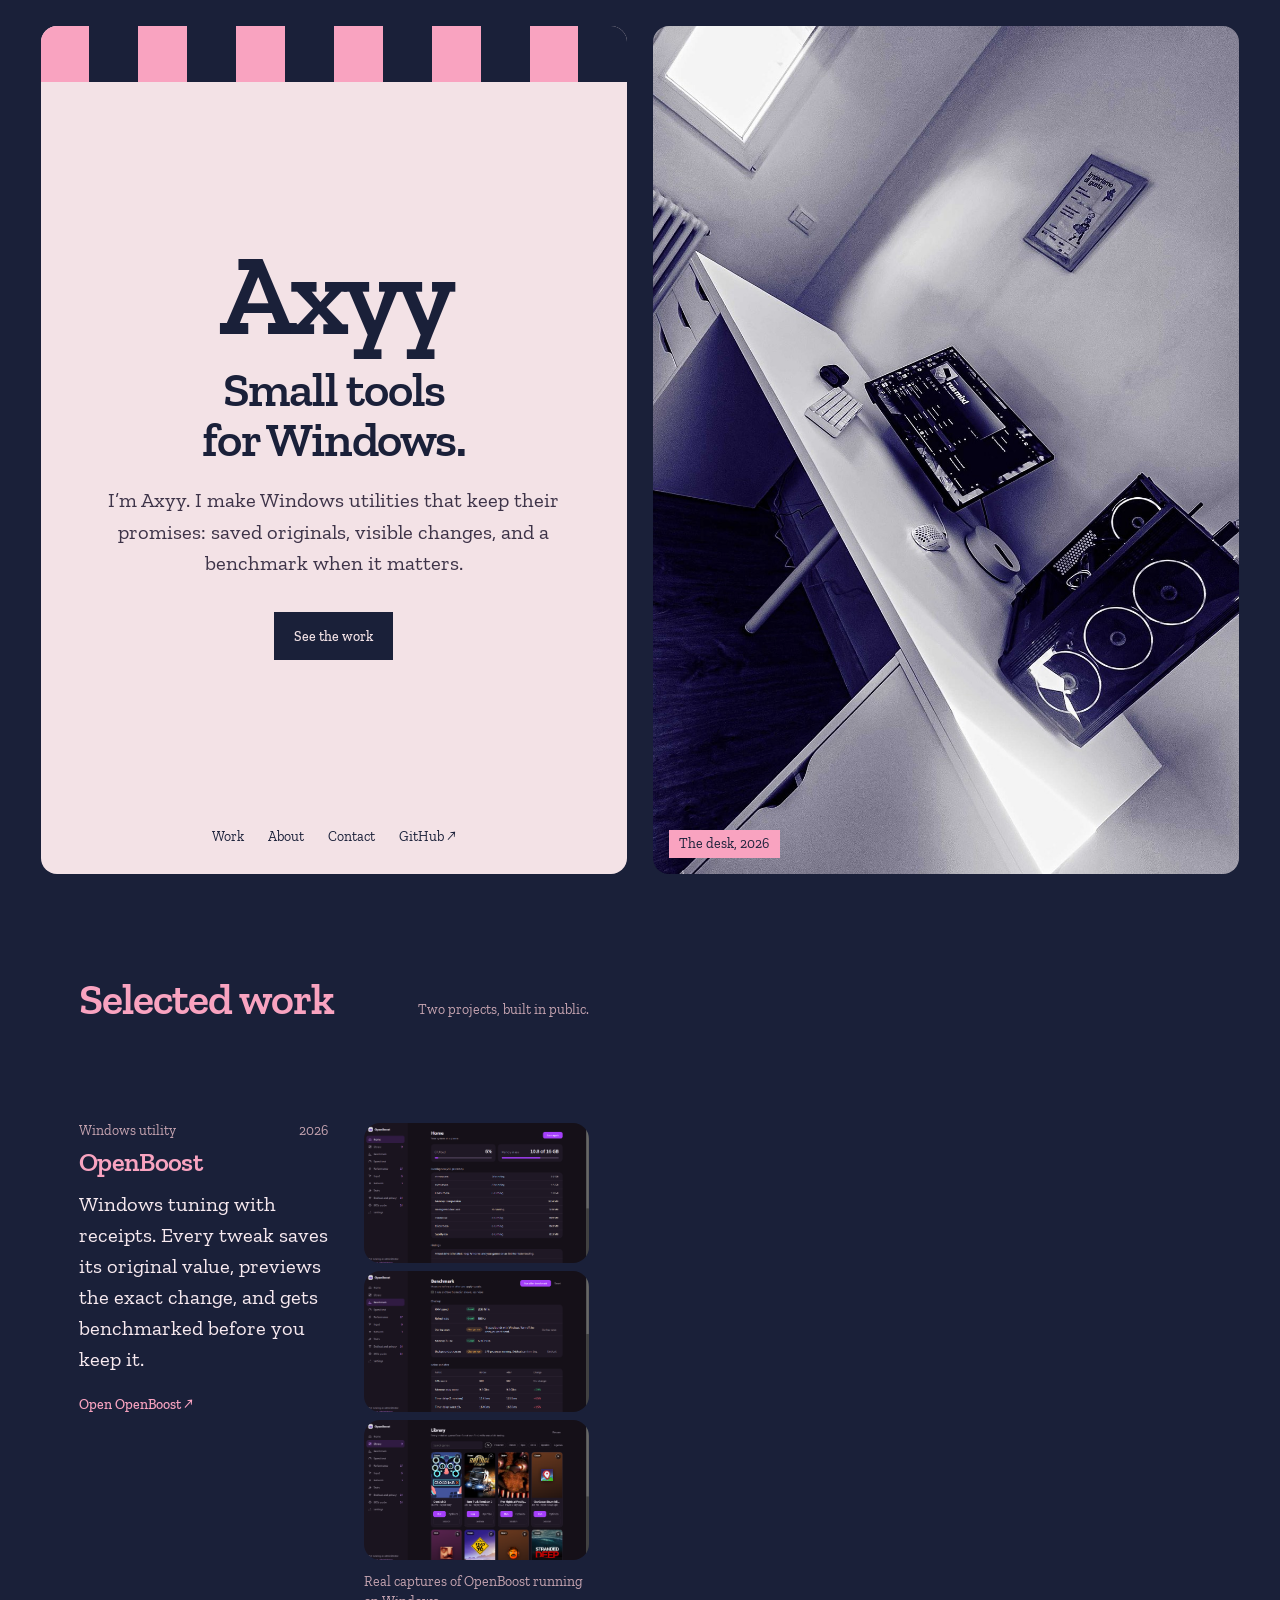
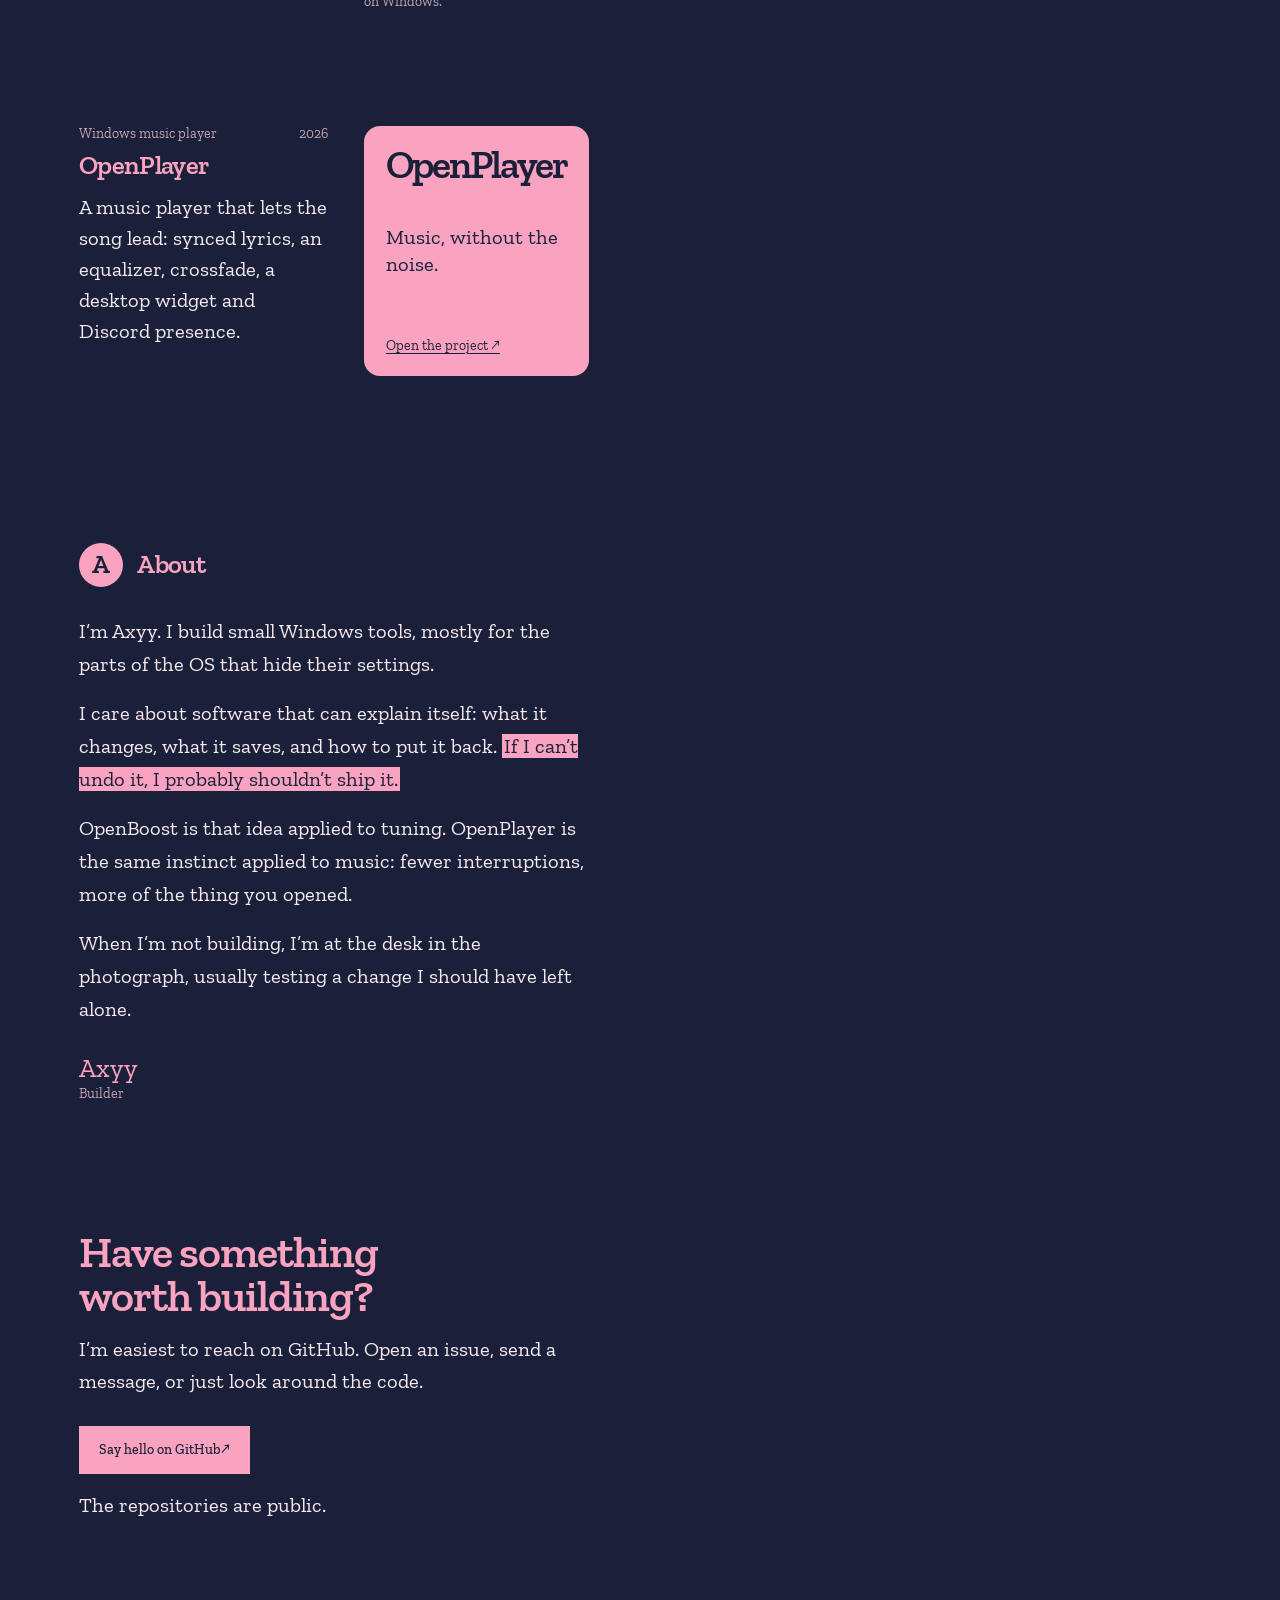
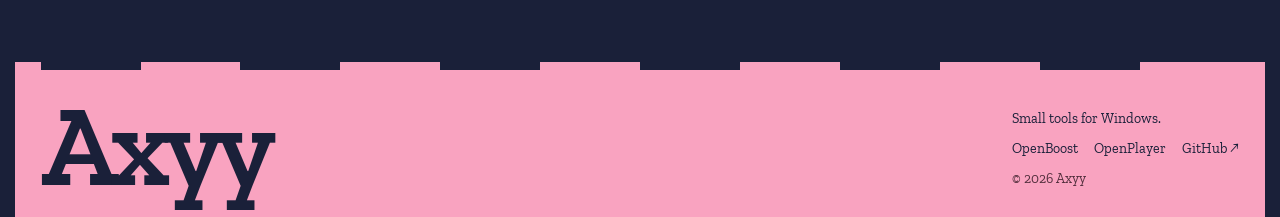
<file: index.html>
<!doctype html>
<html lang="en">
<head>
  <meta charset="utf-8">
  <meta name="viewport" content="width=device-width, initial-scale=1">
  <meta name="theme-color" content="#1a2039">
  <meta name="description" content="Axyy builds small, honest software for Windows. Projects: OpenBoost and OpenPlayer.">
  <meta property="og:title" content="Axyy — small tools for Windows">
  <meta property="og:description" content="Axyy builds small, honest software for Windows. Projects: OpenBoost and OpenPlayer.">
  <meta property="og:image" content="assets/axy-photo.jpg">
  <meta property="og:type" content="website">
  <title>Axyy — small tools for Windows</title>
  <link rel="icon" type="image/svg+xml" href="assets/favicon.svg">
  <link rel="preconnect" href="https://fonts.googleapis.com">
  <link rel="preconnect" href="https://fonts.gstatic.com" crossorigin>
  <link href="https://fonts.googleapis.com/css2?family=Zilla+Slab:ital,wght@0,400;0,500;0,600;1,400;1,500;1,600&display=swap" rel="stylesheet">
  <link rel="stylesheet" href="styles.css">
  <script>document.documentElement.classList.add('js')</script>
</head>
<body>
  <a class="skip-link" href="#main">Skip to content</a>

  <div class="site-frame" id="top">
    <div class="stage-wrap">
      <figure class="stage" aria-labelledby="stage-caption">
        <img class="stage-photo" src="assets/axy-photo.jpg" width="1600" height="1600" alt="A top-down view of Axyy's workspace, with a PC, monitor, keyboard and window light.">
        <figcaption class="stage-caption" id="stage-caption">The desk, 2026</figcaption>
      </figure>
    </div>

    <main class="column" id="main">
      <section class="hero-card" aria-labelledby="hero-title">
        <div class="stripe" aria-hidden="true">
          <span></span><span></span><span></span><span></span><span></span><span></span>
          <span></span><span></span><span></span><span></span><span></span><span></span>
        </div>

        <div class="hero-inner">
          <p class="wordmark">Axyy</p>
          <h1 id="hero-title">Small tools for Windows.</h1>
          <p class="hero-support">I’m Axyy. I make Windows utilities that keep their promises: saved originals, visible changes, and a benchmark when it matters.</p>
          <a class="button" href="#work">See the work</a>
        </div>

        <nav class="hero-links" aria-label="Primary">
          <a href="#work">Work</a>
          <a href="#about">About</a>
          <a href="#contact">Contact</a>
          <a href="https://github.com/ExbotsSites" target="_blank" rel="noopener noreferrer">GitHub ↗</a>
        </nav>
      </section>

      <section class="work" id="work" aria-labelledby="work-title">
        <div class="section-head" data-reveal>
          <h2 id="work-title">Selected work</h2>
          <p>Two projects, built in public.</p>
        </div>

        <article class="project" data-reveal>
          <div class="project-body">
            <div class="project-meta"><span>Windows utility</span><span>2026</span></div>
            <h3>OpenBoost</h3>
            <p>Windows tuning with receipts. Every tweak saves its original value, previews the exact change, and gets benchmarked before you keep it.</p>
            <a class="project-link" href="openboost/">Open OpenBoost <span aria-hidden="true">↗</span></a>
          </div>

          <figure class="project-gallery">
            <div class="gallery-main gallery-shot gallery-shot--home" role="img" aria-label="OpenBoost home page showing CPU and memory use, running processes and findings."></div>
            <div class="gallery-thumbs">
              <div class="gallery-shot gallery-shot--bench" role="img" aria-label="OpenBoost benchmark page comparing before and after results."></div>
              <div class="gallery-shot gallery-shot--library" role="img" aria-label="OpenBoost game library with launcher filters, cover art and session buttons."></div>
            </div>
            <figcaption>Real captures of OpenBoost running on Windows.</figcaption>
          </figure>
        </article>

        <article class="project" data-reveal>
          <div class="project-body">
            <div class="project-meta"><span>Windows music player</span><span>2026</span></div>
            <h3>OpenPlayer</h3>
            <p>A music player that lets the song lead: synced lyrics, an equalizer, crossfade, a desktop widget and Discord presence.</p>
          </div>

          <a class="project-plate" href="openplayer/" aria-label="Open the OpenPlayer project">
            <span class="plate-name">OpenPlayer</span>
            <span class="plate-line">Music, without the noise.</span>
            <span class="plate-cta">Open the project <span aria-hidden="true">↗</span></span>
          </a>
        </article>
      </section>

      <section class="about" id="about" data-reveal aria-labelledby="about-title">
        <div class="about-head">
          <span class="initial" aria-hidden="true">A</span>
          <h2 id="about-title">About</h2>
        </div>
        <p>I’m Axyy. I build small Windows tools, mostly for the parts of the OS that hide their settings.</p>
        <p>I care about software that can explain itself: what it changes, what it saves, and how to put it back. <mark>If I can’t undo it, I probably shouldn’t ship it.</mark></p>
        <p>OpenBoost is that idea applied to tuning. OpenPlayer is the same instinct applied to music: fewer interruptions, more of the thing you opened.</p>
        <p>When I’m not building, I’m at the desk in the photograph, usually testing a change I should have left alone.</p>
        <p class="signature">Axyy <span>Builder</span></p>
      </section>

      <section class="contact" id="contact" data-reveal aria-labelledby="contact-title">
        <h2 id="contact-title">Have something worth building?</h2>
        <p>I’m easiest to reach on GitHub. Open an issue, send a message, or just look around the code.</p>
        <a class="button button--pink" href="https://github.com/ExbotsSites" target="_blank" rel="noopener noreferrer">Say hello on GitHub <span aria-hidden="true">↗</span></a>
        <p class="contact-note">The repositories are public.</p>
      </section>
    </main>
  </div>

  <footer class="site-footer">
    <div class="stripe stripe--thin" aria-hidden="true">
      <span></span><span></span><span></span><span></span><span></span><span></span>
      <span></span><span></span><span></span><span></span><span></span><span></span>
    </div>
    <div class="footer-inner">
      <p class="footer-wordmark">Axyy</p>
      <div class="footer-side">
        <p>Small tools for Windows.</p>
        <nav class="footer-links" aria-label="Elsewhere">
          <a href="openboost/">OpenBoost</a>
          <a href="openplayer/">OpenPlayer</a>
          <a href="https://github.com/ExbotsSites" target="_blank" rel="noopener noreferrer">GitHub ↗</a>
        </nav>
        <p class="footer-meta">© 2026 Axyy</p>
      </div>
    </div>
  </footer>

  <script src="app.js"></script>
</body>
</html>
</file>
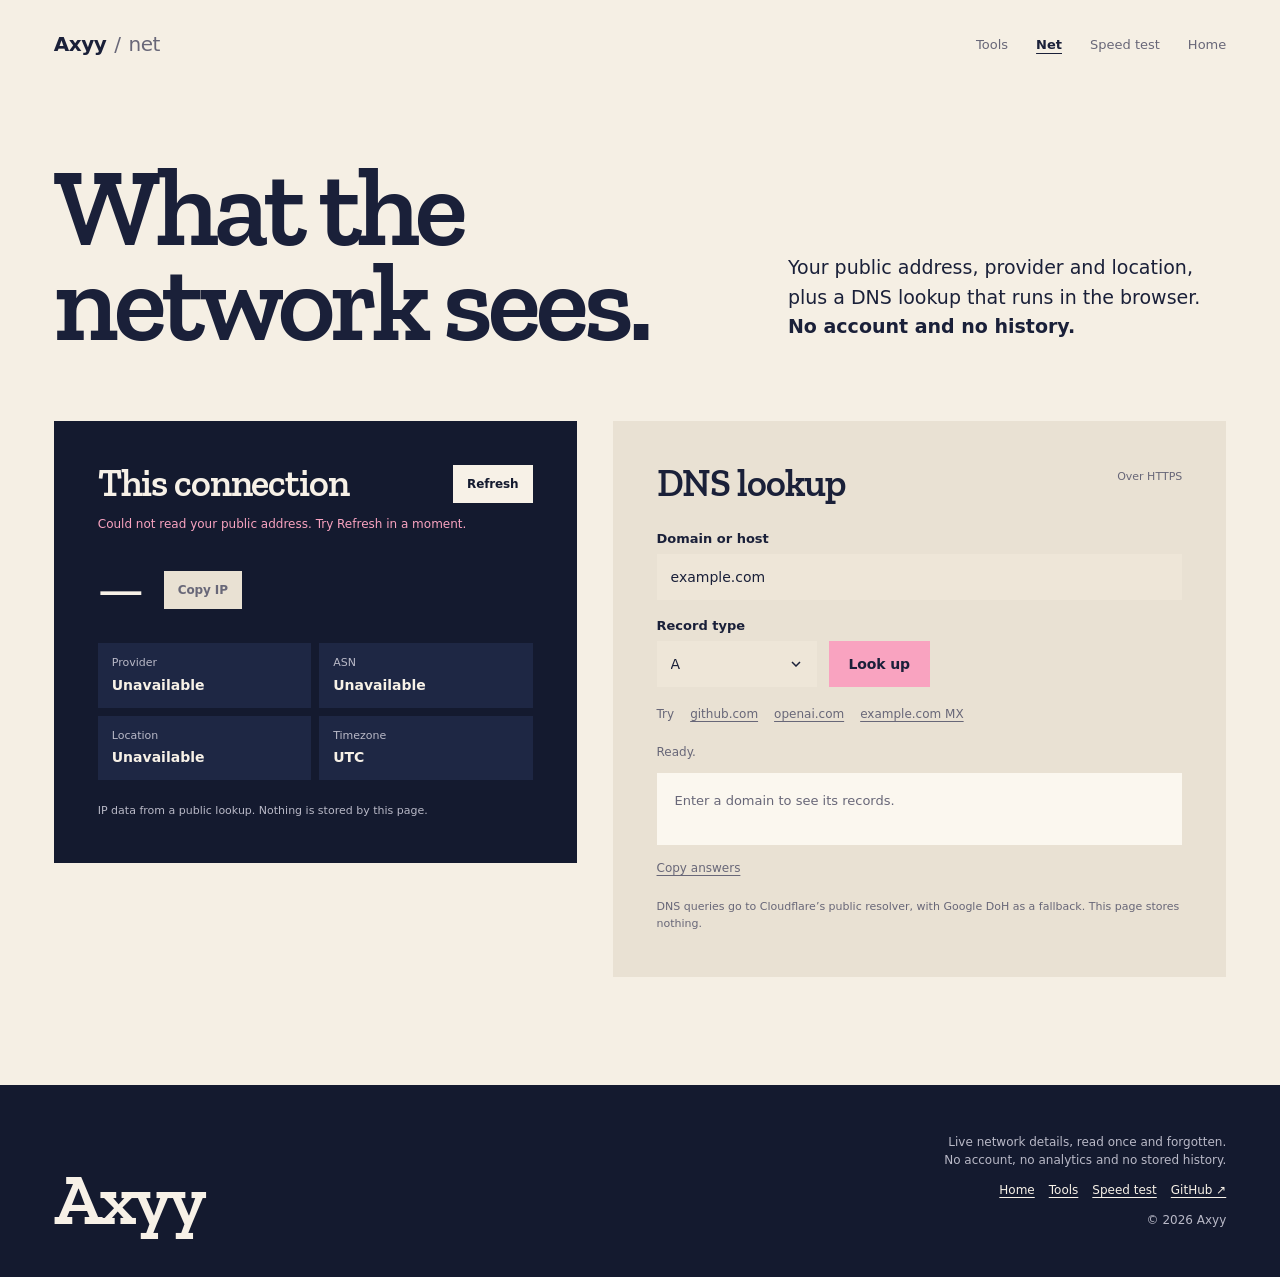
<file: net/index.html>
<!doctype html>
<html lang="en">
<head>
  <meta charset="utf-8">
  <meta name="viewport" content="width=device-width, initial-scale=1">
  <meta name="theme-color" content="#f5efe4">
  <meta name="description" content="See the public IP, provider and DNS records your connection uses. Live metadata and DNS-over-HTTPS, with no account.">
  <title>Net — Axyy</title>
  <link rel="icon" type="image/svg+xml" href="../assets/favicon.svg">
  <link rel="preconnect" href="https://fonts.googleapis.com">
  <link rel="preconnect" href="https://fonts.gstatic.com" crossorigin>
  <link href="https://fonts.googleapis.com/css2?family=Zilla+Slab:wght@400;500;600;700&display=swap" rel="stylesheet">
  <link rel="stylesheet" href="styles.css?v=3">
  <script src="app.js" defer></script>
</head>
<body>
  <a class="skip-link" href="#main">Skip to network details</a>

  <div class="shell">
    <header class="topbar">
      <a class="brand" href="../" aria-label="Axyy home">
        <span class="brand-name">Axyy</span><span class="brand-slash">/</span><span class="brand-page">net</span>
      </a>
      <nav class="topnav" aria-label="Utilities">
        <a href="../tools/">Tools</a>
        <a href="./" aria-current="page">Net</a>
        <a href="../speed/">Speed test</a>
        <a href="../">Home</a>
      </nav>
    </header>

    <main id="main">
      <section class="hero" aria-labelledby="page-title">
        <h1 id="page-title">What the<br>network sees.</h1>
        <p class="hero-lede">Your public address, provider and location, plus a DNS lookup that runs in the browser. <strong>No account and no history.</strong></p>
      </section>

      <section class="net-grid" aria-label="Network information">
        <article class="identity" aria-labelledby="identity-title">
          <div class="card-head">
            <h2 id="identity-title">This connection</h2>
            <button class="button button--quiet button--small" id="identity-refresh" type="button">Refresh</button>
          </div>

          <p class="identity-status" id="identity-status" role="status" aria-live="polite">Reading your address…</p>

          <div class="ip-line">
            <p class="ip" id="identity-ip">—</p>
            <button class="button button--small" id="identity-copy" type="button" disabled>Copy IP</button>
          </div>

          <dl class="identity-list">
            <div>
              <dt>Provider</dt>
              <dd id="identity-org">—</dd>
            </div>
            <div>
              <dt>ASN</dt>
              <dd id="identity-asn">—</dd>
            </div>
            <div>
              <dt>Location</dt>
              <dd id="identity-location">—</dd>
            </div>
            <div>
              <dt>Timezone</dt>
              <dd id="identity-timezone">—</dd>
            </div>
          </dl>

          <p class="card-note">IP data from <span id="identity-source">a public lookup</span>. Nothing is stored by this page.</p>
        </article>

        <article class="dns" aria-labelledby="dns-title">
          <div class="card-head">
            <h2 id="dns-title">DNS lookup</h2>
            <span class="card-meta">Over HTTPS</span>
          </div>

          <form class="dns-form" id="dns-form">
            <div class="field">
              <label for="dns-name">Domain or host</label>
              <input id="dns-name" name="dns-name" type="text" value="example.com" placeholder="example.com" autocomplete="off" spellcheck="false" required>
            </div>
            <div class="query-row">
              <div class="field field--compact">
                <label for="dns-type">Record type</label>
                <select id="dns-type" name="dns-type">
                  <option value="A">A</option>
                  <option value="AAAA">AAAA</option>
                  <option value="CNAME">CNAME</option>
                  <option value="MX">MX</option>
                  <option value="TXT">TXT</option>
                  <option value="NS">NS</option>
                </select>
              </div>
              <button class="button" id="dns-submit" type="submit">Look up</button>
            </div>
          </form>

          <div class="examples" aria-label="Example lookups">
            <span>Try</span>
            <button class="link-button" type="button" data-domain="github.com">github.com</button>
            <button class="link-button" type="button" data-domain="openai.com">openai.com</button>
            <button class="link-button" type="button" data-domain="example.com" data-type="MX">example.com MX</button>
          </div>

          <p class="status" id="dns-status" role="status" aria-live="polite">Ready.</p>
          <ol class="dns-results" id="dns-results" aria-label="DNS answers">
            <li class="dns-empty">Enter a domain to see its records.</li>
          </ol>
          <div class="dns-foot">
            <button class="link-button" id="dns-copy" type="button" disabled>Copy answers</button>
          </div>

          <p class="card-note">DNS queries go to Cloudflare’s public resolver, with Google DoH as a fallback. This page stores nothing.</p>
        </article>
      </section>
    </main>
  </div>

  <footer class="footer">
    <div class="footer-inner">
      <p class="footer-mark">Axyy</p>
      <div class="footer-side">
        <p>Live network details, read once and forgotten. No account, no analytics and no stored history.</p>
        <nav class="footer-nav" aria-label="Elsewhere">
          <a href="../">Home</a>
          <a href="../tools/">Tools</a>
          <a href="../speed/">Speed test</a>
          <a href="https://github.com/ExbotsSites" target="_blank" rel="noopener noreferrer">GitHub ↗</a>
        </nav>
        <p>© 2026 Axyy</p>
      </div>
    </div>
  </footer>
</body>
</html>
</file>
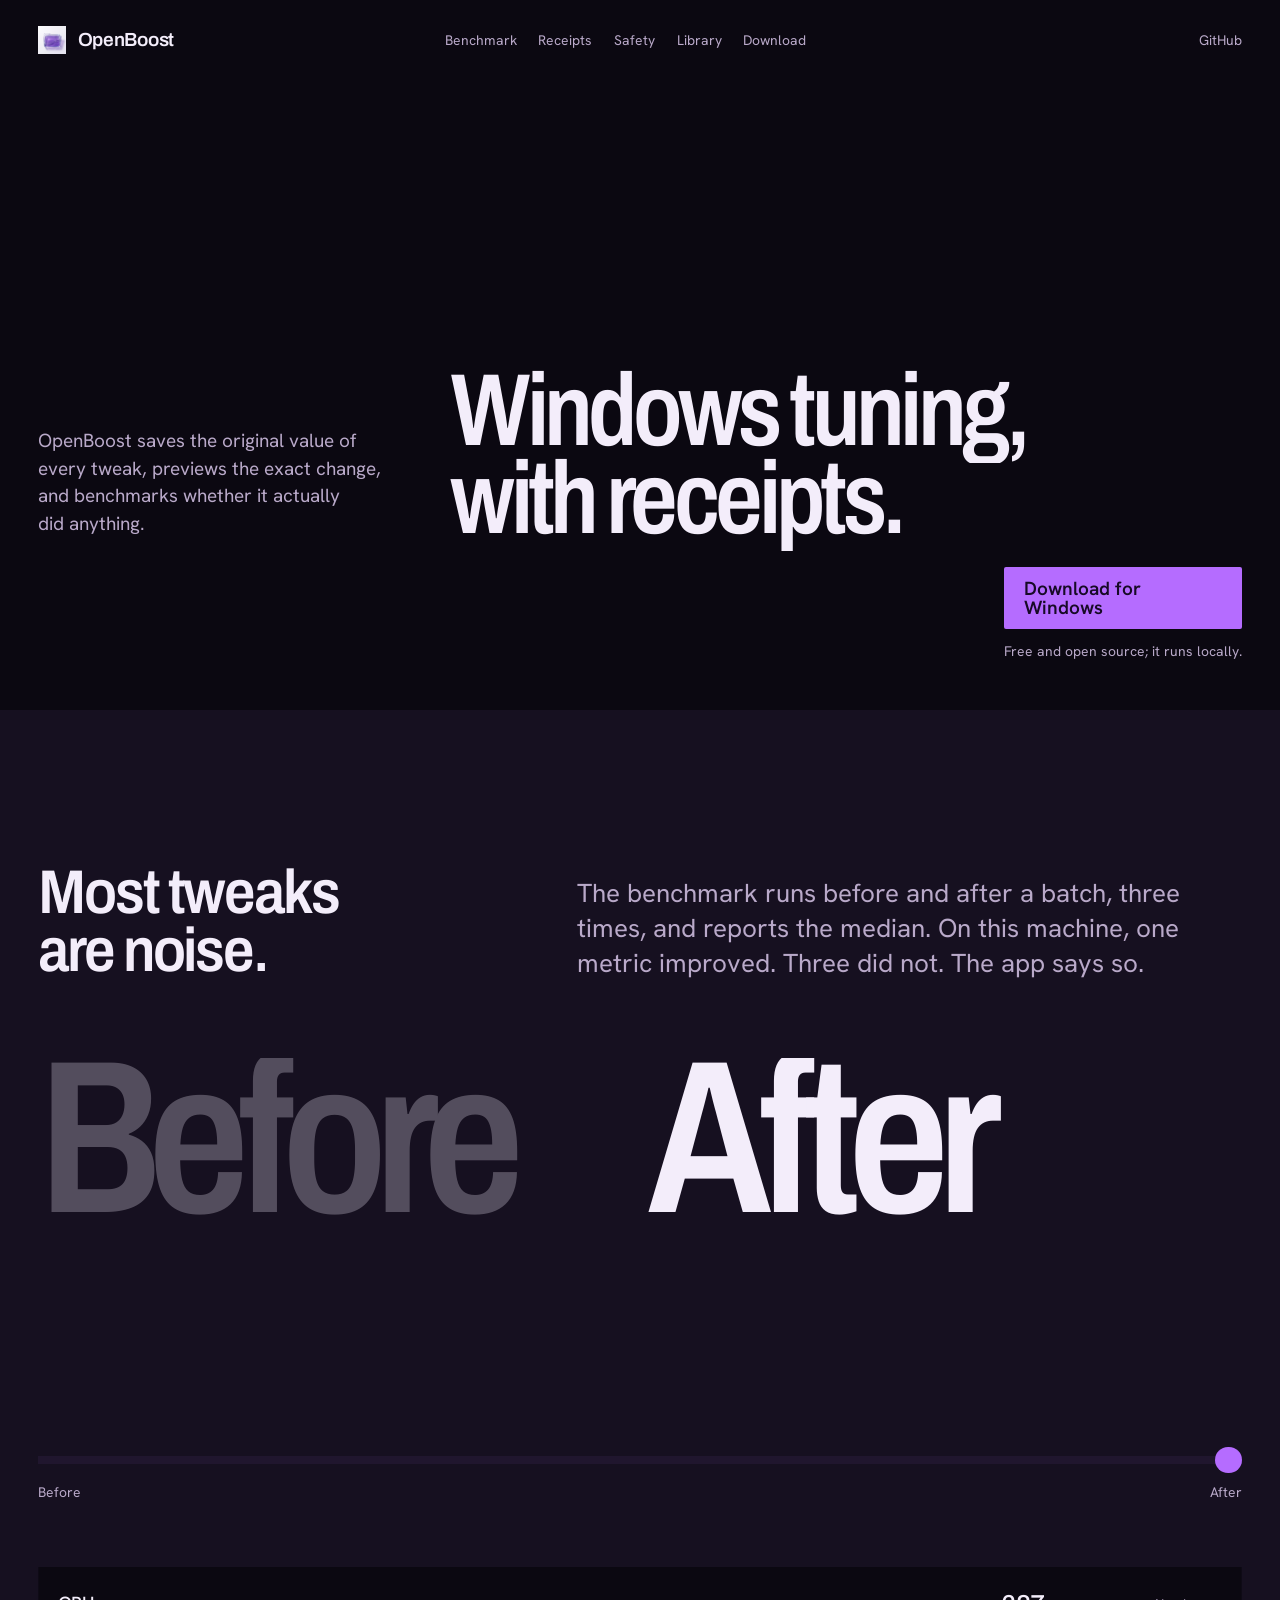
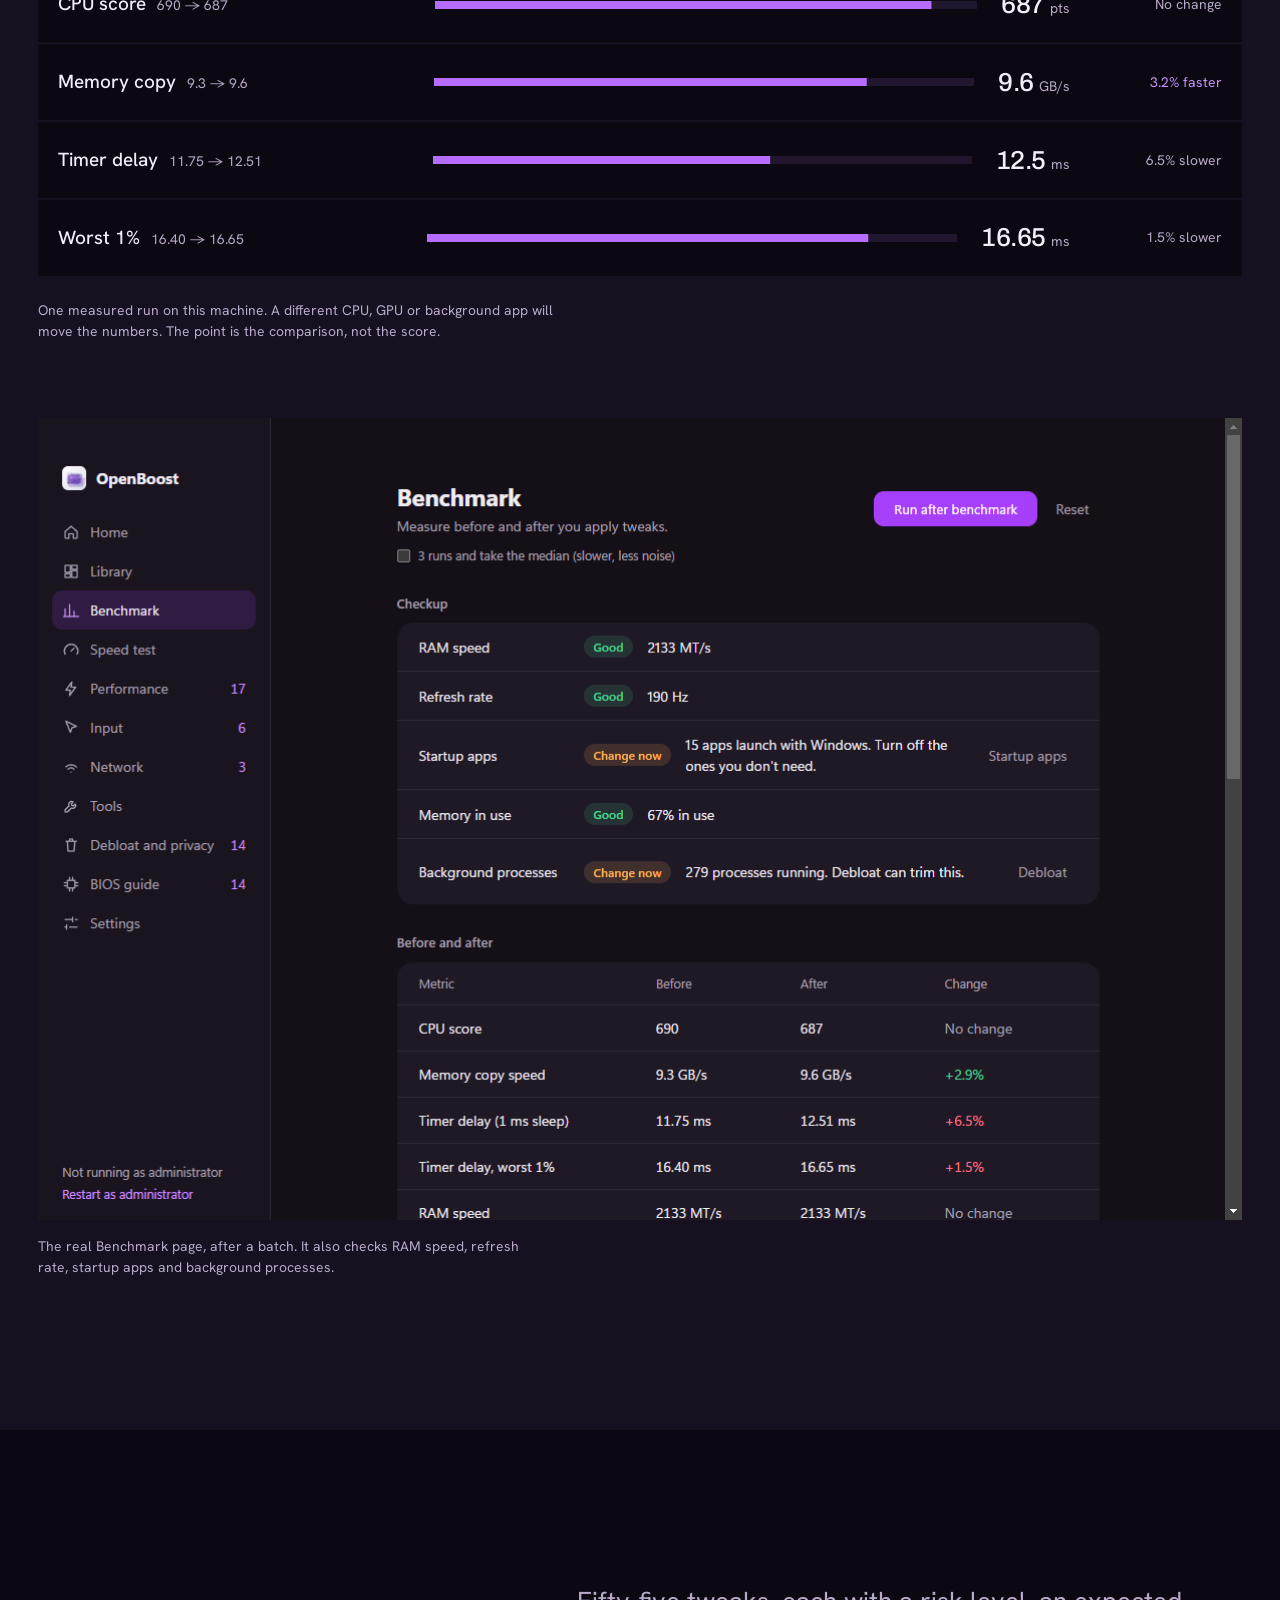
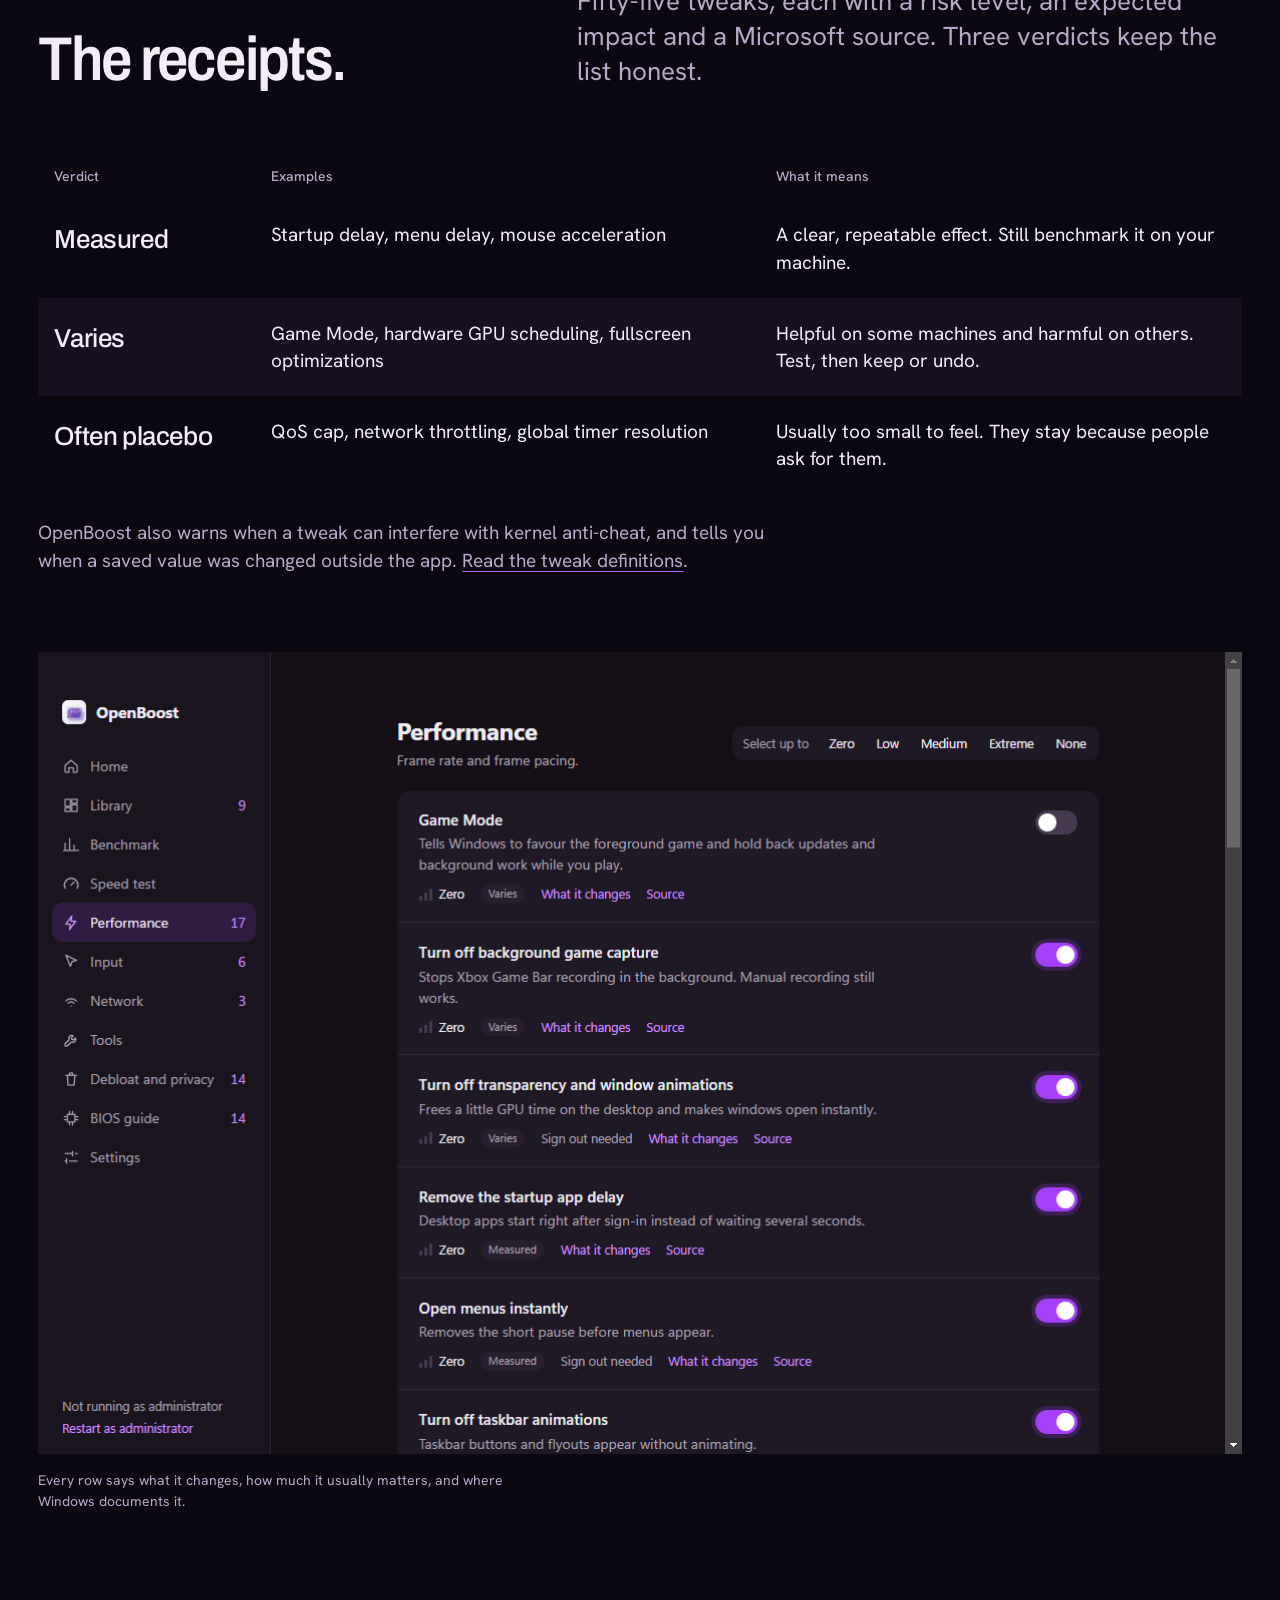
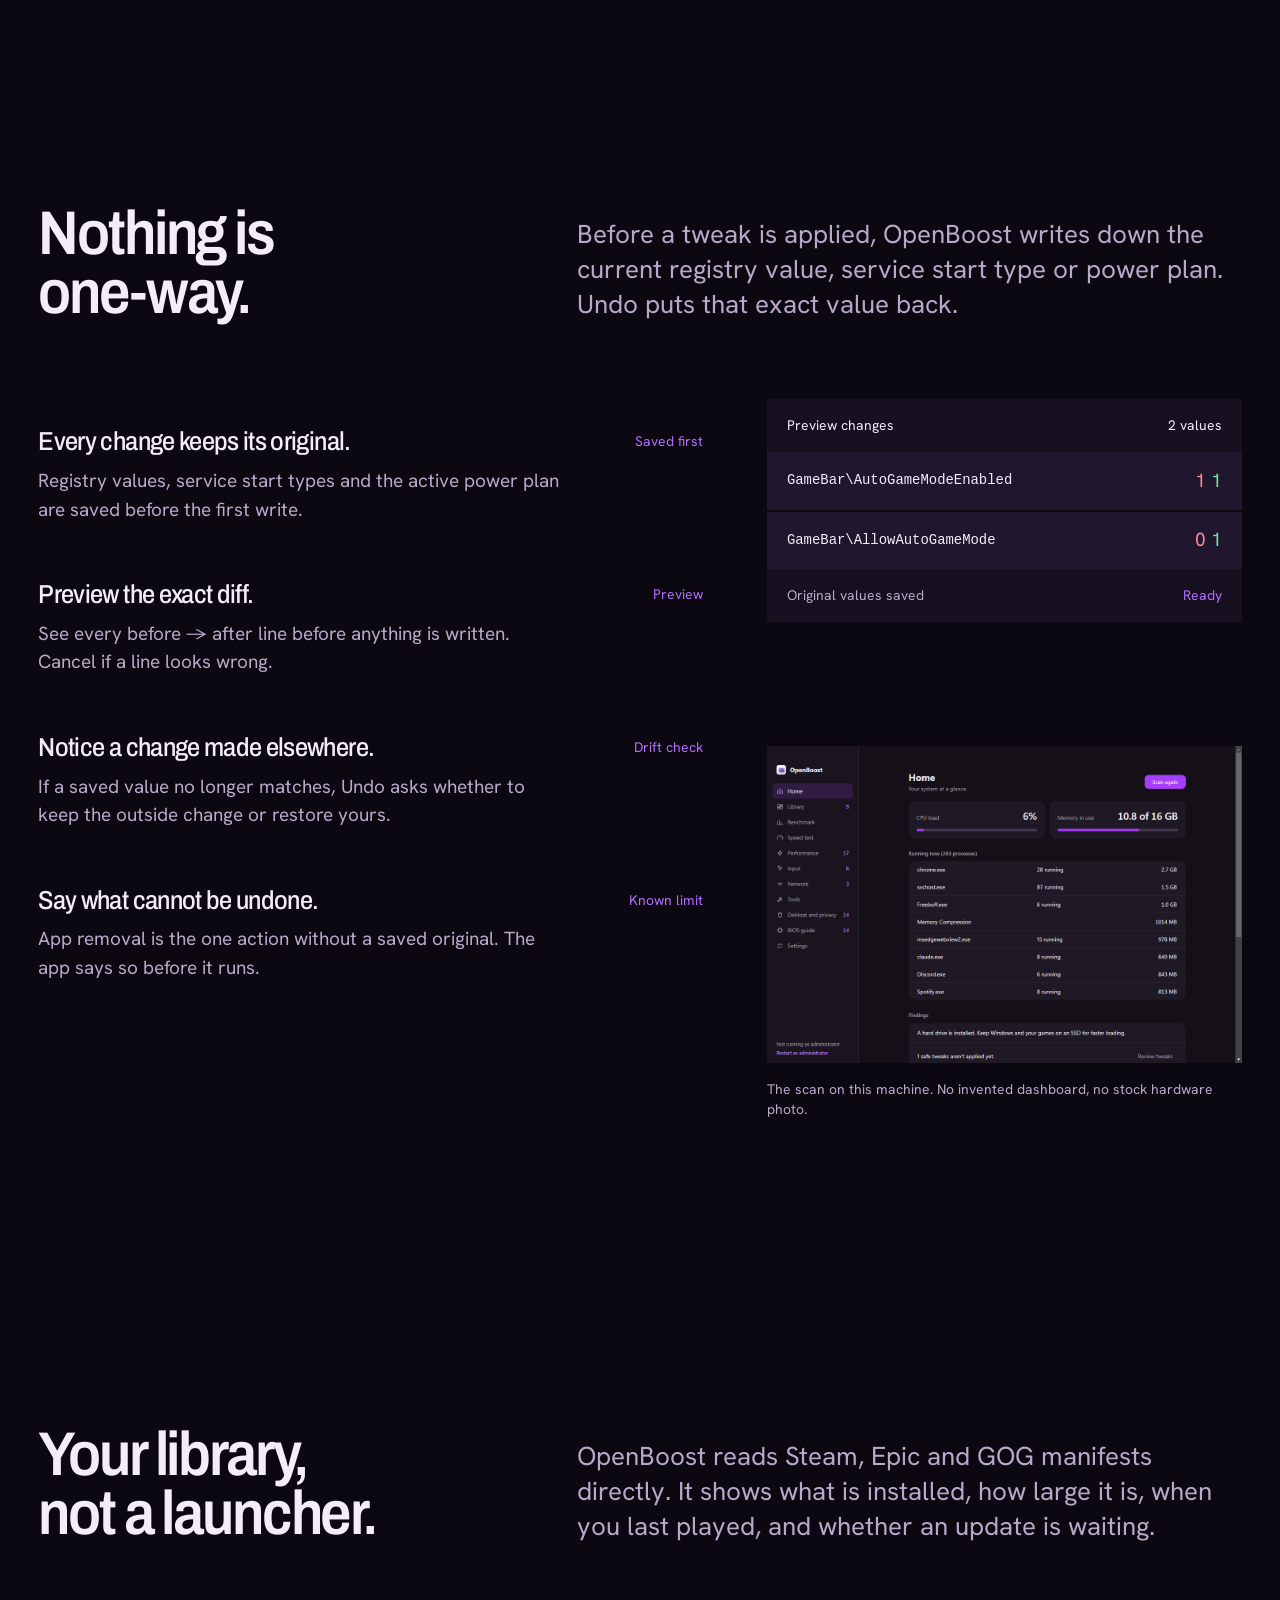
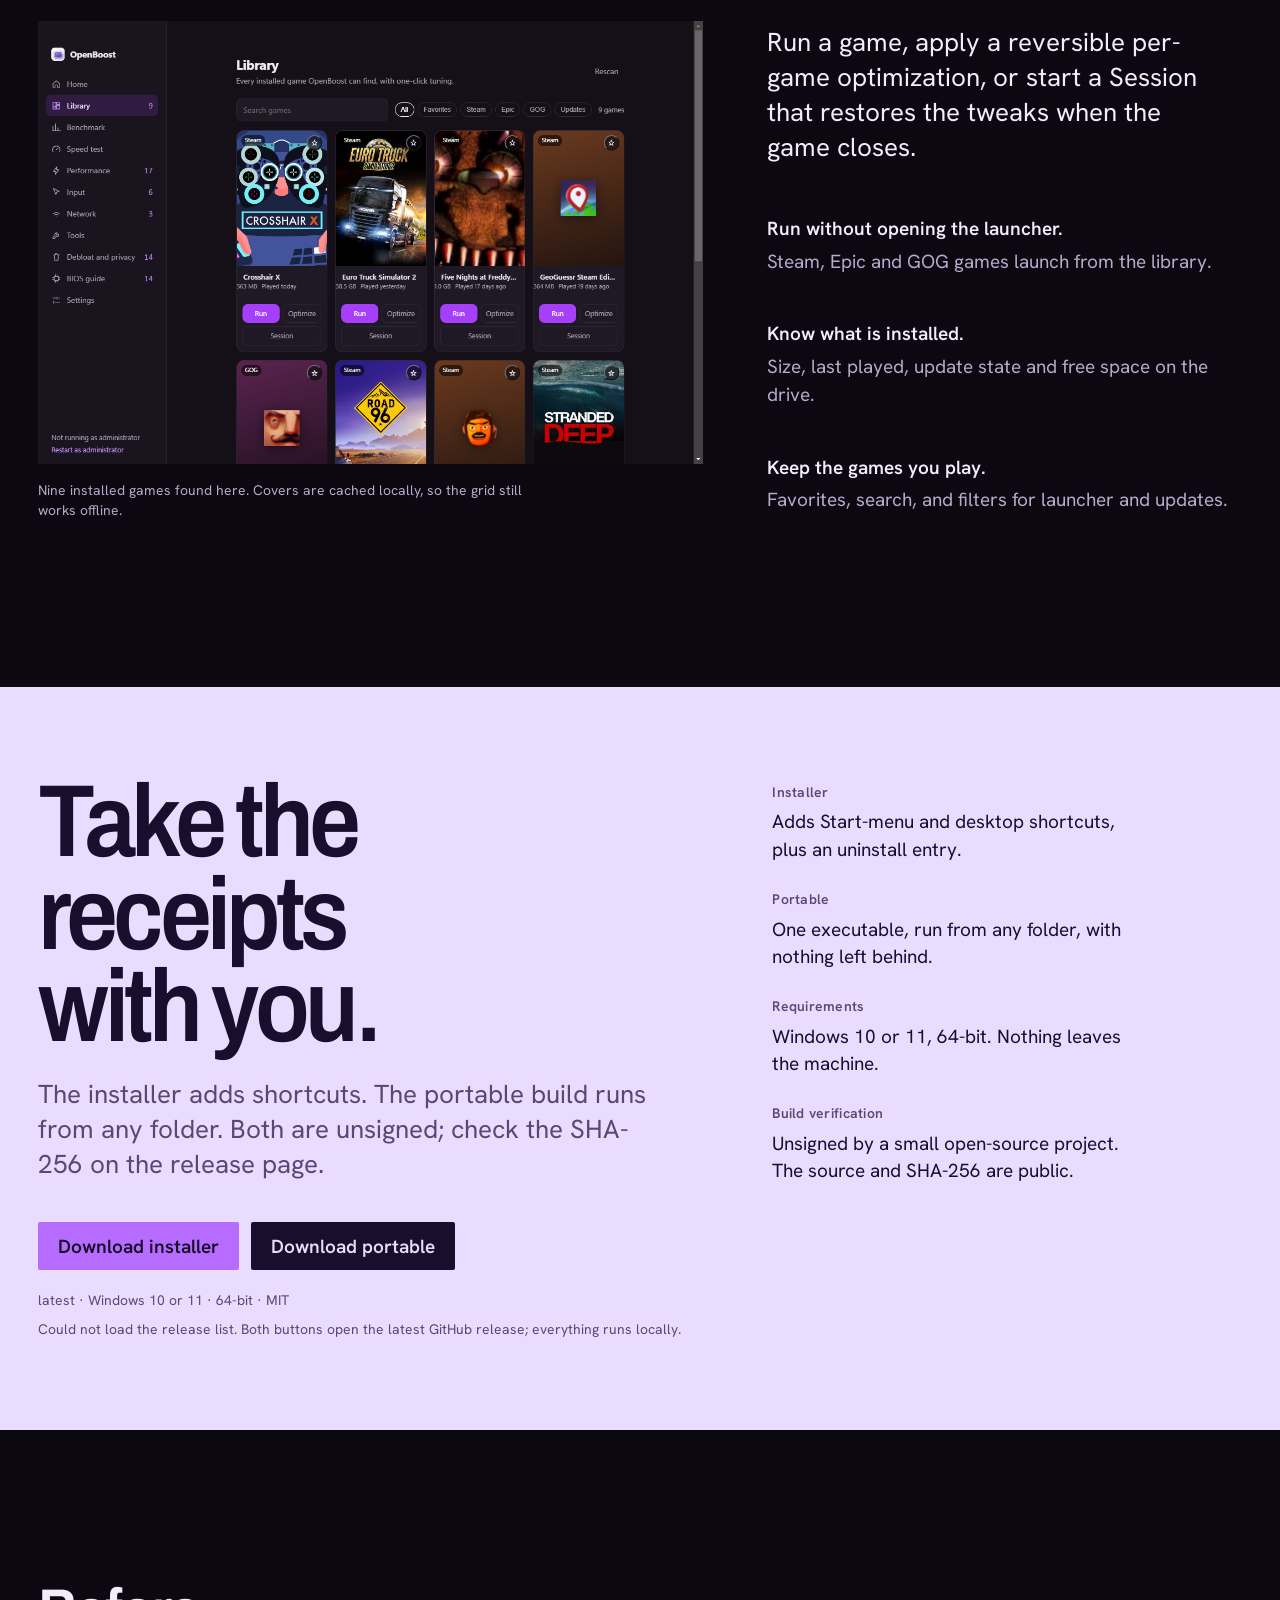
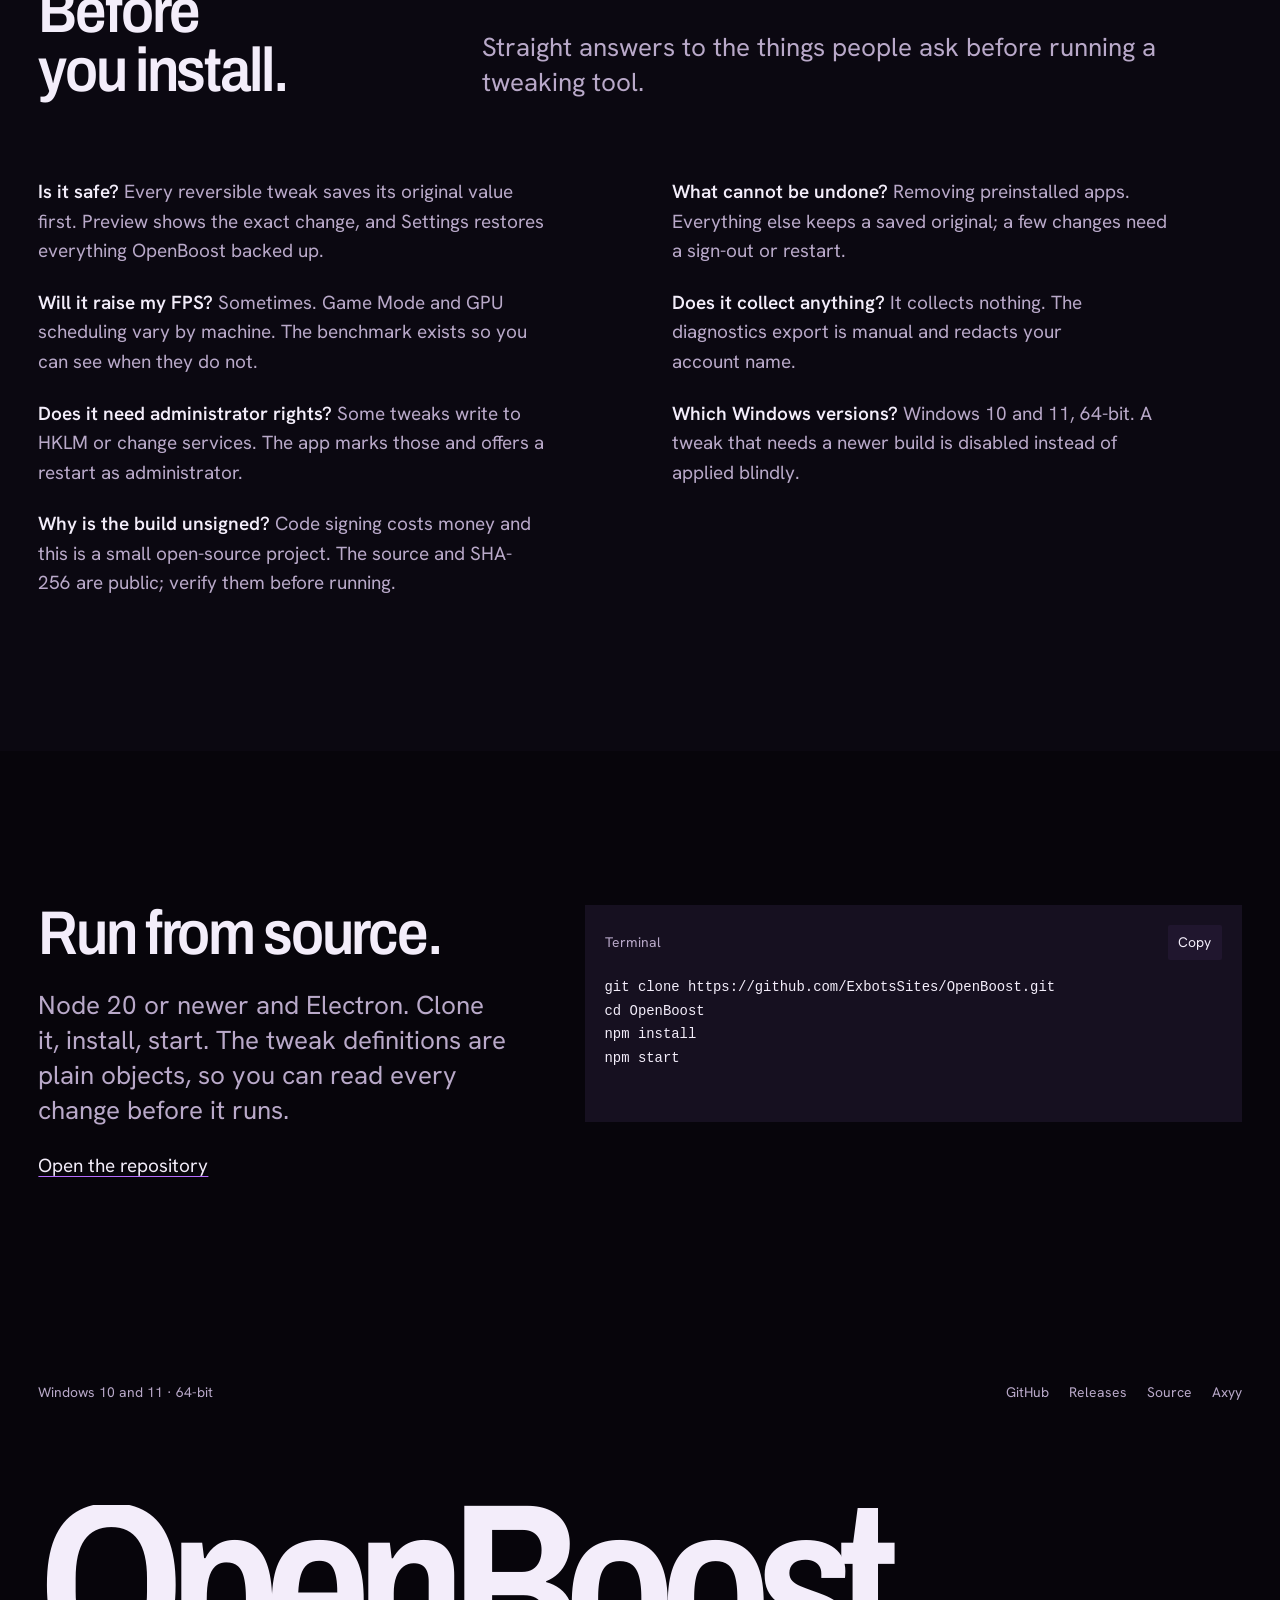
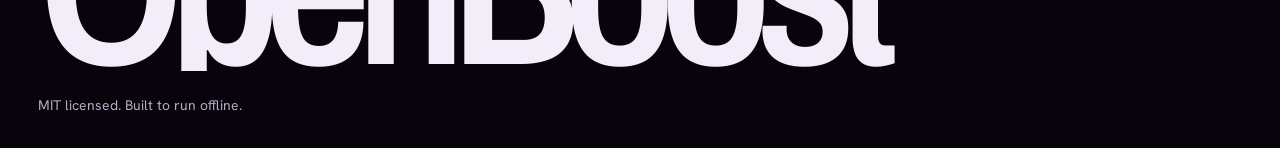
<file: openboost/index.html>
<!doctype html>
<html lang="en">
<head>
  <meta charset="utf-8">
  <meta name="viewport" content="width=device-width, initial-scale=1">
  <meta name="theme-color" content="#0b0811">
  <meta name="description" content="OpenBoost is a small Windows utility that saves the original value of every tweak, previews the exact change, and benchmarks whether it helped.">
  <title>OpenBoost — Windows tuning, with receipts</title>
  <link rel="icon" type="image/x-icon" href="icon.ico">
  <link rel="preconnect" href="https://fonts.googleapis.com">
  <link rel="preconnect" href="https://fonts.gstatic.com" crossorigin>
  <link href="https://fonts.googleapis.com/css2?family=Archivo:wdth,wght@75..125,400..700&family=Hanken+Grotesk:wght@400;500;600&display=swap" rel="stylesheet">
  <link rel="stylesheet" href="styles.css">
  <script>document.documentElement.classList.add('js')</script>
</head>
<body>
  <a class="skip-link" href="#main">Skip to content</a>

  <header class="site-header" id="top">
    <div class="shell header-row">
      <a class="brand" href="#top" aria-label="OpenBoost home">
        <img src="icon.jpg" width="28" height="28" alt="">
        <span>OpenBoost</span>
      </a>

      <nav class="site-nav" aria-label="Sections">
        <a href="#benchmark">Benchmark</a>
        <a href="#proof">Receipts</a>
        <a href="#safety">Safety</a>
        <a href="#library">Library</a>
        <a href="#download">Download</a>
      </nav>

      <a class="header-github" href="https://github.com/ExbotsSites/OpenBoost" target="_blank" rel="noopener noreferrer">GitHub</a>

      <details class="mobile-menu">
        <summary>Menu</summary>
        <nav aria-label="Sections">
          <a href="#benchmark">Benchmark</a>
          <a href="#proof">Receipts</a>
          <a href="#safety">Safety</a>
          <a href="#library">Library</a>
          <a href="#download">Download</a>
          <a href="https://github.com/ExbotsSites/OpenBoost" target="_blank" rel="noopener noreferrer">GitHub</a>
        </nav>
      </details>
    </div>
  </header>

  <main id="main">
    <section class="hero" aria-labelledby="hero-title">
      <div class="shell hero-grid">
        <h1 class="hero-title" id="hero-title">
          <span class="line"><span data-line style="--i:0">Windows tuning,</span></span>
          <span class="line"><span data-line style="--i:1">with receipts.</span></span>
        </h1>

        <p class="hero-support" data-load>OpenBoost saves the original value of every tweak, previews the exact change, and benchmarks whether it actually did anything.</p>

        <div class="hero-cta" data-load>
          <a class="button" href="#download" id="hero-download">Download for Windows</a>
          <span class="hero-note">Free and open source; it runs locally.</span>
        </div>
      </div>
    </section>

    <section class="section section--surface" id="benchmark" aria-labelledby="benchmark-title">
      <div class="shell">
        <div class="section-head">
          <h2 id="benchmark-title">Most tweaks are noise.</h2>
          <p class="lead">The benchmark runs before and after a batch, three times, and reports the median. On this machine, one metric improved. Three did not. The app says so.</p>
        </div>

        <div class="compare" data-compare>
          <div class="compare-words" aria-hidden="true">
            <span class="compare-word" data-side="before">Before</span>
            <span class="compare-word" data-side="after">After</span>
          </div>

          <div class="compare-control">
            <label class="visually-hidden" for="compare-range">Compare the benchmark before and after the tweaks</label>
            <input id="compare-range" type="range" min="0" max="100" value="0" step="1">
            <div class="compare-scale" aria-hidden="true"><span>Before</span><span>After</span></div>
          </div>

          <div class="metrics" data-stagger>
            <div class="metric" data-before="690" data-after="687" data-good="up" data-decimals="0" data-max="750" data-reveal="rise">
              <span class="metric-name">CPU score <small class="metric-values">690 → 687</small></span>
              <span class="metric-track" aria-hidden="true"><i></i></span>
              <span class="metric-read"><b data-now>690</b><span class="metric-unit">pts</span></span>
              <span class="metric-delta" data-delta>Baseline</span>
            </div>
            <div class="metric" data-before="9.3" data-after="9.6" data-good="up" data-decimals="1" data-max="12" data-reveal="rise">
              <span class="metric-name">Memory copy <small class="metric-values">9.3 → 9.6</small></span>
              <span class="metric-track" aria-hidden="true"><i></i></span>
              <span class="metric-read"><b data-now>9.3</b><span class="metric-unit">GB/s</span></span>
              <span class="metric-delta" data-delta>Baseline</span>
            </div>
            <div class="metric" data-before="11.75" data-after="12.51" data-good="down" data-decimals="1" data-max="20" data-reveal="rise">
              <span class="metric-name">Timer delay <small class="metric-values">11.75 → 12.51</small></span>
              <span class="metric-track" aria-hidden="true"><i></i></span>
              <span class="metric-read"><b data-now>11.75</b><span class="metric-unit">ms</span></span>
              <span class="metric-delta" data-delta>Baseline</span>
            </div>
            <div class="metric" data-before="16.40" data-after="16.65" data-good="down" data-decimals="2" data-max="20" data-reveal="rise">
              <span class="metric-name">Worst 1% <small class="metric-values">16.40 → 16.65</small></span>
              <span class="metric-track" aria-hidden="true"><i></i></span>
              <span class="metric-read"><b data-now>16.40</b><span class="metric-unit">ms</span></span>
              <span class="metric-delta" data-delta>Baseline</span>
            </div>
          </div>

          <p class="compare-note">One measured run on this machine. A different CPU, GPU or background app will move the numbers. The point is the comparison, not the score.</p>
        </div>

        <figure class="shot shot--bench" data-reveal="clip">
          <img src="screenshots/bench.png" width="1200" height="800" alt="OpenBoost benchmark page showing before and after CPU, memory, timer and worst-frame results.">
          <figcaption>The real Benchmark page, after a batch. It also checks RAM speed, refresh rate, startup apps and background processes.</figcaption>
        </figure>
      </div>
    </section>

    <section class="section" id="proof" aria-labelledby="proof-title">
      <div class="shell">
        <div class="section-head">
          <h2 id="proof-title">The receipts.</h2>
          <p class="lead">Fifty-five tweaks, each with a risk level, an expected impact and a Microsoft source. Three verdicts keep the list honest.</p>
        </div>

        <table class="proof-table">
          <thead>
            <tr><th scope="col">Verdict</th><th scope="col">Examples</th><th scope="col">What it means</th></tr>
          </thead>
          <tbody data-stagger>
            <tr data-reveal="rise">
              <th scope="row">Measured</th>
              <td>Startup delay, menu delay, mouse acceleration</td>
              <td>A clear, repeatable effect. Still benchmark it on your machine.</td>
            </tr>
            <tr data-reveal="rise">
              <th scope="row">Varies</th>
              <td>Game Mode, hardware GPU scheduling, fullscreen optimizations</td>
              <td>Helpful on some machines and harmful on others. Test, then keep or undo.</td>
            </tr>
            <tr data-reveal="rise">
              <th scope="row">Often placebo</th>
              <td>QoS cap, network throttling, global timer resolution</td>
              <td>Usually too small to feel. They stay because people ask for them.</td>
            </tr>
          </tbody>
        </table>

        <p class="proof-note">OpenBoost also warns when a tweak can interfere with kernel anti-cheat, and tells you when a saved value was changed outside the app. <a class="link" href="https://github.com/ExbotsSites/OpenBoost/blob/main/tweaks.js" target="_blank" rel="noopener noreferrer">Read the tweak definitions</a>.</p>

        <figure class="shot shot--proof" data-reveal="clip">
          <img src="screenshots/tweaks.png" width="1200" height="800" alt="OpenBoost Performance page showing impact tags and Source links beside each tweak.">
          <figcaption>Every row says what it changes, how much it usually matters, and where Windows documents it.</figcaption>
        </figure>
      </div>
    </section>

    <section class="section section--safety" id="safety" aria-labelledby="safety-title">
      <div class="shell">
        <div class="section-head">
          <h2 id="safety-title">Nothing is one-way.</h2>
          <p class="lead">Before a tweak is applied, OpenBoost writes down the current registry value, service start type or power plan. Undo puts that exact value back.</p>
        </div>

        <div class="safety-grid">
          <div class="bands" data-stagger>
            <article class="band" data-reveal="left">
              <div><h3>Every change keeps its original.</h3><p>Registry values, service start types and the active power plan are saved before the first write.</p></div>
              <span class="band-state">Saved first</span>
            </article>
            <article class="band" data-reveal="left">
              <div><h3>Preview the exact diff.</h3><p>See every before → after line before anything is written. Cancel if a line looks wrong.</p></div>
              <span class="band-state">Preview</span>
            </article>
            <article class="band" data-reveal="left">
              <div><h3>Notice a change made elsewhere.</h3><p>If a saved value no longer matches, Undo asks whether to keep the outside change or restore yours.</p></div>
              <span class="band-state">Drift check</span>
            </article>
            <article class="band" data-reveal="left">
              <div><h3>Say what cannot be undone.</h3><p>App removal is the one action without a saved original. The app says so before it runs.</p></div>
              <span class="band-state">Known limit</span>
            </article>
          </div>

          <div class="safety-side">
            <div class="diff" data-ui aria-label="Example of a preview comparison">
              <div class="diff-head"><span>Preview changes</span><span>2 values</span></div>
              <div class="diff-body">
                <div class="diff-row"><code>GameBar\AutoGameModeEnabled</code><span><del>1</del> <ins>1</ins></span></div>
                <div class="diff-row"><code>GameBar\AllowAutoGameMode</code><span><del>0</del> <ins>1</ins></span></div>
              </div>
              <div class="diff-foot"><span>Original values saved</span><span class="diff-status">Ready</span></div>
            </div>

            <figure class="shot shot--safety" data-reveal="clip">
              <img src="screenshots/home.png" width="1200" height="800" alt="OpenBoost Home page showing CPU and memory use, running processes and findings.">
              <figcaption>The scan on this machine. No invented dashboard, no stock hardware photo.</figcaption>
            </figure>
          </div>
        </div>
      </div>
    </section>

    <section class="section section--library" id="library" aria-labelledby="library-title">
      <div class="shell">
        <div class="section-head">
          <h2 id="library-title">Your library, not a launcher.</h2>
          <p class="lead">OpenBoost reads Steam, Epic and GOG manifests directly. It shows what is installed, how large it is, when you last played, and whether an update is waiting.</p>
        </div>

        <div class="library-grid">
          <figure class="shot shot--library" data-reveal="clip">
            <img src="screenshots/library.png" width="1200" height="800" alt="OpenBoost game library showing Steam, Epic and GOG covers, install sizes, favorites and Session buttons.">
            <figcaption>Nine installed games found here. Covers are cached locally, so the grid still works offline.</figcaption>
          </figure>

          <div class="library-facts" data-reveal="rise">
            <p class="facts-lead">Run a game, apply a reversible per-game optimization, or start a Session that restores the tweaks when the game closes.</p>
            <ul class="facts">
              <li><strong>Run without opening the launcher.</strong><span>Steam, Epic and GOG games launch from the library.</span></li>
              <li><strong>Know what is installed.</strong><span>Size, last played, update state and free space on the drive.</span></li>
              <li><strong>Keep the games you play.</strong><span>Favorites, search, and filters for launcher and updates.</span></li>
            </ul>
          </div>
        </div>
      </div>
    </section>

    <section class="download" id="download" aria-labelledby="download-title">
      <div class="shell download-grid">
        <div class="download-main">
          <h2 id="download-title">Take the receipts with you.</h2>
          <p class="download-lead">The installer adds shortcuts. The portable build runs from any folder. Both are unsigned; check the SHA-256 on the release page.</p>

          <div class="download-actions">
            <a class="button button--accent" id="dl-setup" data-download href="https://github.com/ExbotsSites/OpenBoost/releases/latest"><span id="setup-label">Download installer</span></a>
            <a class="button button--ink" id="dl-portable" data-download href="https://github.com/ExbotsSites/OpenBoost/releases/latest"><span id="portable-label">Download portable</span></a>
          </div>

          <p class="download-meta"><span data-version>Latest</span> · Windows 10 or 11 · 64-bit · MIT</p>
          <p class="download-note" id="release-note">Downloads open the latest GitHub release; everything stays on this PC.</p>
        </div>

        <dl class="download-facts" aria-label="Build details">
          <div><dt>Installer</dt><dd>Adds Start-menu and desktop shortcuts, plus an uninstall entry.</dd></div>
          <div><dt>Portable</dt><dd>One executable, run from any folder, with nothing left behind.</dd></div>
          <div><dt>Requirements</dt><dd>Windows 10 or 11, 64-bit. Nothing leaves the machine.</dd></div>
          <div><dt>Build verification</dt><dd>Unsigned by a small open-source project. The source and SHA-256 are public.</dd></div>
        </dl>
      </div>
    </section>

    <section class="section" id="questions" aria-labelledby="questions-title">
      <div class="shell">
        <div class="faq-head">
          <h2 id="questions-title">Before you install.</h2>
          <p class="lead">Straight answers to the things people ask before running a tweaking tool.</p>
        </div>

        <div class="faq-text" data-stagger>
          <p data-reveal="rise"><strong>Is it safe?</strong> Every reversible tweak saves its original value first. Preview shows the exact change, and Settings restores everything OpenBoost backed up.</p>
          <p data-reveal="rise"><strong>Will it raise my FPS?</strong> Sometimes. Game Mode and GPU scheduling vary by machine. The benchmark exists so you can see when they do not.</p>
          <p data-reveal="rise"><strong>Does it need administrator rights?</strong> Some tweaks write to HKLM or change services. The app marks those and offers a restart as administrator.</p>
          <p data-reveal="rise"><strong>Why is the build unsigned?</strong> Code signing costs money and this is a small open-source project. The source and SHA-256 are public; verify them before running.</p>
          <p data-reveal="rise"><strong>What cannot be undone?</strong> Removing preinstalled apps. Everything else keeps a saved original; a few changes need a sign-out or restart.</p>
          <p data-reveal="rise"><strong>Does it collect anything?</strong> It collects nothing. The diagnostics export is manual and redacts your account name.</p>
          <p data-reveal="rise"><strong>Which Windows versions?</strong> Windows 10 and 11, 64-bit. A tweak that needs a newer build is disabled instead of applied blindly.</p>
        </div>
      </div>
    </section>

    <section class="section section--source" id="source" aria-labelledby="source-title">
      <div class="shell source-grid">
        <div data-reveal="rise">
          <h2 id="source-title">Run from source.</h2>
          <p class="lead">Node 20 or newer and Electron. Clone it, install, start. The tweak definitions are plain objects, so you can read every change before it runs.</p>
          <a class="link" href="https://github.com/ExbotsSites/OpenBoost" target="_blank" rel="noopener noreferrer">Open the repository</a>
        </div>

        <div class="code" data-reveal="clip">
          <div class="code-head">
            <span>Terminal</span>
            <button class="copy" id="copy-code" type="button">Copy</button>
          </div>
          <pre><code id="code-block">git clone https://github.com/ExbotsSites/OpenBoost.git
cd OpenBoost
npm install
npm start</code></pre>
          <p class="copy-status" id="copy-status" aria-live="polite"></p>
        </div>
      </div>
    </section>
  </main>

  <footer class="site-footer">
    <div class="shell">
      <div class="footer-top">
        <p class="footer-note">Windows 10 and 11 · 64-bit</p>
        <div class="footer-links">
          <a href="https://github.com/ExbotsSites/OpenBoost" target="_blank" rel="noopener noreferrer">GitHub</a>
          <a href="https://github.com/ExbotsSites/OpenBoost/releases" target="_blank" rel="noopener noreferrer">Releases</a>
          <a href="#source">Source</a>
          <a href="../">Axyy</a>
        </div>
      </div>
      <p class="footer-wordmark">OpenBoost</p>
      <p class="footer-meta">MIT licensed. Built to run offline.</p>
    </div>
  </footer>

  <script src="app.js"></script>
</body>
</html>
</file>
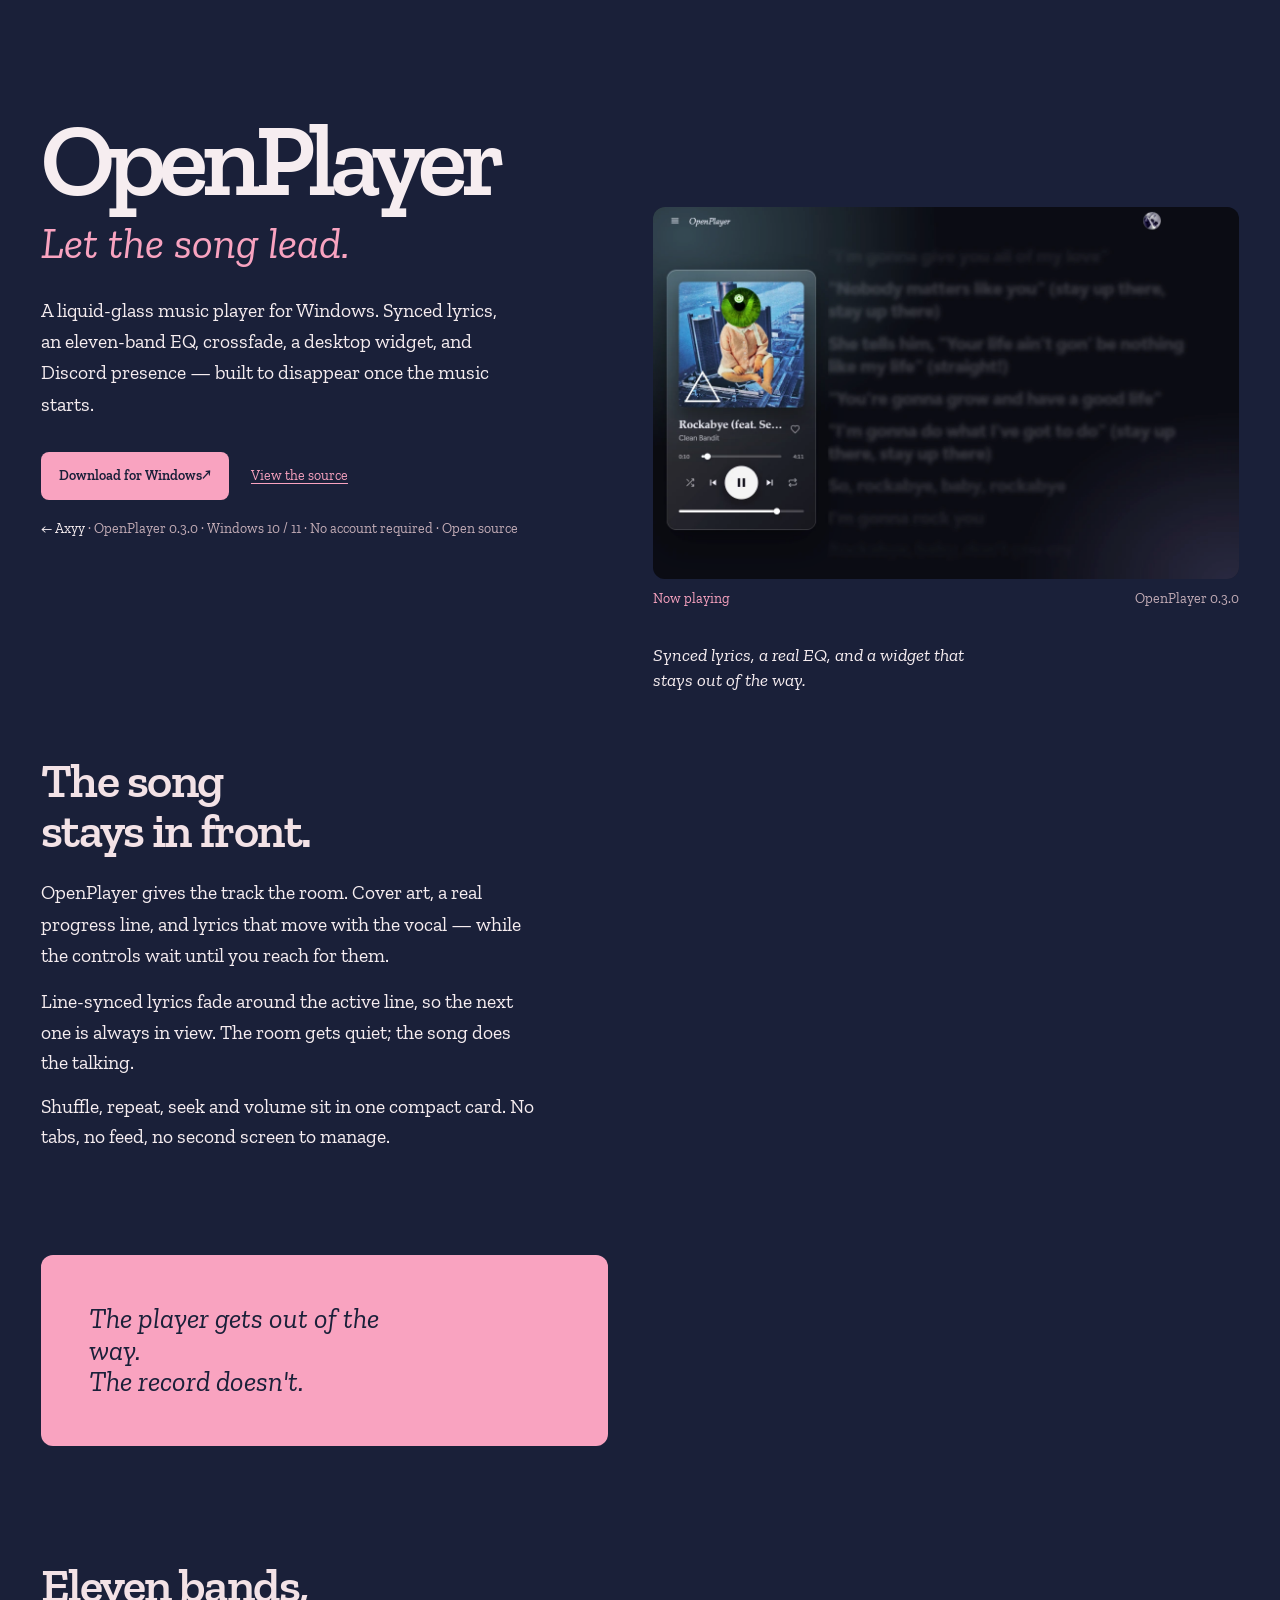
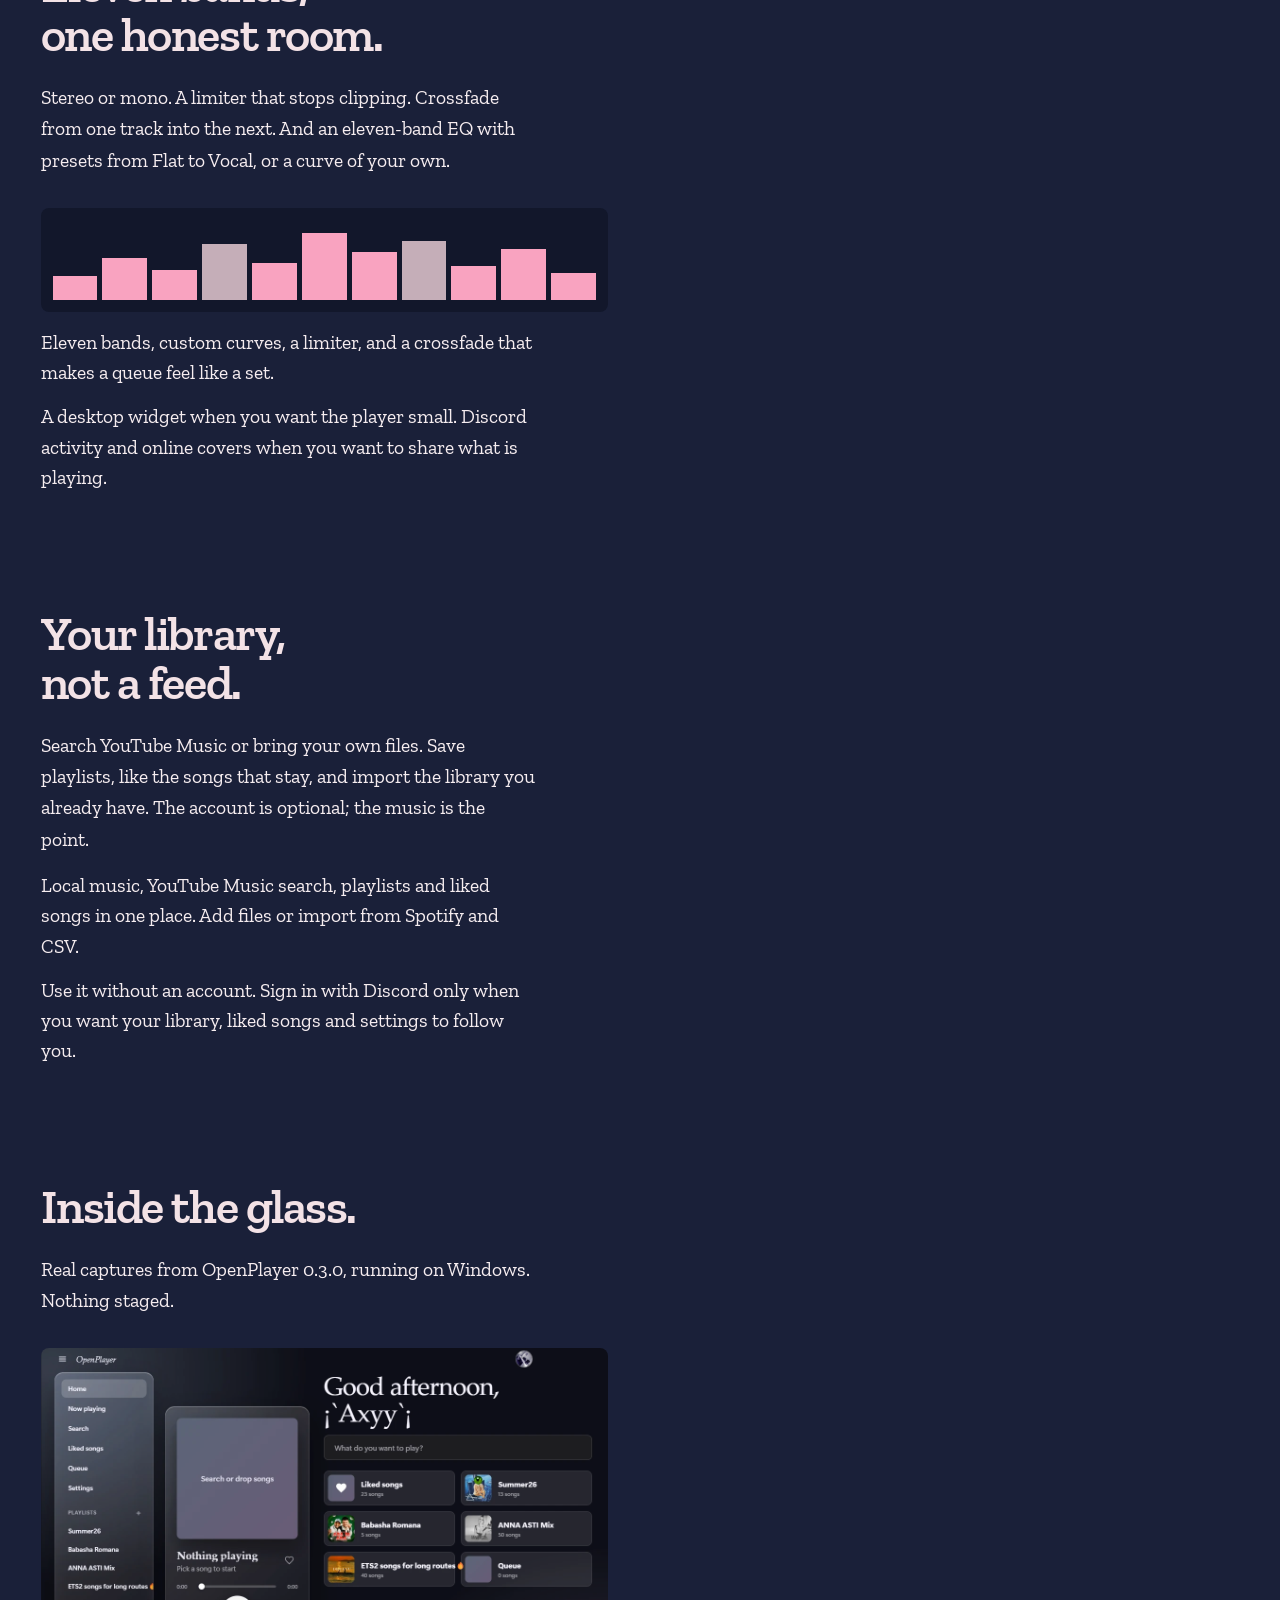
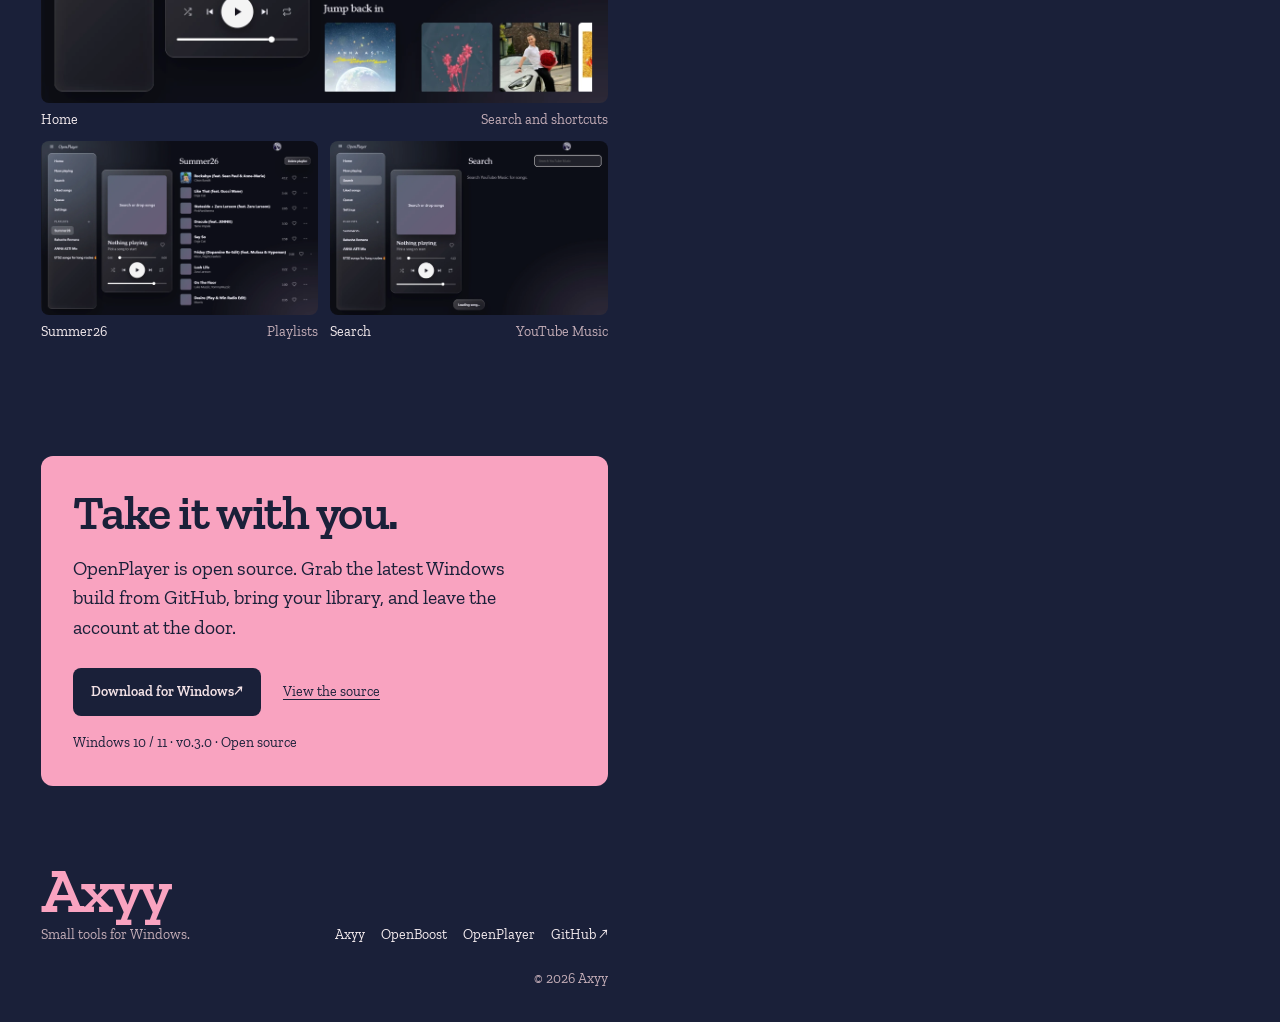
<file: openplayer/index.html>
<!doctype html>
<html lang="en">
<head>
  <meta charset="utf-8">
  <meta name="viewport" content="width=device-width, initial-scale=1">
  <meta name="theme-color" content="#1a2039">
  <meta name="description" content="OpenPlayer is a liquid-glass music player for Windows: synced lyrics, an eleven-band EQ, crossfade, a desktop widget and Discord presence.">
  <meta property="og:title" content="OpenPlayer — Let the song lead">
  <meta property="og:description" content="A liquid-glass music player for Windows. Synced lyrics, a real EQ, crossfade, a desktop widget and Discord presence.">
  <meta property="og:image" content="assets/openplayer-nowplaying.webp">
  <meta property="og:type" content="website">
  <title>OpenPlayer — Axyy</title>
  <link rel="icon" type="image/png" href="assets/openplayer-icon.png">
  <link rel="preconnect" href="https://fonts.googleapis.com">
  <link rel="preconnect" href="https://fonts.gstatic.com" crossorigin>
  <link href="https://fonts.googleapis.com/css2?family=Zilla+Slab:ital,wght@0,400;0,500;0,600;1,400;1,500;1,600&display=swap" rel="stylesheet">
  <link rel="stylesheet" href="styles.css">
  <script>document.documentElement.classList.add('js')</script>
</head>
<body>
  <a class="skip-link" href="#main">Skip to content</a>

  <div class="layout">
    <div class="stage-wrap">
      <figure class="stage" aria-labelledby="stage-caption">
        <div class="stage-screen">
          <img class="stage-shot" src="assets/openplayer-nowplaying.webp" width="1200" height="760" alt="OpenPlayer's Now playing view with cover art, playback controls and synced lyrics.">
        </div>
        <figcaption class="stage-caption" id="stage-caption">
          <span>Now playing</span>
          <span>OpenPlayer 0.3.0</span>
        </figcaption>
        <p class="stage-note">Synced lyrics, a real EQ, and a widget that stays out of the way.</p>
      </figure>
    </div>

    <main class="column" id="main">
      <section class="hero" aria-labelledby="hero-title">
        <h1 id="hero-title">OpenPlayer</h1>
        <p class="hero-line">Let the song lead.</p>
        <p class="hero-copy">A liquid-glass music player for Windows. Synced lyrics, an eleven-band EQ, crossfade, a desktop widget, and Discord presence — built to disappear once the music starts.</p>
        <div class="actions">
          <a class="button" href="https://github.com/ExbotsSites/OpenPlayer/releases/latest" target="_blank" rel="noopener noreferrer">Download for Windows <span aria-hidden="true">↗</span></a>
          <a class="text-link" href="https://github.com/ExbotsSites/OpenPlayer" target="_blank" rel="noopener noreferrer">View the source</a>
        </div>
        <p class="hero-note"><a href="../">← Axyy</a> · OpenPlayer 0.3.0 · Windows 10 / 11 · No account required · Open source</p>
      </section>

      <section class="story" aria-labelledby="listen-title" data-reveal>
        <h2 id="listen-title">The song stays in front.</h2>
        <p class="lede">OpenPlayer gives the track the room. Cover art, a real progress line, and lyrics that move with the vocal — while the controls wait until you reach for them.</p>
        <p class="story-copy">Line-synced lyrics fade around the active line, so the next one is always in view. The room gets quiet; the song does the talking.</p>
        <p class="story-copy">Shuffle, repeat, seek and volume sit in one compact card. No tabs, no feed, no second screen to manage.</p>
      </section>

      <aside class="interlude" aria-label="A note on OpenPlayer">
        <p>The player gets out of the way.<br>The record doesn't.</p>
      </aside>

      <section class="story" aria-labelledby="shape-title" data-reveal>
        <h2 id="shape-title">Eleven bands, one honest room.</h2>
        <p class="lede">Stereo or mono. A limiter that stops clipping. Crossfade from one track into the next. And an eleven-band EQ with presets from Flat to Vocal, or a curve of your own.</p>
        <div class="eq-panel" aria-hidden="true">
          <span></span><span></span><span></span><span></span><span></span><span></span>
          <span></span><span></span><span></span><span></span><span></span>
        </div>
        <p class="story-copy">Eleven bands, custom curves, a limiter, and a crossfade that makes a queue feel like a set.</p>
        <p class="story-copy">A desktop widget when you want the player small. Discord activity and online covers when you want to share what is playing.</p>
      </section>

      <section class="story" aria-labelledby="keep-title" data-reveal>
        <h2 id="keep-title">Your library, not a feed.</h2>
        <p class="lede">Search YouTube Music or bring your own files. Save playlists, like the songs that stay, and import the library you already have. The account is optional; the music is the point.</p>
        <p class="story-copy">Local music, YouTube Music search, playlists and liked songs in one place. Add files or import from Spotify and CSV.</p>
        <p class="story-copy">Use it without an account. Sign in with Discord only when you want your library, liked songs and settings to follow you.</p>
      </section>

      <section class="gallery-section" aria-labelledby="gallery-title" data-reveal>
        <h2 id="gallery-title">Inside the glass.</h2>
        <p class="lede">Real captures from OpenPlayer 0.3.0, running on Windows. Nothing staged.</p>
        <div class="gallery">
          <figure class="gallery-item gallery-item--wide">
            <div class="gallery-shot gallery-shot--home" role="img" aria-label="OpenPlayer home screen with search, shortcuts and Jump back in albums."></div>
            <figcaption><span>Home</span><span>Search and shortcuts</span></figcaption>
          </figure>
          <figure class="gallery-item">
            <div class="gallery-shot gallery-shot--playlist" role="img" aria-label="OpenPlayer Summer26 playlist with tracks, durations and like controls."></div>
            <figcaption><span>Summer26</span><span>Playlists</span></figcaption>
          </figure>
          <figure class="gallery-item">
            <div class="gallery-shot gallery-shot--search" role="img" aria-label="OpenPlayer search screen for YouTube Music."></div>
            <figcaption><span>Search</span><span>YouTube Music</span></figcaption>
          </figure>
        </div>
      </section>

      <section class="download" aria-labelledby="download-title" data-reveal>
        <div class="download-inner">
          <h2 id="download-title">Take it with you.</h2>
          <p>OpenPlayer is open source. Grab the latest Windows build from GitHub, bring your library, and leave the account at the door.</p>
          <div class="actions">
            <a class="button button--ink" href="https://github.com/ExbotsSites/OpenPlayer/releases/latest" target="_blank" rel="noopener noreferrer">Download for Windows <span aria-hidden="true">↗</span></a>
            <a class="text-link text-link--ink" href="https://github.com/ExbotsSites/OpenPlayer" target="_blank" rel="noopener noreferrer">View the source</a>
          </div>
          <p class="download-note">Windows 10 / 11 · v0.3.0 · Open source</p>
        </div>
      </section>

      <footer class="footer">
        <div>
          <p class="footer-mark">Axyy</p>
          <p>Small tools for Windows.</p>
        </div>
        <nav class="footer-links" aria-label="Elsewhere">
          <a href="../">Axyy</a>
          <a href="../openboost/">OpenBoost</a>
          <a href="./">OpenPlayer</a>
          <a href="https://github.com/ExbotsSites" target="_blank" rel="noopener noreferrer">GitHub <span aria-hidden="true">↗</span></a>
        </nav>
        <p class="footer-meta">© 2026 Axyy</p>
      </footer>
    </main>
  </div>

  <script src="app.js"></script>
</body>
</html>
</file>
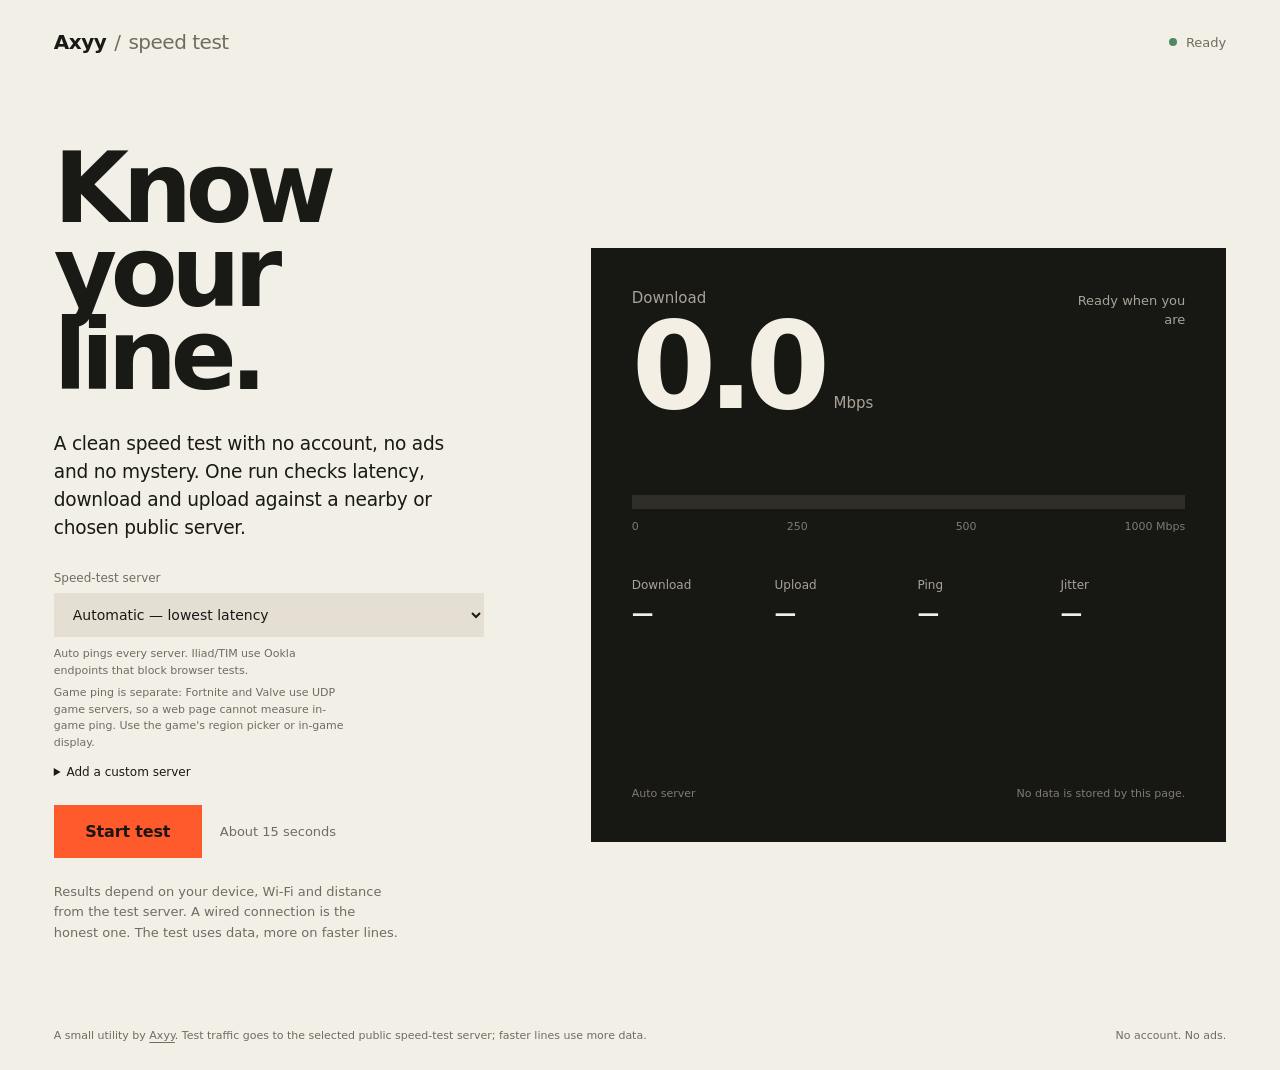
<file: speed/index.html>
<!doctype html>
<html lang="en">
<head>
  <meta charset="utf-8">
  <meta name="viewport" content="width=device-width, initial-scale=1">
  <meta name="theme-color" content="#f2efe7">
  <meta name="description" content="A clean, ad-free internet speed test with public servers in Europe and North America for download, upload, ping and jitter.">
  <title>Speed test — Axyy</title>
  <link rel="icon" type="image/svg+xml" href="../assets/favicon.svg">
  <link rel="stylesheet" href="styles.css">
  <script src="app.js" defer></script>
</head>
<body>
  <div class="site" id="site" data-state="idle">
    <header class="masthead">
      <a class="brand" href="../" aria-label="Axyy home">
        <span class="brand-name">Axyy</span><span class="brand-slash">/</span><span class="brand-page">speed test</span>
      </a>
      <p class="connection" aria-live="polite"><span class="dot" aria-hidden="true"></span><span id="status">Ready</span></p>
    </header>

    <main class="layout">
      <section class="intro" aria-labelledby="title">
        <h1 id="title"><span>Know your</span><span>line.</span></h1>
        <p class="lede">A clean speed test with no account, no ads and no mystery. One run checks latency, download and upload against a nearby or chosen public server.</p>

        <div class="server-row">
          <label for="server">Speed-test server</label>
          <select id="server" aria-describedby="server-note game-note">
            <option value="auto">Automatic — lowest latency</option>
            <option value="cloudflare">Cloudflare — global nearest edge</option>
            <option value="garr-roma">Roma, Italy — GARR</option>
          </select>
          <p class="server-note" id="server-note">Auto pings every server. Iliad/TIM use Ookla endpoints that block browser tests.</p>
          <p class="server-note game-note" id="game-note">Game ping is separate: Fortnite and Valve use UDP game servers, so a web page cannot measure in-game ping. Use the game's region picker or in-game display.</p>
        </div>

        <details class="custom-server">
          <summary>Add a custom server</summary>
          <form id="custom-form" class="custom-form">
            <label for="custom-name">Name</label>
            <input id="custom-name" name="custom-name" type="text" maxlength="40" placeholder="Iliad Milano">
            <label for="custom-url">LibreSpeed base URL</label>
            <input id="custom-url" name="custom-url" type="url" inputmode="url" required placeholder="https://speedtest.example.com/backend">
            <button type="submit">Add server</button>
          </form>
          <p class="custom-note">The URL must expose LibreSpeed <code>garbage.php</code> and <code>empty.php</code> with CORS enabled.</p>
        </details>

        <div class="action-row">
          <button class="start" id="start" type="button">Start test</button>
          <span class="hint" id="hint">About 15 seconds</span>
        </div>
        <p class="note" id="note">Results depend on your device, Wi-Fi and distance from the test server. A wired connection is the honest one. The test uses data, more on faster lines.</p>
      </section>

      <section class="panel" aria-label="Speed test results">
        <div class="panel-top">
          <div>
            <p class="metric-label" id="metric-label">Download</p>
            <div class="reading">
              <span class="value" id="value">0.0</span>
              <span class="unit" id="unit">Mbps</span>
            </div>
          </div>
          <p class="phase" id="phase" aria-live="polite">Ready when you are</p>
        </div>

        <div class="gauge-wrap">
          <div class="gauge" id="gauge" role="progressbar" aria-label="Current test speed" aria-valuemin="0" aria-valuemax="1000" aria-valuenow="0">
            <div class="gauge-fill" id="fill"></div>
          </div>
          <div class="ticks" aria-hidden="true">
            <span>0</span><span>250</span><span>500</span><span>1000 Mbps</span>
          </div>
        </div>

        <dl class="stats">
          <div><dt>Download</dt><dd id="download">—</dd></div>
          <div><dt>Upload</dt><dd id="upload">—</dd></div>
          <div><dt>Ping</dt><dd id="ping">—</dd></div>
          <div><dt>Jitter</dt><dd id="jitter">—</dd></div>
        </dl>

        <div class="panel-foot">
          <p id="server-label">Auto server</p>
          <p id="message">No data is stored by this page.</p>
        </div>
      </section>
    </main>

    <footer class="footer">
      <p>A small utility by <a href="../">Axyy</a>. Test traffic goes to the selected public speed-test server; faster lines use more data.</p>
      <p>No account. No ads.</p>
    </footer>
  </div>

  <noscript>
    <p class="no-js">This speed test needs JavaScript enabled.</p>
  </noscript>
</body>
</html>
</file>
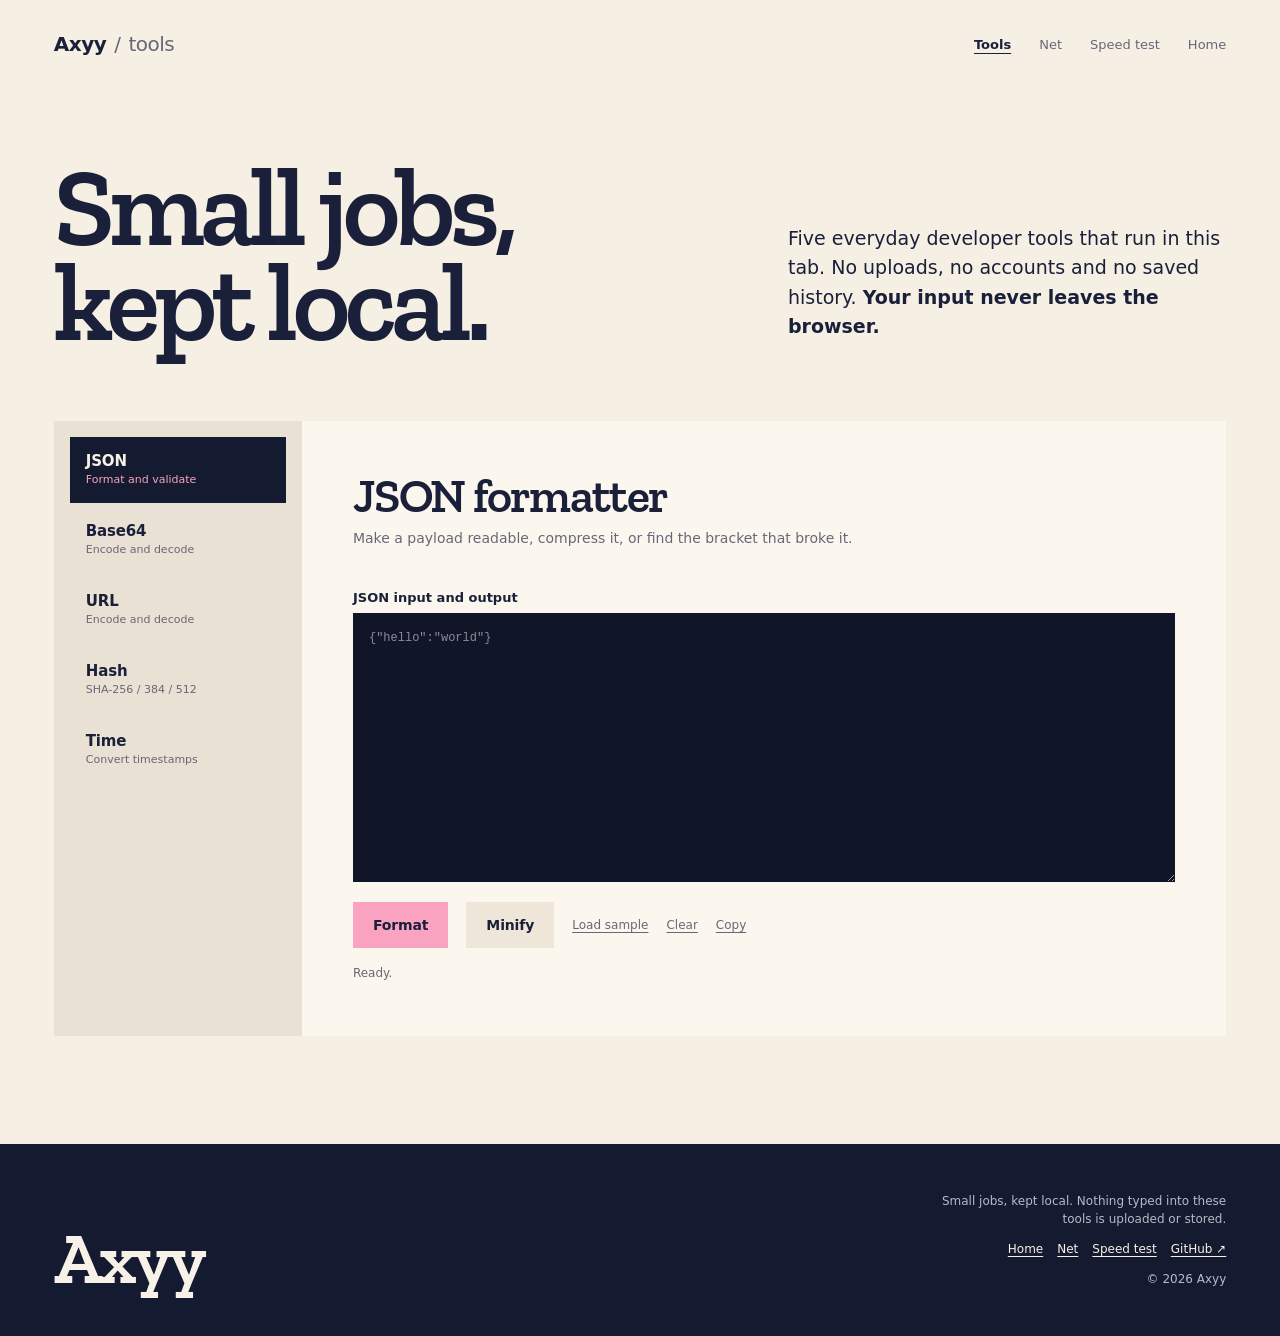
<file: tools/index.html>
<!doctype html>
<html lang="en">
<head>
  <meta charset="utf-8">
  <meta name="viewport" content="width=device-width, initial-scale=1">
  <meta name="theme-color" content="#f5efe4">
  <meta name="description" content="Small, local browser tools for JSON, Base64, URLs, hashes and timestamps. Nothing leaves your tab.">
  <title>Tools — Axyy</title>
  <link rel="icon" type="image/svg+xml" href="../assets/favicon.svg">
  <link rel="preconnect" href="https://fonts.googleapis.com">
  <link rel="preconnect" href="https://fonts.gstatic.com" crossorigin>
  <link href="https://fonts.googleapis.com/css2?family=Zilla+Slab:wght@400;500;600;700&display=swap" rel="stylesheet">
  <link rel="stylesheet" href="styles.css?v=3">
  <script src="app.js" defer></script>
</head>
<body>
  <a class="skip-link" href="#main">Skip to tools</a>

  <div class="shell">
    <header class="topbar">
      <a class="brand" href="../" aria-label="Axyy home">
        <span class="brand-name">Axyy</span><span class="brand-slash">/</span><span class="brand-page">tools</span>
      </a>
      <nav class="topnav" aria-label="Utilities">
        <a href="./" aria-current="page">Tools</a>
        <a href="../net/">Net</a>
        <a href="../speed/">Speed test</a>
        <a href="../">Home</a>
      </nav>
    </header>

    <main id="main">
      <section class="hero" aria-labelledby="page-title">
        <h1 id="page-title">Small jobs,<br>kept local.</h1>
        <p class="hero-lede">Five everyday developer tools that run in this tab. No uploads, no accounts and no saved history. <strong>Your input never leaves the browser.</strong></p>
      </section>

      <section class="workbench" aria-label="Browser tools">
        <nav class="tool-nav" role="tablist" aria-label="Choose a tool">
          <button class="tool-tab" id="tab-json" type="button" role="tab" aria-selected="true" aria-controls="panel-json" data-tool="json">
            <span>JSON</span>
            <small>Format and validate</small>
          </button>
          <button class="tool-tab" id="tab-base64" type="button" role="tab" aria-selected="false" aria-controls="panel-base64" data-tool="base64" tabindex="-1">
            <span>Base64</span>
            <small>Encode and decode</small>
          </button>
          <button class="tool-tab" id="tab-url" type="button" role="tab" aria-selected="false" aria-controls="panel-url" data-tool="url" tabindex="-1">
            <span>URL</span>
            <small>Encode and decode</small>
          </button>
          <button class="tool-tab" id="tab-hash" type="button" role="tab" aria-selected="false" aria-controls="panel-hash" data-tool="hash" tabindex="-1">
            <span>Hash</span>
            <small>SHA-256 / 384 / 512</small>
          </button>
          <button class="tool-tab" id="tab-time" type="button" role="tab" aria-selected="false" aria-controls="panel-time" data-tool="time" tabindex="-1">
            <span>Time</span>
            <small>Convert timestamps</small>
          </button>
        </nav>

        <div class="tool-panels">
          <section class="tool-panel" id="panel-json" role="tabpanel" aria-labelledby="tab-json" tabindex="0">
            <header class="panel-head">
              <h2>JSON formatter</h2>
              <p>Make a payload readable, compress it, or find the bracket that broke it.</p>
            </header>
            <div class="tool-body">
              <div class="field">
                <label for="json-input">JSON input and output</label>
                <textarea id="json-input" class="code-field" spellcheck="false" rows="12" placeholder='{"hello":"world"}'></textarea>
              </div>
              <div class="action-row">
                <button class="button" id="json-format" type="button">Format</button>
                <button class="button button--quiet" id="json-minify" type="button">Minify</button>
                <button class="link-button" id="json-sample" type="button">Load sample</button>
                <button class="link-button" id="json-clear" type="button">Clear</button>
                <button class="link-button" type="button" data-copy="json-input">Copy</button>
              </div>
              <p class="status" id="json-status" role="status" aria-live="polite">Ready.</p>
            </div>
          </section>

          <section class="tool-panel" id="panel-base64" role="tabpanel" aria-labelledby="tab-base64" tabindex="0" hidden>
            <header class="panel-head">
              <h2>Base64</h2>
              <p>Encode text for transport or decode a value without sending it anywhere.</p>
            </header>
            <div class="tool-body">
              <div class="field">
                <label for="base64-input">Input</label>
                <textarea id="base64-input" class="code-field" spellcheck="false" rows="7" placeholder="Type text or paste Base64…"></textarea>
              </div>
              <div class="control-row">
                <div class="field field--compact">
                  <label for="base64-mode">Mode</label>
                  <select id="base64-mode">
                    <option value="encode">Encode</option>
                    <option value="decode">Decode</option>
                  </select>
                </div>
                <button class="button" id="base64-run" type="button">Run</button>
                <button class="button button--quiet" id="base64-swap" type="button">Swap</button>
              </div>
              <div class="field">
                <label for="base64-output">Output</label>
                <textarea id="base64-output" class="code-field" spellcheck="false" rows="6" readonly></textarea>
              </div>
              <div class="action-row">
                <button class="link-button" id="base64-clear" type="button">Clear</button>
                <button class="link-button" type="button" data-copy="base64-output">Copy output</button>
              </div>
              <p class="status" id="base64-status" role="status" aria-live="polite">Ready.</p>
            </div>
          </section>

          <section class="tool-panel" id="panel-url" role="tabpanel" aria-labelledby="tab-url" tabindex="0" hidden>
            <header class="panel-head">
              <h2>URL encoder</h2>
              <p>Turn a value into a safe query component, or read one back.</p>
            </header>
            <div class="tool-body">
              <div class="field">
                <label for="url-input">Input</label>
                <textarea id="url-input" class="code-field" spellcheck="false" rows="6" placeholder="hello world & friends"></textarea>
              </div>
              <div class="control-row">
                <div class="field field--compact">
                  <label for="url-mode">Mode</label>
                  <select id="url-mode">
                    <option value="encode">Encode component</option>
                    <option value="decode">Decode component</option>
                  </select>
                </div>
                <button class="button" id="url-run" type="button">Run</button>
              </div>
              <div class="field">
                <label for="url-output">Output</label>
                <textarea id="url-output" class="code-field" spellcheck="false" rows="6" readonly></textarea>
              </div>
              <div class="action-row">
                <button class="link-button" id="url-clear" type="button">Clear</button>
                <button class="link-button" type="button" data-copy="url-output">Copy output</button>
              </div>
              <p class="status" id="url-status" role="status" aria-live="polite">Ready.</p>
            </div>
          </section>

          <section class="tool-panel" id="panel-hash" role="tabpanel" aria-labelledby="tab-hash" tabindex="0" hidden>
            <header class="panel-head">
              <h2>Hash text</h2>
              <p>Create a SHA digest with the browser’s built-in cryptography.</p>
            </header>
            <div class="tool-body">
              <div class="field">
                <label for="hash-input">Text</label>
                <textarea id="hash-input" class="code-field" spellcheck="false" rows="8" placeholder="Text to hash…"></textarea>
              </div>
              <div class="control-row">
                <div class="field field--compact">
                  <label for="hash-algorithm">Algorithm</label>
                  <select id="hash-algorithm">
                    <option value="SHA-256">SHA-256</option>
                    <option value="SHA-384">SHA-384</option>
                    <option value="SHA-512">SHA-512</option>
                  </select>
                </div>
                <button class="button" id="hash-run" type="button">Hash</button>
              </div>
              <div class="field">
                <label for="hash-output">Digest</label>
                <textarea id="hash-output" class="code-field" spellcheck="false" rows="5" readonly></textarea>
              </div>
              <div class="action-row">
                <button class="link-button" id="hash-clear" type="button">Clear</button>
                <button class="link-button" type="button" data-copy="hash-output">Copy digest</button>
              </div>
              <p class="status" id="hash-status" role="status" aria-live="polite">Ready.</p>
            </div>
          </section>

          <section class="tool-panel" id="panel-time" role="tabpanel" aria-labelledby="tab-time" tabindex="0" hidden>
            <header class="panel-head">
              <h2>Timestamp converter</h2>
              <p>Read Unix seconds, milliseconds and ISO dates in one place.</p>
            </header>
            <div class="tool-body">
              <div class="field">
                <label for="time-input">Unix timestamp or date</label>
                <input id="time-input" type="text" inputmode="numeric" placeholder="1763020800 or 2026-11-12T12:00:00Z" autocomplete="off">
              </div>
              <div class="action-row">
                <button class="button" id="time-convert" type="button">Convert</button>
                <button class="button button--quiet" id="time-now" type="button">Use now</button>
                <button class="link-button" type="button" data-copy="time-output">Copy</button>
              </div>
              <pre class="code-surface" id="time-output">Convert a timestamp or date to see its values.</pre>
              <p class="status" id="time-status" role="status" aria-live="polite">Ready.</p>
            </div>
          </section>
        </div>
      </section>
    </main>
  </div>

  <footer class="footer">
    <div class="footer-inner">
      <p class="footer-mark">Axyy</p>
      <div class="footer-side">
        <p>Small jobs, kept local. Nothing typed into these tools is uploaded or stored.</p>
        <nav class="footer-nav" aria-label="Elsewhere">
          <a href="../">Home</a>
          <a href="../net/">Net</a>
          <a href="../speed/">Speed test</a>
          <a href="https://github.com/ExbotsSites" target="_blank" rel="noopener noreferrer">GitHub ↗</a>
        </nav>
        <p>© 2026 Axyy</p>
      </div>
    </div>
  </footer>
</body>
</html>
</file>
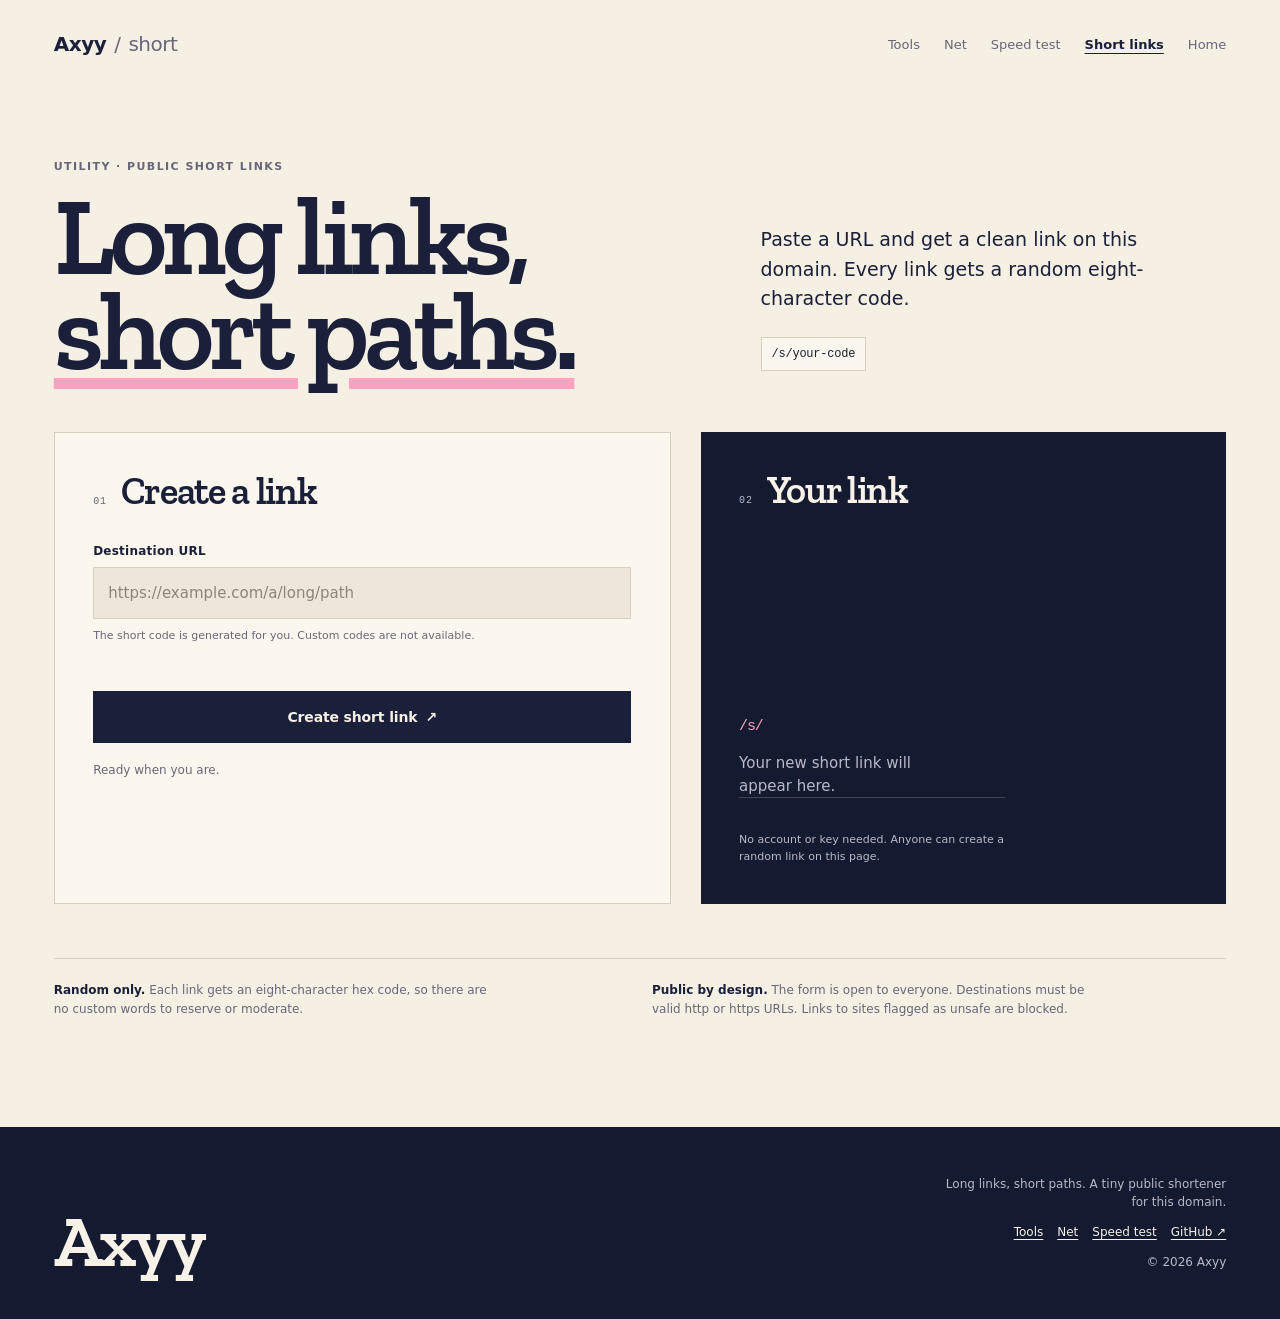
<file: urlshort/index.html>
<!doctype html>
<html lang="en">
<head>
  <meta charset="utf-8">
  <meta name="viewport" content="width=device-width, initial-scale=1">
  <meta name="theme-color" content="#f5efe4">
  <meta name="description" content="Create a clean random short link on this domain. Paste a URL and share the short version.">
  <title>Short links — Axyy</title>
  <link rel="icon" type="image/svg+xml" href="../assets/favicon.svg">
  <link rel="preconnect" href="https://fonts.googleapis.com">
  <link rel="preconnect" href="https://fonts.gstatic.com" crossorigin>
  <link href="https://fonts.googleapis.com/css2?family=Zilla+Slab:wght@400;500;600;700&display=swap" rel="stylesheet">
  <link rel="stylesheet" href="styles.css?v=2">
  <script src="https://challenges.cloudflare.com/turnstile/v0/api.js" async defer></script>
  <script src="app.js?v=3" defer></script>
</head>
<body>
  <a class="skip-link" href="#main">Skip to short links</a>

  <div class="shell">
    <header class="topbar">
      <a class="brand" href="../" aria-label="Axyy home">
        <span class="brand-name">Axyy</span><span class="brand-slash">/</span><span class="brand-page">short</span>
      </a>
      <nav class="topnav" aria-label="Utilities">
        <a href="../tools/">Tools</a>
        <a href="../net/">Net</a>
        <a href="../speed/">Speed test</a>
        <a href="./" aria-current="page">Short links</a>
        <a href="../">Home</a>
      </nav>
    </header>

    <main id="main">
      <section class="hero" aria-labelledby="page-title">
        <div class="hero-main">
          <p class="eyebrow">Utility · public short links</p>
          <h1 id="page-title">Long links,<br><em>short paths.</em></h1>
        </div>
        <div class="hero-aside">
          <p>Paste a URL and get a clean link on this domain. Every link gets a random eight-character code.</p>
          <p class="route-line"><span class="route-chip">/s/your-code</span></p>
        </div>
      </section>

      <section class="shortener" aria-label="Create a short link">
        <div class="form-card">
          <div class="panel-heading">
            <span class="panel-number">01</span>
            <h2>Create a link</h2>
          </div>

          <form id="shorten-form" class="shorten-form">
            <label class="field" for="destination">
              <span class="field-label">Destination URL</span>
              <input id="destination" name="destination" type="url" inputmode="url" autocomplete="url" spellcheck="false" placeholder="https://example.com/a/long/path" required>
              <small class="field-note">The short code is generated for you. Custom codes are not available.</small>
            </label>

            <div class="cf-turnstile" data-sitekey="0x4AAAAAAF-z861Em_741xSV" data-theme="light"></div>

            <button class="submit-button" id="submit-button" type="submit"><span id="submit-label">Create short link</span> <span aria-hidden="true">↗</span></button>
            <p class="form-status" id="form-status" role="status" aria-live="polite">Ready when you are.</p>
          </form>
        </div>

        <aside class="result-card" id="result-card" aria-labelledby="result-heading">
          <div class="panel-heading result-heading">
            <span class="panel-number">02</span>
            <h2 id="result-heading">Your link</h2>
          </div>

          <div class="result-empty" id="result-empty">
            <p class="result-empty-mark">/s/</p>
            <p>Your new short link will appear here.</p>
          </div>

          <div class="result-body" id="result-body" hidden>
            <p class="result-kicker">Ready to share</p>
            <a class="short-url" id="short-url" href="#" target="_blank" rel="noopener"></a>
            <p class="result-destination" id="result-destination"></p>
            <div class="result-actions">
              <button class="copy-button" id="copy-button" type="button">Copy link</button>
              <a class="open-button" id="open-link" href="#" target="_blank" rel="noopener">Open ↗</a>
            </div>
          </div>

          <p class="result-footnote">No account or key needed. Anyone can create a random link on this page.</p>
        </aside>
      </section>

      <section class="trust-row" aria-label="How it works">
        <p><strong>Random only.</strong> Each link gets an eight-character hex code, so there are no custom words to reserve or moderate.</p>
        <p><strong>Public by design.</strong> The form is open to everyone. Destinations must be valid http or https URLs. Links to sites flagged as unsafe are blocked.</p>
      </section>
    </main>
  </div>

  <footer class="footer">
    <div class="footer-inner">
      <p class="footer-mark">Axyy</p>
      <div class="footer-side">
        <p>Long links, short paths. A tiny public shortener for this domain.</p>
        <nav class="footer-nav" aria-label="Elsewhere">
          <a href="../tools/">Tools</a>
          <a href="../net/">Net</a>
          <a href="../speed/">Speed test</a>
          <a href="https://github.com/ExbotsSites" target="_blank" rel="noopener noreferrer">GitHub ↗</a>
        </nav>
        <p>© 2026 Axyy</p>
      </div>
    </div>
  </footer>
</body>
</html>
</file>
<file: styles.css>
:root {
  color-scheme: dark;
  --navy: #1a2039;
  --navy-deep: #12172b;
  --pink: #f9a3c0;
  --pink-soft: #f7c4d5;
  --paper: #f3e2e6;
  --paper-ink: #1a2039;
  --paper-muted: #3d3348;
  --body: #f8eaf0;
  --muted: #c7a5b2;
  --edge: clamp(20px, 2vw, 28px);
  --gap: clamp(20px, 2vw, 28px);
  --radius: 16px;
  --font: "Zilla Slab", Georgia, "Times New Roman", serif;
  --step-small: clamp(0.8125rem, 0.79rem + 0.1vw, 0.875rem);
  --step-body: clamp(1.125rem, 1.05rem + 0.3vw, 1.3125rem);
  --step-lead: clamp(1.375rem, 1.1rem + 0.7vw, 1.75rem);
  --step-head: clamp(2rem, 1.35rem + 2.4vw, 2.75rem);
  --step-display: clamp(4.5rem, 9vw, 8.5rem);
  --ease: cubic-bezier(0.22, 1, 0.36, 1);
  --ease-in-out: cubic-bezier(0.76, 0, 0.24, 1);
}

*,
*::before,
*::after { box-sizing: border-box; }

html {
  overflow-x: clip;
  scrollbar-gutter: stable both-edges;
  scroll-behavior: smooth;
  scroll-padding-top: 1.5rem;
}

body {
  margin: 0;
  overflow-x: clip;
  background: var(--navy);
  color: var(--body);
  font-family: var(--font);
  font-size: var(--step-body);
  line-height: 1.55;
  text-rendering: optimizeLegibility;
  -webkit-font-smoothing: antialiased;
}

::selection {
  background: var(--pink);
  color: var(--navy);
}

:focus-visible {
  outline: 2px solid var(--pink);
  outline-offset: 4px;
}

.hero-card :focus-visible,
.site-footer :focus-visible {
  outline-color: var(--navy);
}

a { color: inherit; }

img {
  display: block;
  max-width: 100%;
}

p { margin: 0; }

h1,
h2,
h3 {
  margin: 0;
  font-family: var(--font);
  font-weight: 600;
  line-height: 1;
  letter-spacing: -0.025em;
  color: var(--pink);
  text-wrap: balance;
}

.skip-link {
  position: fixed;
  top: 0.75rem;
  left: 0.75rem;
  z-index: 50;
  padding: 0.7rem 0.9rem;
  background: var(--pink);
  color: var(--navy);
  font-size: var(--step-small);
  text-decoration: none;
  transform: translateY(-180%);
}
.skip-link:focus { transform: none; }

/* The split */

.site-frame {
  display: grid;
  grid-template-columns: minmax(0, 1fr) minmax(0, 1fr);
  gap: var(--gap);
  align-items: stretch;
  padding: var(--edge);
}

.column {
  grid-column: 1;
  grid-row: 1;
  min-width: 0;
}

.stage-wrap {
  grid-column: 2;
  grid-row: 1;
  min-width: 0;
}

.stage {
  position: sticky;
  top: var(--edge);
  height: calc(100svh - (2 * var(--edge)));
  margin: 0;
  overflow: hidden;
  border-radius: var(--radius);
  background: var(--navy-deep);
}

.stage-photo {
  position: absolute;
  inset: 0;
  width: 100%;
  height: 100%;
  object-fit: cover;
}

.stage-caption {
  position: absolute;
  bottom: 1rem;
  left: 1rem;
  z-index: 2;
  padding: 0.45rem 0.65rem;
  background: var(--pink);
  color: var(--navy);
  font-size: var(--step-small);
  line-height: 1;
}

/* Hero card */

.hero-card {
  display: flex;
  flex-direction: column;
  min-height: calc(100svh - (2 * var(--edge)));
  overflow: hidden;
  border-radius: var(--radius);
  background: var(--paper);
  color: var(--paper-ink);
}

.stripe {
  display: flex;
  flex: 0 0 56px;
  height: 56px;
}

.stripe span {
  display: block;
  flex: 1;
  height: 100%;
  background: var(--navy);
}

.stripe span:nth-child(odd) { background: var(--pink); }

.hero-inner {
  display: flex;
  flex: 1;
  flex-direction: column;
  align-items: center;
  justify-content: center;
  padding: clamp(2.5rem, 5vw, 4.5rem) clamp(1.75rem, 4vw, 3.5rem);
  text-align: center;
}

.wordmark {
  color: var(--navy);
  font-size: var(--step-display);
  font-weight: 600;
  line-height: 0.8;
  letter-spacing: -0.06em;
}

.hero-card h1 {
  max-width: 12ch;
  margin-top: 1.6rem;
  color: var(--navy);
  font-size: clamp(2.5rem, 3.8vw, 3.5rem);
  line-height: 1.02;
}

.hero-support {
  max-width: 38ch;
  margin-top: 1.25rem;
  color: var(--paper-muted);
  font-size: var(--step-body);
  line-height: 1.55;
}

.button {
  display: inline-flex;
  align-items: center;
  justify-content: center;
  min-height: 3rem;
  margin-top: 2rem;
  padding: 0.85rem 1.25rem;
  border: 0;
  border-radius: 0;
  background: var(--navy);
  color: var(--paper);
  font-family: var(--font);
  font-size: var(--step-small);
  font-weight: 500;
  line-height: 1;
  text-decoration: none;
  transition: background-color 180ms ease, color 180ms ease, transform 140ms var(--ease);
}
.button:hover { background: #090d1d; color: var(--pink); }
.button:active { transform: translateY(1px); }

.button--pink {
  background: var(--pink);
  color: var(--navy);
}
.button--pink:hover { background: var(--paper); color: var(--navy); }

.hero-links {
  display: flex;
  flex-wrap: wrap;
  justify-content: center;
  gap: 0.65rem 1.5rem;
  padding: 0 1.25rem 1.65rem;
  color: var(--navy);
  font-size: var(--step-small);
}

.hero-links a,
.project-link,
.footer-links a {
  text-decoration: underline;
  text-decoration-color: transparent;
  text-underline-offset: 0.22em;
  text-decoration-thickness: 0.07em;
  transition: color 180ms ease, text-decoration-color 180ms ease;
}

.hero-links a:hover,
.project-link:hover,
.footer-links a:hover {
  text-decoration-color: currentColor;
}

/* Work */

.work,
.about,
.contact {
  padding-inline: clamp(1.5rem, 3vw, 3rem);
}

.work {
  padding-top: clamp(4rem, 8vw, 8rem);
}

.section-head {
  display: flex;
  align-items: baseline;
  justify-content: space-between;
  gap: 1.5rem;
  margin-bottom: clamp(2rem, 4vw, 3.5rem);
}

.section-head h2 {
  font-size: var(--step-head);
}

.section-head p {
  max-width: 22ch;
  color: var(--muted);
  font-size: var(--step-small);
  line-height: 1.45;
  text-align: right;
}

.project {
  display: grid;
  grid-template-columns: minmax(0, 1fr) minmax(220px, 0.9fr);
  gap: clamp(1.25rem, 2.8vw, 2.25rem);
  align-items: start;
  padding-block: clamp(2.25rem, 4vw, 3.5rem);
}

.project + .project {
  padding-top: clamp(2.5rem, 5vw, 4rem);
}

.project-meta {
  display: flex;
  justify-content: space-between;
  gap: 1rem;
  margin-bottom: 0.55rem;
  color: var(--muted);
  font-size: var(--step-small);
  line-height: 1.2;
}

.project h3 {
  color: var(--pink);
  font-size: var(--step-lead);
  line-height: 1.05;
}

.project-body p {
  max-width: 36ch;
  margin-top: 0.8rem;
  color: var(--body);
  font-size: var(--step-body);
  line-height: 1.5;
}

.project-link {
  display: inline-block;
  margin-top: 1.2rem;
  color: var(--pink);
  font-size: var(--step-small);
  font-weight: 500;
}

.project-gallery {
  display: grid;
  gap: 8px;
  margin: 0;
}

.gallery-shot {
  width: 100%;
  aspect-ratio: 16 / 10;
  border-radius: var(--radius);
  background-position: center;
  background-size: cover;
}

.gallery-shot--home { background-image: url("assets/openboost-home.png"); }
.gallery-shot--bench { background-image: url("assets/openboost-bench.png"); }
.gallery-shot--library { background-image: url("assets/openboost-library.png"); }

.gallery-thumbs {
  display: grid;
  grid-template-columns: 1fr;
  gap: 8px;
}

.project-gallery figcaption {
  margin-top: 0.25rem;
  color: var(--muted);
  font-size: var(--step-small);
  line-height: 1.4;
}

.project-plate {
  display: flex;
  flex-direction: column;
  justify-content: space-between;
  min-height: 250px;
  padding: 1.35rem;
  border-radius: var(--radius);
  background: var(--pink);
  color: var(--navy);
  text-decoration: none;
  transition: background-color 180ms ease, transform 180ms var(--ease);
}

.project-plate:hover {
  background: var(--paper);
  transform: translateY(-2px);
}

.plate-name {
  font-size: clamp(2.1rem, 3.1vw, 2.85rem);
  font-weight: 600;
  line-height: 0.85;
  letter-spacing: -0.05em;
}

.plate-line {
  max-width: 18ch;
  font-size: var(--step-body);
  line-height: 1.3;
}

.plate-cta {
  align-self: flex-start;
  margin-top: 1rem;
  font-size: var(--step-small);
  line-height: 1.3;
  text-decoration: underline;
  text-underline-offset: 0.2em;
  text-decoration-thickness: 0.07em;
}

/* About */

.about {
  padding-top: clamp(4.5rem, 9vw, 8rem);
  padding-bottom: clamp(3rem, 6vw, 5rem);
}

.about-head {
  display: flex;
  align-items: center;
  gap: 0.9rem;
  margin-bottom: 1.75rem;
}

.initial {
  display: grid;
  width: 44px;
  height: 44px;
  flex: 0 0 44px;
  place-items: center;
  border-radius: 50%;
  background: var(--pink);
  color: var(--navy);
  font-size: var(--step-lead);
  font-weight: 600;
  line-height: 1;
}

.about h2 {
  color: var(--pink);
  font-size: var(--step-lead);
}

.about p {
  max-width: 46ch;
  margin-top: 1rem;
  color: var(--body);
  font-size: var(--step-body);
  line-height: 1.6;
}

.about mark {
  background: var(--pink);
  color: var(--navy);
  padding: 0 0.12em;
}

.about .signature {
  margin-top: 1.75rem;
  color: var(--pink);
  font-size: var(--step-lead);
  font-style: normal;
  line-height: 1.1;
}

.signature span {
  display: block;
  margin-top: 0.2rem;
  color: var(--muted);
  font-size: var(--step-small);
  font-style: normal;
}

/* Contact */

.contact {
  padding-top: clamp(2rem, 4vw, 3.5rem);
  padding-bottom: clamp(5rem, 9vw, 8rem);
}

.contact h2 {
  max-width: 16ch;
  font-size: var(--step-head);
}

.contact p {
  max-width: 40ch;
  margin-top: 1rem;
  color: var(--body);
  font-size: var(--step-body);
}

.contact .button {
  margin-top: 1.75rem;
}

.contact-note {
  color: var(--muted);
  font-size: var(--step-small);
}

/* Full-width close */

.site-footer {
  padding: 0 var(--edge) 1.75rem;
  background: var(--pink);
  color: var(--navy);
}

.stripe--thin {
  flex: 0 0 8px;
  height: 8px;
}

.stripe--thin span:nth-child(odd) { background: var(--navy); }
.stripe--thin span:nth-child(even) { background: var(--pink); }

.footer-inner {
  display: flex;
  align-items: flex-end;
  justify-content: space-between;
  gap: 2rem;
  padding-top: 2rem;
}

.footer-wordmark {
  color: var(--navy);
  font-size: var(--step-display);
  font-weight: 600;
  line-height: 0.75;
  letter-spacing: -0.065em;
}

.footer-side {
  display: grid;
  gap: 0.65rem;
  max-width: 280px;
  font-size: var(--step-small);
  line-height: 1.4;
}

.footer-links {
  display: flex;
  flex-wrap: wrap;
  gap: 0.4rem 1rem;
  font-size: var(--step-small);
}

.footer-meta {
  color: #532f3d;
  font-size: var(--step-small);
}

/* Motion */

@media (prefers-reduced-motion: no-preference) {
  .js .hero-inner > * {
    opacity: 0;
    transform: translateY(14px);
    animation: rise 800ms var(--ease) forwards;
  }
  .js .hero-inner > :nth-child(2) { animation-delay: 80ms; }
  .js .hero-inner > :nth-child(3) { animation-delay: 160ms; }
  .js .hero-inner > :nth-child(4) { animation-delay: 240ms; }
  .js .hero-links {
    opacity: 0;
    animation: rise 700ms var(--ease) 420ms forwards;
  }
  .js .stripe span {
    transform: scaleY(0);
    transform-origin: top center;
    animation: stripe-in 700ms var(--ease) forwards;
  }
  .js .stripe span:nth-child(2n) { animation-delay: 35ms; }
  .js .stripe span:nth-child(3n) { animation-delay: 70ms; }

  .reveal-ready [data-reveal] {
    opacity: 0.84;
    transform: translateY(16px);
    transition: opacity 800ms var(--ease), transform 900ms var(--ease);
  }
  .reveal-ready [data-reveal].is-in {
    opacity: 1;
    transform: none;
  }

  .stage-photo {
    animation: stage-breathe 18s ease-in-out infinite alternate;
  }
}

@keyframes rise {
  to { opacity: 1; transform: none; }
}

@keyframes stripe-in {
  to { transform: scaleY(1); }
}

@keyframes stage-breathe {
  from { transform: scale(1); }
  to { transform: scale(1.035); }
}

@media (max-width: 900px) {
  .site-frame {
    grid-template-columns: minmax(0, 1fr);
    gap: 0;
  }

  .stage-wrap {
    grid-column: 1;
    grid-row: 1;
  }

  .stage {
    position: relative;
    top: auto;
    height: 48svh;
    min-height: 280px;
  }

  .column {
    grid-column: 1;
    grid-row: 2;
  }

  .hero-card {
    position: relative;
    z-index: 1;
    min-height: 0;
    margin-top: -24px;
  }

  .hero-inner {
    align-items: flex-start;
    padding: 2.25rem 1.5rem 1.75rem;
    text-align: left;
  }

  .hero-card h1 {
    max-width: 13ch;
    margin-top: 1.25rem;
  }

  .hero-support {
    max-width: 36ch;
  }

  .hero-links {
    justify-content: flex-start;
    padding: 0 1.5rem 1.4rem;
  }

  .stage-caption { bottom: 2rem; }

  .work,
  .about,
  .contact {
    padding-inline: 0;
  }

  .section-head {
    display: block;
  }

  .section-head p {
    max-width: 34ch;
    margin-top: 0.65rem;
    text-align: left;
  }

  .project {
    grid-template-columns: 1fr;
  }

  .project-body,
  .project-gallery,
  .project-plate {
    grid-column: 1;
  }

  .project-gallery { order: 2; }
  .project-plate { order: 2; min-height: 220px; }

  .about p,
  .contact p {
    max-width: 48ch;
  }

  .footer-inner {
    display: block;
  }

  .footer-side {
    margin-top: 1.5rem;
    max-width: none;
  }
}

@media (max-width: 480px) {
  .stage { height: 44svh; min-height: 250px; }
  .wordmark { font-size: clamp(4.25rem, 20vw, 5.4rem); }
  .hero-card h1 { font-size: 2.35rem; }
  .hero-support { font-size: 1.125rem; }
  .project { gap: 1.1rem; }
  .project-gallery figcaption { max-width: 34ch; }
}

@media (prefers-reduced-motion: reduce) {
  html { scroll-behavior: auto; }

  .js .hero-inner > *,
  .js .hero-links,
  .js .stripe span,
  .reveal-ready [data-reveal],
  .stage-photo {
    opacity: 1;
    transform: none;
    animation: none;
    transition: none;
  }
}
</file>
<file: net/styles.css>
:root {
  --paper: #f5efe4;
  --paper-soft: #fbf7ef;
  --paper-deep: #e9e1d3;
  --ink: #1a2039;
  --muted: #686778;
  --accent: #f9a3c0;
  --accent-ink: #1a2039;
  --dark: #141a2f;
  --dark-soft: #1e2744;
  --dark-ink: #f7f1e7;
  --dark-muted: #b9b9c7;
  --code: #101528;
  --code-ink: #ece7dc;
  --field: #eee6d8;
  --field-focus: #e4d8c6;
  --error: #9d3546;
  --pad: clamp(20px, 4.2vw, 64px);
  --max: 1320px;
  --display: "Zilla Slab", "Iowan Old Style", Georgia, serif;
  font-family: "Segoe UI Variable Text", "Segoe UI", system-ui, -apple-system, sans-serif;
  color-scheme: light;
}

*,
*::before,
*::after {
  box-sizing: border-box;
}

html {
  min-width: 320px;
  background: var(--paper);
}

body {
  min-width: 320px;
  min-height: 100vh;
  margin: 0;
  background: var(--paper);
  color: var(--ink);
  -webkit-font-smoothing: antialiased;
  text-rendering: optimizeLegibility;
}

button,
input,
select,
textarea {
  font: inherit;
}

button,
a {
  -webkit-tap-highlight-color: transparent;
}

a {
  color: inherit;
}

::selection {
  background: var(--accent);
  color: var(--accent-ink);
}

:focus-visible {
  outline: 3px solid currentColor;
  outline-offset: 4px;
}

[hidden] {
  display: none !important;
}

.shell {
  width: 100%;
  max-width: var(--max);
  min-height: 100svh;
  margin: 0 auto;
  padding: 0 var(--pad);
}

.topbar {
  display: flex;
  align-items: center;
  justify-content: space-between;
  gap: 24px;
  min-height: 88px;
}

.brand {
  display: inline-flex;
  align-items: baseline;
  gap: 8px;
  text-decoration: none;
  font-size: 20px;
  font-weight: 650;
  letter-spacing: -0.025em;
}

.brand-name {
  font-weight: 750;
}

.brand-slash {
  color: var(--muted);
  font-weight: 400;
}

.brand-page {
  color: var(--muted);
  font-weight: 500;
}

.topnav {
  display: flex;
  align-items: center;
  gap: clamp(14px, 2.2vw, 28px);
  font-size: 13px;
}

.topnav a {
  color: var(--muted);
  text-decoration: none;
}

.topnav a:hover {
  color: var(--ink);
  text-decoration: underline;
  text-underline-offset: 4px;
}

.topnav a[aria-current="page"] {
  color: var(--ink);
  font-weight: 650;
  text-decoration: underline;
  text-underline-offset: 4px;
}

.hero {
  display: grid;
  grid-template-columns: minmax(0, 1.2fr) minmax(0, 0.8fr);
  align-items: end;
  gap: clamp(28px, 6vw, 80px);
  padding: clamp(46px, 8vh, 92px) 0 0;
}

.hero h1 {
  max-width: 11ch;
  margin: 0;
  font-family: var(--display);
  font-size: clamp(58px, 8.6vw, 116px);
  font-weight: 600;
  line-height: 0.86;
  letter-spacing: -0.045em;
}

.hero-lede {
  max-width: 38ch;
  margin: 0 0 0.4em;
  font-size: clamp(16px, 1.5vw, 19px);
  line-height: 1.55;
  color: var(--ink);
}

.hero-lede strong {
  font-weight: 700;
}

.footer {
  margin-top: clamp(80px, 12vh, 140px);
  padding: clamp(28px, 4vw, 48px) 0;
  background: var(--dark);
  color: var(--dark-ink);
}

.footer-inner {
  display: flex;
  align-items: flex-end;
  justify-content: space-between;
  gap: 28px;
  width: 100%;
  max-width: var(--max);
  margin: 0 auto;
  padding: 0 var(--pad);
}

.footer-mark {
  margin: 0;
  font-family: var(--display);
  font-size: clamp(40px, 6vw, 72px);
  font-weight: 600;
  line-height: 0.8;
  letter-spacing: -0.04em;
}

.footer-side {
  display: flex;
  flex-direction: column;
  align-items: flex-end;
  gap: 12px;
  max-width: 38ch;
  color: var(--dark-muted);
  font-size: 12px;
  line-height: 1.5;
  text-align: right;
}

.footer-side p {
  margin: 0;
}

.footer-nav {
  display: flex;
  flex-wrap: wrap;
  justify-content: flex-end;
  gap: 14px;
}

.footer-nav a {
  color: var(--dark-ink);
  text-decoration: underline;
  text-decoration-thickness: 1px;
  text-underline-offset: 3px;
}

.button {
  display: inline-flex;
  align-items: center;
  justify-content: center;
  min-height: 46px;
  padding: 13px 20px;
  border: 0;
  border-radius: 0;
  background: var(--accent);
  color: var(--accent-ink);
  font-size: 14px;
  font-weight: 700;
  letter-spacing: -0.01em;
  cursor: pointer;
  transition: background-color 160ms ease, color 160ms ease, transform 160ms ease;
}

.button:hover {
  background: var(--ink);
  color: var(--paper);
}

.button:active {
  transform: translateY(1px);
}

.button:disabled {
  background: var(--paper-deep);
  color: var(--muted);
  cursor: wait;
  transform: none;
}

.button--quiet {
  background: var(--field);
  color: var(--ink);
}

.button--quiet:hover {
  background: var(--ink);
  color: var(--paper);
}

.button--small {
  min-height: 38px;
  padding: 9px 14px;
  font-size: 12px;
}

.link-button {
  padding: 0;
  border: 0;
  background: none;
  color: var(--ink);
  font: inherit;
  font-size: 12px;
  text-decoration: underline;
  text-underline-offset: 3px;
  cursor: pointer;
}

.link-button:hover {
  color: var(--muted);
}

.field {
  display: grid;
  gap: 8px;
}

.field label {
  font-size: 13px;
  font-weight: 650;
}

.field input,
.field select,
.field textarea {
  width: 100%;
  border: 0;
  border-radius: 0;
  background: var(--field);
  color: var(--ink);
  font-size: 14px;
  line-height: 1.5;
}

.field input,
.field select {
  min-height: 46px;
  padding: 11px 14px;
}

.field textarea {
  min-height: 140px;
  padding: 14px;
  resize: vertical;
}

.field input:focus,
.field select:focus,
.field textarea:focus {
  background: var(--field-focus);
  outline: 3px solid var(--ink);
  outline-offset: 2px;
}

.field select {
  appearance: none;
  cursor: pointer;
  padding-right: 36px;
  background-image: url("data:image/svg+xml,%3Csvg xmlns='http://www.w3.org/2000/svg' width='10' height='6'%3E%3Cpath d='M1 1l4 4 4-4' fill='none' stroke='%231a2039' stroke-width='1.5'/%3E%3C/svg%3E");
  background-position: calc(100% - 16px) center;
  background-size: 10px 6px;
  background-repeat: no-repeat;
}

.code-surface {
  margin: 0;
  min-height: 110px;
  padding: 16px;
  overflow: auto;
  background: var(--code);
  color: var(--code-ink);
  font-family: "Cascadia Code", "SFMono-Regular", Consolas, "Liberation Mono", monospace;
  font-size: 12px;
  line-height: 1.65;
  white-space: pre-wrap;
  overflow-wrap: anywhere;
}

.status {
  min-height: 20px;
  margin: 0;
  color: var(--muted);
  font-size: 12px;
  line-height: 1.5;
}

.status[data-tone="error"] {
  color: var(--error);
}

.status[data-tone="good"] {
  color: var(--ink);
  font-weight: 650;
}

.sr-only {
  position: absolute;
  width: 1px;
  height: 1px;
  padding: 0;
  margin: -1px;
  overflow: hidden;
  clip: rect(0, 0, 0, 0);
  white-space: nowrap;
  border: 0;
}

.skip-link {
  position: absolute;
  left: -999px;
  top: 12px;
  z-index: 10;
  padding: 10px 14px;
  background: var(--ink);
  color: var(--paper);
  font-size: 13px;
}

.skip-link:focus {
  left: 12px;
}

@media (max-width: 900px) {
  .hero {
    grid-template-columns: 1fr;
    gap: 24px;
    padding-top: 44px;
  }

  .hero h1 {
    max-width: 12ch;
  }

  .hero-lede {
    max-width: 48ch;
  }

  .footer-inner {
    align-items: flex-start;
    flex-direction: column;
  }

  .footer-side {
    align-items: flex-start;
    max-width: none;
    text-align: left;
  }

  .footer-nav {
    justify-content: flex-start;
  }
}

@media (max-width: 600px) {
  .topbar {
    min-height: 72px;
  }

  .brand {
    gap: 5px;
    font-size: 18px;
  }

  .brand-page {
    display: none;
  }

  .topnav {
    gap: 13px;
    font-size: 12px;
  }

  .hero h1 {
    font-size: clamp(48px, 14.5vw, 72px);
  }

  .footer-mark {
    font-size: 54px;
  }
}

@media (prefers-reduced-motion: reduce) {
  *,
  *::before,
  *::after {
    scroll-behavior: auto !important;
    transition-duration: 0.01ms !important;
    animation-duration: 0.01ms !important;
    animation-iteration-count: 1 !important;
  }
}
.net-grid {
  display: grid;
  grid-template-columns: minmax(0, 0.92fr) minmax(0, 1.08fr);
  align-items: start;
  gap: clamp(20px, 3vw, 36px);
  margin-top: clamp(52px, 8vh, 84px);
}

.identity,
.dns {
  min-width: 0;
  padding: clamp(24px, 3.6vw, 44px);
}

.identity {
  background: var(--dark);
  color: var(--dark-ink);
}

.dns {
  background: var(--paper-deep);
}

.card-head {
  display: flex;
  align-items: flex-start;
  justify-content: space-between;
  gap: 20px;
}

.card-head h2 {
  margin: 0;
  font-family: var(--display);
  font-size: clamp(28px, 3.3vw, 38px);
  font-weight: 600;
  line-height: 0.95;
  letter-spacing: -0.03em;
}

.card-meta {
  padding-top: 4px;
  color: var(--muted);
  font-size: 11px;
  line-height: 1.4;
  text-align: right;
}

.identity-status {
  min-height: 20px;
  margin: 12px 0 0;
  color: var(--dark-muted);
  font-size: 12px;
  line-height: 1.5;
}

.identity-status[data-tone="error"] {
  color: var(--accent);
}

.ip-line {
  display: flex;
  flex-wrap: wrap;
  align-items: flex-end;
  gap: 16px 22px;
  margin: clamp(20px, 4vw, 34px) 0;
}

.ip {
  min-height: 0.8em;
  margin: 0;
  color: var(--dark-ink);
  font-family: var(--display);
  font-size: clamp(30px, 3.4vw, 44px);
  font-weight: 600;
  line-height: 0.92;
  letter-spacing: -0.045em;
  overflow-wrap: anywhere;
}

.ip--long {
  font-size: clamp(24px, 2.4vw, 32px);
  line-height: 1.12;
  letter-spacing: -0.035em;
}

.identity .button--quiet {
  background: var(--dark-ink);
  color: var(--dark);
}

.identity .button--quiet:hover {
  background: var(--accent);
  color: var(--accent-ink);
}

.identity-list {
  display: grid;
  grid-template-columns: repeat(2, minmax(0, 1fr));
  gap: 8px;
  margin: 0;
  padding: 0;
}

.identity-list div {
  min-width: 0;
  padding: 13px 14px;
  background: var(--dark-soft);
}

.identity-list dt {
  margin: 0 0 5px;
  color: var(--dark-muted);
  font-size: 11px;
  line-height: 1.3;
}

.identity-list dd {
  margin: 0;
  color: var(--dark-ink);
  font-size: 14px;
  font-weight: 550;
  line-height: 1.35;
  overflow-wrap: anywhere;
}

.card-note {
  margin: 22px 0 0;
  color: var(--dark-muted);
  font-size: 11px;
  line-height: 1.55;
}

.dns .card-note {
  color: var(--muted);
}

.dns-form {
  display: grid;
  gap: 18px;
  margin-top: 30px;
}

.query-row {
  display: flex;
  flex-wrap: wrap;
  align-items: flex-end;
  gap: 12px;
}

.query-row .field--compact {
  width: min(100%, 160px);
}

.examples {
  display: flex;
  flex-wrap: wrap;
  align-items: baseline;
  gap: 8px 16px;
  margin-top: 20px;
  color: var(--muted);
  font-size: 12px;
}

.dns .status {
  margin-top: 22px;
  margin-bottom: 10px;
}

.dns-results {
  display: grid;
  gap: 6px;
  min-height: 72px;
  margin: 0;
  padding: 0;
  list-style: none;
}

.dns-empty {
  padding: 18px;
  background: var(--paper-soft);
  color: var(--muted);
  font-size: 13px;
  line-height: 1.5;
}

.dns-answer {
  display: grid;
  grid-template-columns: 52px 62px minmax(0, 1fr);
  align-items: start;
  gap: 10px;
  padding: 12px 14px;
  background: var(--paper-soft);
}

.answer-type {
  font-size: 12px;
  font-weight: 750;
  line-height: 1.4;
}

.answer-ttl {
  color: var(--muted);
  font-size: 11px;
  line-height: 1.5;
}

.answer-data {
  color: var(--ink);
  font-family: "Cascadia Code", "SFMono-Regular", Consolas, "Liberation Mono", monospace;
  font-size: 11px;
  line-height: 1.55;
  overflow-wrap: anywhere;
}

.dns-foot {
  margin-top: 12px;
}

.dns .link-button {
  color: var(--muted);
}

.dns .link-button:hover {
  color: var(--ink);
}

@media (max-width: 900px) {
  .net-grid {
    grid-template-columns: 1fr;
  }

  .identity-list {
    grid-template-columns: repeat(2, minmax(0, 1fr));
  }
}

@media (max-width: 600px) {
  .net-grid {
    margin-top: 38px;
  }

  .identity,
  .dns {
    padding: 22px;
  }

  .identity-list {
    grid-template-columns: 1fr;
  }

  .ip {
    font-size: 26px;
    line-height: 1.05;
  }

  .ip--long {
    font-size: 23px;
  }

  .query-row {
    align-items: stretch;
    flex-direction: column;
  }

  .query-row .field--compact {
    width: 100%;
  }

  .query-row .button {
    width: 100%;
  }

  .dns-answer {
    grid-template-columns: 44px minmax(0, 1fr);
    gap: 4px 10px;
  }

  .answer-data {
    grid-column: 1 / -1;
    padding-top: 4px;
    font-size: 11px;
  }
}
</file>
<file: openboost/styles.css>
:root {
  color-scheme: dark;
  --bg: #0b0811;
  --bg-deep: #07050b;
  --surface: #161020;
  --surface-2: #20162e;
  --ink: #f3edfa;
  --muted: #b9a9c9;
  --accent: #b56cff;
  --accent-strong: #c894ff;
  --accent-ink: #170a26;
  --field: #e9dcff;
  --field-ink: #1b0e2c;
  --field-muted: #5d4675;
  --font-display: "Archivo", "Helvetica Neue", Arial, sans-serif;
  --font-text: "Hanken Grotesk", "Helvetica Neue", Arial, sans-serif;
  --step-small: clamp(0.8125rem, 0.79rem + 0.1vw, 0.875rem);
  --step-body: clamp(1.0625rem, 1rem + 0.25vw, 1.1875rem);
  --step-lead: clamp(1.25rem, 1.1rem + 0.7vw, 1.625rem);
  --step-head: clamp(2rem, 1.3rem + 3.2vw, 4rem);
  --step-display: clamp(2.6rem, 8vw, 7.5rem);
  --gutter: clamp(1.25rem, 3vw, 3rem);
  --max: 90rem;
  --ease-out: cubic-bezier(0.22, 1, 0.36, 1);
  --ease-expo: cubic-bezier(0.16, 1, 0.3, 1);
  --ease-in-out: cubic-bezier(0.76, 0, 0.24, 1);
  --t-press: 140ms;
  --t-hover: 180ms;
  --t-ui: 240ms;
  --reveal: 800ms;
}

*,
*::before,
*::after { box-sizing: border-box; }

html {
  overflow-x: clip;
  scroll-behavior: smooth;
  scroll-padding-top: 6rem;
}

body {
  margin: 0;
  overflow-x: clip;
  background: var(--bg);
  color: var(--ink);
  font-family: var(--font-text);
  font-size: var(--step-body);
  line-height: 1.5;
  font-kerning: normal;
  text-rendering: optimizeLegibility;
  -webkit-font-smoothing: antialiased;
}

::selection { background: var(--accent); color: var(--accent-ink); }

:focus-visible {
  outline: 2px solid var(--accent);
  outline-offset: 4px;
}

a { color: inherit; }

img { max-width: 100%; }

p { margin: 0; text-wrap: pretty; }

h1, h2, h3 {
  margin: 0;
  font-family: var(--font-display);
  font-weight: 600;
  font-stretch: 88%;
  text-wrap: balance;
}

.shell {
  width: min(calc(100% - (2 * var(--gutter))), var(--max));
  margin-inline: auto;
}

.skip-link {
  position: fixed;
  top: 0.75rem;
  left: 0.75rem;
  z-index: 50;
  padding: 0.7rem 0.9rem;
  background: var(--accent);
  color: var(--accent-ink);
  font-size: var(--step-small);
  text-decoration: none;
  transform: translateY(-180%);
}
.skip-link:focus { transform: none; }

.visually-hidden {
  position: absolute !important;
  width: 1px;
  height: 1px;
  padding: 0;
  margin: -1px;
  overflow: hidden;
  clip: rect(0, 0, 0, 0);
  white-space: nowrap;
  border: 0;
}

/* Navigation */

.site-header {
  position: sticky;
  top: 0;
  z-index: 20;
  background: var(--bg);
  transition: background-color var(--t-ui) ease;
}
.site-header.is-scrolled { background: var(--surface); }

.header-row {
  display: grid;
  grid-template-columns: repeat(12, minmax(0, 1fr));
  align-items: center;
  gap: 1rem;
  height: 5rem;
}

.brand {
  grid-column: 1 / 4;
  display: inline-flex;
  align-items: center;
  gap: 0.7rem;
  font-family: var(--font-display);
  font-size: var(--step-body);
  font-weight: 600;
  letter-spacing: -0.015em;
  text-decoration: none;
}
.brand img { display: block; width: 1.75rem; height: 1.75rem; object-fit: cover; }

.site-nav {
  grid-column: 5 / 10;
  display: flex;
  flex-wrap: wrap;
  gap: 0.5rem 1.35rem;
  align-items: center;
}
.site-nav a,
.header-github,
.footer-links a {
  color: var(--muted);
  font-size: var(--step-small);
  text-decoration: none;
  text-underline-offset: 0.22em;
  text-decoration-thickness: 0.07em;
  transition: color var(--t-hover) ease, text-decoration-color var(--t-hover) ease;
  text-decoration-color: transparent;
}
.header-github { grid-column: 12 / 13; justify-self: end; }
.site-nav a:hover,
.header-github:hover,
.footer-links a:hover { color: var(--ink); text-decoration-color: currentColor; }

.mobile-menu { display: none; }
.mobile-menu summary {
  color: var(--ink);
  font-size: var(--step-small);
  list-style: none;
  cursor: pointer;
  padding: 0.55rem 0;
}
.mobile-menu summary::-webkit-details-marker { display: none; }
.mobile-menu summary::after { content: " +"; color: var(--accent); }
.mobile-menu[open] summary::after { content: " −"; }

/* Hero */

.hero {
  min-height: 70svh;
  display: flex;
  align-items: flex-end;
  padding-block: clamp(6rem, 15vh, 10rem) clamp(3rem, 5vh, 4.5rem);
}

.hero-grid {
  display: grid;
  grid-template-columns: repeat(12, minmax(0, 1fr));
  grid-template-rows: auto auto;
  align-items: end;
  gap: 1.5rem 2rem;
}

.hero-title {
  grid-column: 5 / -1;
  grid-row: 1;
  font-size: var(--step-display);
  line-height: 0.86;
  letter-spacing: -0.045em;
  font-weight: 600;
  font-stretch: 78%;
  max-width: 15ch;
}

.hero-title .line {
  display: block;
  overflow: hidden;
  padding-bottom: 0.08em;
  margin-bottom: -0.08em;
}
.hero-title .line > span { display: block; }

.hero-support {
  grid-column: 1 / 5;
  grid-row: 1;
  align-self: end;
  max-width: 32ch;
  padding-bottom: 0.35rem;
  color: var(--muted);
  font-size: var(--step-body);
  line-height: 1.45;
}

.hero-cta {
  grid-column: 12 / 13;
  grid-row: 2;
  justify-self: end;
  display: flex;
  flex-direction: column;
  align-items: flex-end;
  gap: 0.75rem;
}
.hero-note { color: var(--muted); font-size: var(--step-small); white-space: nowrap; }

/* Buttons and links */

.button {
  display: inline-flex;
  align-items: center;
  justify-content: center;
  min-height: 3rem;
  padding: 0.75rem 1.25rem;
  border: 0;
  border-radius: 2px;
  background: var(--accent);
  color: var(--accent-ink);
  font-family: var(--font-text);
  font-size: var(--step-body);
  font-weight: 600;
  line-height: 1;
  text-decoration: none;
  cursor: pointer;
  transition: background-color var(--t-hover) ease, transform var(--t-press) var(--ease-out);
}
.button:hover { background: var(--accent-strong); }
.button:active { transform: translateY(1px); }
.button--ink { background: var(--field-ink); color: var(--field); }
.button--ink:hover { background: #321b4b; }
.button--accent { background: var(--accent); color: var(--accent-ink); }

.link {
  text-decoration: underline;
  text-decoration-color: var(--accent);
  text-underline-offset: 0.2em;
  text-decoration-thickness: 0.07em;
  transition: color var(--t-hover) ease;
}
.link:hover { color: var(--accent-strong); }

/* Shared section rhythm */

.section { padding-block: clamp(6rem, 12vw, 12rem); padding-inline: var(--gutter); }
.section > .shell,
.download > .shell { width: min(100%, var(--max)); }
.section--surface { background: var(--surface); }
.section--safety { padding-top: clamp(6rem, 11vw, 11rem); }
.section--library { padding-block: clamp(6rem, 12vw, 12rem); }
.section--source { background: var(--bg-deep); }

.section-head {
  display: grid;
  grid-template-columns: 5fr 7fr;
  gap: 2rem 4rem;
  align-items: end;
  margin-bottom: clamp(3rem, 6vw, 6rem);
}
.section-head h2 {
  font-size: var(--step-head);
  line-height: 0.95;
  letter-spacing: -0.035em;
  max-width: 12ch;
}
.lead {
  max-width: 58ch;
  color: var(--muted);
  font-size: var(--step-lead);
  line-height: 1.35;
}

/* Benchmark */

.compare { position: relative; --t: 0; }

.compare-words {
  display: grid;
  grid-template-columns: 1fr 1fr;
  gap: 1rem;
  height: clamp(12rem, 29vw, 22rem);
  overflow: hidden;
}
.compare-word {
  display: block;
  font-family: var(--font-display);
  font-size: clamp(3.8rem, 17vw, 14rem);
  font-weight: 600;
  font-stretch: 78%;
  line-height: 0.75;
  letter-spacing: -0.06em;
  white-space: nowrap;
  color: var(--ink);
  opacity: calc(0.28 + ((1 - var(--t)) * 0.72));
  transition: opacity 120ms linear;
}
.compare-word[data-side="after"] { opacity: calc(0.28 + (var(--t) * 0.72)); }

.compare-control { margin-top: 1.75rem; }

input[type="range"] {
  display: block;
  width: 100%;
  height: 2.75rem;
  margin: 0;
  appearance: none;
  background: transparent;
  cursor: ew-resize;
}
input[type="range"]::-webkit-slider-runnable-track {
  height: 0.5rem;
  background: var(--surface-2);
}
input[type="range"]::-moz-range-track {
  height: 0.5rem;
  background: var(--surface-2);
}
input[type="range"]::-webkit-slider-thumb {
  appearance: none;
  width: 1.65rem;
  height: 1.65rem;
  margin-top: -0.575rem;
  border: 0;
  border-radius: 50%;
  background: var(--accent);
}
input[type="range"]::-moz-range-thumb {
  width: 1.65rem;
  height: 1.65rem;
  border: 0;
  border-radius: 50%;
  background: var(--accent);
}
input[type="range"]:focus-visible { outline: 2px solid var(--accent); outline-offset: 6px; }

.compare-scale {
  display: flex;
  justify-content: space-between;
  color: var(--muted);
  font-size: var(--step-small);
}

.metrics {
  margin-top: clamp(2.5rem, 5vw, 4.5rem);
  display: grid;
  gap: 2px;
}
.metric {
  display: grid;
  grid-template-columns: minmax(12rem, 1.3fr) minmax(8rem, 2fr) auto 8rem;
  align-items: center;
  gap: 1.5rem;
  padding: 1.15rem 1.25rem;
  background: var(--bg);
}
.metric-name {
  display: flex;
  flex-wrap: wrap;
  align-items: baseline;
  gap: 0.65rem;
  font-size: var(--step-body);
  font-weight: 500;
}
.metric-values { color: var(--muted); font-size: var(--step-small); font-weight: 400; font-variant-numeric: tabular-nums; }
.metric-track { display: block; height: 0.5rem; background: var(--surface-2); overflow: hidden; }
.metric-track i {
  display: block;
  width: 100%;
  height: 100%;
  background: var(--accent);
  transform: scaleX(0.92);
  transform-origin: left center;
  transition: transform 120ms linear;
}
.metric-read {
  display: inline-flex;
  align-items: baseline;
  justify-content: flex-end;
  gap: 0.3rem;
  font-variant-numeric: tabular-nums;
}
.metric-read b { font-family: var(--font-display); font-size: var(--step-lead); font-weight: 500; letter-spacing: -0.02em; }
.metric-unit { color: var(--muted); font-size: var(--step-small); }
.metric-delta { color: var(--muted); font-size: var(--step-small); text-align: right; font-variant-numeric: tabular-nums; }
.metric-delta.is-good { color: var(--accent-strong); }
.metric-delta.is-worse { color: var(--muted); }

.compare-note {
  margin-top: 1.5rem;
  max-width: 68ch;
  color: var(--muted);
  font-size: var(--step-small);
}

/* Screenshots */

.shot { margin: clamp(3rem, 6vw, 5.5rem) 0 0; }
.shot img {
  display: block;
  width: 100%;
  height: auto;
  background: var(--bg);
}
.shot figcaption {
  max-width: 62ch;
  margin-top: 1rem;
  color: var(--muted);
  font-size: var(--step-small);
  line-height: 1.45;
}

/* Proof */

.proof-table {
  width: 100%;
  border-collapse: collapse;
  text-align: left;
}
.proof-table thead th {
  padding: 0 1rem 0.8rem;
  color: var(--muted);
  font-size: var(--step-small);
  font-weight: 500;
}
.proof-table tbody tr:nth-child(even) { background: var(--surface); }
.proof-table tbody th,
.proof-table tbody td {
  padding: 1.35rem 1rem;
  vertical-align: top;
  font-size: var(--step-body);
  line-height: 1.45;
}
.proof-table tbody th {
  width: 18%;
  font-family: var(--font-display);
  font-size: var(--step-lead);
  font-weight: 500;
  letter-spacing: -0.015em;
}
.proof-table tbody td:nth-child(2) { width: 42%; }
.proof-note {
  max-width: 70ch;
  margin-top: 1.5rem;
  color: var(--muted);
  font-size: var(--step-body);
}

/* Safety */

.safety-grid {
  display: grid;
  grid-template-columns: 7fr 5fr;
  gap: clamp(2rem, 5vw, 5rem);
  align-items: start;
}

.bands { display: grid; gap: 0; }
.band {
  display: grid;
  grid-template-columns: 1fr auto;
  gap: 1.5rem;
  align-items: start;
  padding: 1.75rem 0;
  background: transparent;
}
.band h3 {
  font-size: var(--step-lead);
  line-height: 1.1;
  letter-spacing: -0.025em;
  font-weight: 500;
}
.band p {
  max-width: 48ch;
  margin-top: 0.7rem;
  color: var(--muted);
  font-size: var(--step-body);
  line-height: 1.5;
}
.band-state {
  color: var(--accent);
  font-size: var(--step-small);
  white-space: nowrap;
  padding-top: 0.25rem;
}

.safety-side { display: grid; gap: clamp(2rem, 4vw, 3rem); }

.diff { background: var(--surface); }
.diff-head,
.diff-foot {
  display: flex;
  justify-content: space-between;
  gap: 1rem;
  padding: 1rem 1.25rem;
  color: var(--muted);
  font-size: var(--step-small);
}
.diff-head { color: var(--ink); }
.diff-body { display: grid; gap: 2px; background: var(--bg); }
.diff-row {
  display: grid;
  grid-template-columns: minmax(0, 1fr) auto;
  gap: 1rem;
  align-items: center;
  padding: 0.9rem 1.25rem;
  background: var(--surface-2);
}
.diff-row code {
  font-family: monospace;
  font-size: var(--step-small);
  line-height: 1.5;
  overflow-wrap: anywhere;
  color: var(--ink);
}
.diff-row del { color: #ff8a9a; text-decoration: none; }
.diff-row ins { color: #6ee7a8; text-decoration: none; }
.diff-status { color: var(--accent); }
.diff-foot { color: var(--muted); }

/* Library */

.library-grid {
  display: grid;
  grid-template-columns: 7fr 5fr;
  gap: clamp(2rem, 5vw, 5rem);
  align-items: start;
}
.shot--library { margin-top: 0; overflow: clip; }
.shot--library img { width: 100%; }
.library-facts { padding-top: 0.25rem; }
.facts-lead { max-width: 30ch; font-size: var(--step-lead); line-height: 1.35; }
.facts { list-style: none; margin: 2rem 0 0; padding: 0; }
.facts li { padding: 1.15rem 0; }
.facts li + li { padding-top: 1.6rem; }
.facts strong { display: block; font-weight: 600; }
.facts span { display: block; margin-top: 0.25rem; color: var(--muted); font-size: var(--step-body); }

/* Download */

.download {
  padding-block: clamp(4.5rem, 7vw, 7rem);
  padding-inline: var(--gutter);
  background: var(--field);
  color: var(--field-ink);
}
.download-grid {
  display: grid;
  grid-template-columns: minmax(0, 7fr) minmax(18rem, 5fr);
  gap: clamp(2rem, 6vw, 7rem);
  align-items: start;
}
.download-main { min-width: 0; }
.download h2 {
  max-width: 12ch;
  font-size: var(--step-display);
  line-height: 0.9;
  letter-spacing: -0.045em;
}
.download-facts {
  display: grid;
  gap: 1.6rem;
  margin: 0;
  padding-top: 0.35rem;
}
.download-facts dt {
  color: var(--field-muted);
  font-size: var(--step-small);
  font-weight: 600;
  letter-spacing: 0.02em;
}
.download-facts dd {
  max-width: 34ch;
  margin: 0.35rem 0 0;
  font-size: var(--step-body);
  line-height: 1.45;
}
.download-lead {
  max-width: 42ch;
  margin-top: 1.5rem;
  color: var(--field-muted);
  font-size: var(--step-lead);
  line-height: 1.35;
}
.download-actions {
  display: flex;
  flex-wrap: wrap;
  gap: 0.75rem;
  margin-top: 2.5rem;
}
.download-meta,
.download-note {
  margin-top: 1.25rem;
  color: var(--field-muted);
  font-size: var(--step-small);
}
.download-note { margin-top: 0.5rem; }

/* FAQ */

.faq-head {
  display: grid;
  grid-template-columns: 4fr 8fr;
  gap: 2rem 4rem;
  align-items: end;
  margin-bottom: clamp(3rem, 6vw, 5rem);
}
.faq-head h2 { font-size: var(--step-head); line-height: 0.95; letter-spacing: -0.035em; }
.faq-text {
  columns: 2;
  column-gap: clamp(2rem, 5vw, 5rem);
  max-width: 86rem;
}
.faq-text p {
  break-inside: avoid;
  margin: 0 0 1.4rem;
  max-width: 46ch;
  color: var(--muted);
  line-height: 1.55;
}
.faq-text strong { color: var(--ink); font-weight: 600; }

/* Source */

.source-grid {
  display: grid;
  grid-template-columns: 5fr 7fr;
  gap: clamp(2rem, 6vw, 6rem);
  align-items: start;
}
.source-grid > * { min-width: 0; }
.source-grid h2 { font-size: var(--step-head); line-height: 0.95; letter-spacing: -0.035em; }
.source-grid .lead { margin-top: 1.5rem; }
.source-grid .link { display: inline-block; margin-top: 1.5rem; }

.code { min-width: 0; background: var(--surface); padding: 1.25rem; }
.code-head {
  display: flex;
  justify-content: space-between;
  align-items: center;
  gap: 1rem;
  padding-bottom: 1rem;
  color: var(--muted);
  font-size: var(--step-small);
}
.copy {
  padding: 0.45rem 0.65rem;
  border: 0;
  border-radius: 2px;
  background: var(--surface-2);
  color: var(--ink);
  font: inherit;
  font-size: var(--step-small);
  cursor: pointer;
  transition: background-color var(--t-hover) ease, transform var(--t-press) var(--ease-out);
}
.copy:hover { background: var(--accent); color: var(--accent-ink); }
.copy:active { transform: translateY(1px); }
.code pre {
  max-width: 100%;
  margin: 0;
  overflow-x: auto;
  color: var(--ink);
  font-family: monospace;
  font-size: var(--step-small);
  line-height: 1.7;
}
.copy-status { min-height: 1.2rem; margin-top: 0.75rem; color: var(--accent); font-size: var(--step-small); }

/* Footer */

.site-footer { padding-block: 3rem 2rem; background: var(--bg-deep); }
.footer-top {
  display: flex;
  justify-content: space-between;
  gap: 2rem;
  align-items: baseline;
}
.footer-note,
.footer-meta { color: var(--muted); font-size: var(--step-small); }
.footer-links { display: flex; flex-wrap: wrap; gap: 1.25rem; }
.footer-wordmark {
  margin-top: clamp(3rem, 8vw, 7rem);
  font-family: var(--font-display);
  font-size: clamp(4rem, 18vw, 19rem);
  font-weight: 600;
  font-stretch: 78%;
  line-height: 0.72;
  letter-spacing: -0.07em;
  white-space: nowrap;
  overflow: hidden;
}
.footer-meta { margin-top: 1.5rem; }

/* Motion: only the authored moments, never content that cannot be read */

@media (prefers-reduced-motion: no-preference) {
  .js .hero-title [data-line] {
    transform: translateY(105%);
    animation: line-up 900ms var(--ease-expo) forwards;
    animation-delay: calc(120ms + (var(--i) * 110ms));
  }
  .js .hero [data-load] {
    opacity: 0;
    transform: translateY(12px);
    animation: load-rise 600ms var(--ease-out) forwards;
    animation-delay: 420ms;
  }
  .js .hero [data-load] + [data-load] { animation-delay: 500ms; }

  .reveal-ready [data-reveal] {
    transition: opacity 700ms var(--ease-out), transform 900ms var(--ease-out),
      clip-path 1100ms var(--ease-in-out);
    transition-delay: calc(var(--i, 0) * 70ms);
  }
  .reveal-ready [data-reveal="rise"] { opacity: 0; transform: translateY(22px); }
  .reveal-ready [data-reveal="left"] { opacity: 0; transform: translateX(-18px); }
  .reveal-ready [data-reveal="clip"] { clip-path: inset(0 0 6% 0); opacity: 0.9; transform: translateY(12px); }
  .reveal-ready [data-reveal].is-in { opacity: 1; transform: none; clip-path: inset(0); }

  @supports (animation-timeline: view()) {
    .shot--library img {
      animation: shot-drift linear both;
      animation-timeline: view();
      animation-range: entry 0% exit 100%;
    }
  }
}

@keyframes line-up { to { transform: none; } }
@keyframes load-rise { to { opacity: 1; transform: none; } }
@keyframes shot-drift {
  from { transform: scale(1.035); }
  to { transform: scale(1); }
}

@media (max-width: 900px) {
  .header-row { grid-template-columns: 1fr auto; }
  .brand { grid-column: 1; }
  .site-nav, .header-github { display: none; }
  .mobile-menu { display: block; justify-self: end; position: relative; }
  .mobile-menu nav {
    position: absolute;
    right: 0;
    top: calc(100% + 0.5rem);
    width: min(18rem, calc(100vw - (2 * var(--gutter))));
    display: grid;
    gap: 0.25rem;
    padding: 1rem;
    background: var(--surface);
  }
  .mobile-menu nav a {
    padding: 0.55rem 0;
    color: var(--muted);
    text-decoration: none;
  }
  .mobile-menu nav a:hover { color: var(--ink); }

  .hero { min-height: 68svh; padding-block: 24vh 2rem; }
  .hero-grid { display: flex; flex-direction: column; align-items: flex-start; gap: 1.3rem; }
  .hero-title { max-width: 14ch; }
  .hero-support { max-width: 34ch; padding-bottom: 0; }
  .hero-cta { align-items: flex-start; margin-top: 0.25rem; }
  .hero-note { white-space: normal; }

  .section-head, .faq-head { grid-template-columns: 1fr; gap: 1.25rem; align-items: start; }
  .section-head h2, .faq-head h2 { max-width: 13ch; }

  .metric { grid-template-columns: 1fr auto; gap: 0.7rem 1rem; }
  .metric-track { grid-column: 1 / -1; grid-row: 2; }
  .metric-read { grid-column: 2; grid-row: 1; }
  .metric-delta { grid-column: 1 / -1; grid-row: 3; text-align: left; }

  .safety-grid, .library-grid, .source-grid, .download-grid { grid-template-columns: 1fr; }
  .library-grid .shot { order: 1; }
  .library-facts { order: 2; }

  .faq-text { columns: 1; }
  .faq-text p { max-width: 62ch; }
}

@media (max-width: 640px) {
  .hero { min-height: 70svh; padding-block: 26vh 2rem; }
  .hero-cta { width: 100%; }
  .hero-cta .button { width: 100%; }
  .hero-note { font-size: var(--step-small); }

  .compare-words { height: 10rem; }
  .compare-scale { font-size: var(--step-small); }

  .proof-table thead { display: none; }
  .proof-table, .proof-table tbody, .proof-table tr, .proof-table th, .proof-table td { display: block; width: 100%; }
  .proof-table tbody tr { padding: 1.25rem 1rem; }
  .proof-table tbody th, .proof-table tbody td { padding: 0; width: auto; }
  .proof-table tbody th { font-size: var(--step-lead); margin-bottom: 0.45rem; }
  .proof-table tbody td:nth-child(2) { color: var(--ink); }
  .proof-table tbody td:nth-child(3) { margin-top: 0.35rem; color: var(--muted); }

  .band { grid-template-columns: 1fr; gap: 0.75rem; padding: 1.35rem 0; }
  .band-state { padding-top: 0; }

  .download-actions { display: grid; }
  .download-actions .button { width: 100%; }

  .footer-top { display: grid; gap: 1.25rem; }
}

@media (prefers-reduced-motion: reduce) {
  html { scroll-behavior: auto; }
  .js .hero-title [data-line],
  .js .hero [data-load] { transform: none; opacity: 1; animation: none; }
  .reveal-ready [data-reveal] { opacity: 1; transform: none; clip-path: none; transition: none; }
  .shot--library img { animation: none; }
}
</file>
<file: openplayer/styles.css>
:root {
  color-scheme: dark;
  --navy: #1a2039;
  --navy-deep: #12172b;
  --pink: #f9a3c0;
  --paper: #f3e2e6;
  --text: #f6edf0;
  --muted: #c5aeb8;
  --line: rgba(243, 226, 230, 0.18);
  --radius: 12px;
  --font: "Zilla Slab", Georgia, "Times New Roman", serif;
  --edge: clamp(20px, 2vw, 28px);
  --gap: clamp(20px, 2vw, 28px);
  --step-small: clamp(0.8125rem, 0.79rem + 0.1vw, 0.875rem);
  --step-body: clamp(1.0625rem, 1rem + 0.28vw, 1.25rem);
  --step-head: clamp(2rem, 1.35rem + 2.1vw, 3.25rem);
  --step-display: clamp(4rem, 8vw, 7.25rem);
  --ease: cubic-bezier(0.22, 1, 0.36, 1);
}

*,
*::before,
*::after { box-sizing: border-box; }

html {
  overflow-x: clip;
  scrollbar-gutter: stable both-edges;
  scroll-behavior: smooth;
  scroll-padding-top: 1.5rem;
}

body {
  margin: 0;
  overflow-x: clip;
  background: var(--navy);
  color: var(--text);
  font-family: var(--font);
  font-size: var(--step-body);
  line-height: 1.55;
  text-rendering: optimizeLegibility;
  -webkit-font-smoothing: antialiased;
}

::selection {
  background: var(--pink);
  color: var(--navy);
}

:focus-visible {
  outline: 2px solid var(--pink);
  outline-offset: 4px;
}

a { color: inherit; }

img {
  display: block;
  max-width: 100%;
}

p { margin: 0; }

h1,
h2 {
  margin: 0;
  font-family: var(--font);
  font-weight: 600;
  letter-spacing: -0.03em;
  line-height: 1;
  text-wrap: balance;
}

.skip-link {
  position: fixed;
  top: 0.75rem;
  left: 0.75rem;
  z-index: 50;
  padding: 0.7rem 0.9rem;
  background: var(--pink);
  color: var(--navy);
  font-size: var(--step-small);
  text-decoration: none;
  transform: translateY(-180%);
}
.skip-link:focus { transform: none; }

/* The split */

.layout {
  display: grid;
  grid-template-columns: minmax(0, 1fr) minmax(0, 1fr);
  gap: var(--gap);
  align-items: start;
  padding: var(--edge);
}

.column {
  grid-column: 1;
  grid-row: 1;
  min-width: 0;
  padding-right: clamp(0.25rem, 1.5vw, 1.5rem);
}

.stage-wrap {
  grid-column: 2;
  grid-row: 1;
  min-width: 0;
}

.stage {
  position: sticky;
  top: var(--edge);
  display: flex;
  min-height: calc(100svh - (2 * var(--edge)));
  margin: 0;
  flex-direction: column;
  justify-content: center;
}

.stage-screen {
  overflow: hidden;
  border-radius: var(--radius);
  background: var(--navy-deep);
}

.stage-shot {
  width: 100%;
  height: auto;
}

.stage-caption {
  display: flex;
  justify-content: space-between;
  gap: 1rem;
  margin-top: 0.8rem;
  color: var(--muted);
  font-size: var(--step-small);
  line-height: 1.2;
}

.stage-caption span:first-child { color: var(--pink); }

.stage-note {
  max-width: 34ch;
  margin-top: 2.2rem;
  color: var(--text);
  font-size: clamp(1.15rem, 1.4vw, 1.4rem);
  font-style: italic;
  line-height: 1.35;
}

.hero-note a {
  color: var(--text);
  text-decoration: none;
  text-underline-offset: 0.2em;
  transition: color 180ms ease;
}

.hero-note a:hover {
  color: var(--pink);
  text-decoration: underline;
}

.hero {
  padding: clamp(3.5rem, 8vh, 7rem) 0 clamp(4rem, 8vw, 7rem);
}

.hero h1 {
  margin-top: 1.4rem;
  color: var(--text);
  font-size: var(--step-display);
  letter-spacing: -0.065em;
  line-height: 0.78;
}

.hero-line {
  max-width: 20ch;
  margin-top: 1.4rem;
  color: var(--pink);
  font-size: clamp(2rem, 3.4vw, 3.25rem);
  font-style: italic;
  line-height: 1;
}

.hero-copy {
  max-width: 43ch;
  margin-top: 1.8rem;
  color: var(--text);
  font-size: var(--step-body);
  line-height: 1.6;
}

.actions {
  display: flex;
  flex-wrap: wrap;
  align-items: center;
  gap: 1rem 1.35rem;
  margin-top: 2rem;
}

.button {
  display: inline-flex;
  min-height: 3rem;
  align-items: center;
  justify-content: center;
  padding: 0.8rem 1.15rem;
  border-radius: 8px;
  background: var(--pink);
  color: var(--navy);
  font-size: var(--step-small);
  font-weight: 600;
  line-height: 1;
  text-decoration: none;
  transition: background-color 180ms ease, color 180ms ease, transform 140ms var(--ease);
}

.button:hover {
  background: var(--paper);
  color: var(--navy);
}

.button:active { transform: translateY(1px); }

.text-link {
  color: var(--pink);
  font-size: var(--step-small);
  text-decoration: underline;
  text-decoration-thickness: 0.07em;
  text-underline-offset: 0.2em;
}

.text-link:hover { color: var(--paper); }

.hero-note {
  margin-top: 1.2rem;
  color: var(--muted);
  font-size: var(--step-small);
  line-height: 1.4;
}

/* Sections */

.story,
.gallery-section {
  margin-top: clamp(4rem, 9vw, 8rem);
}

.story h2,
.gallery-section h2 {
  max-width: 16ch;
  color: var(--paper);
  font-size: var(--step-head);
  line-height: 1.02;
}

.lede {
  max-width: 45ch;
  margin-top: 1.4rem;
  color: var(--text);
  font-size: var(--step-body);
  line-height: 1.6;
}

.story-copy {
  max-width: 45ch;
  margin-top: 1rem;
  color: var(--text);
  font-size: var(--step-body);
  line-height: 1.55;
}

.story-copy + .story-copy { margin-top: 0.85rem; }

.interlude {
  margin-top: clamp(3.5rem, 8vw, 7rem);
  padding: clamp(2rem, 4vw, 3rem);
  border-radius: 12px;
  background: var(--pink);
  color: var(--navy);
}

.interlude p {
  max-width: 20ch;
  color: var(--navy);
  font-size: clamp(1.5rem, 2.2vw, 2rem);
  font-style: italic;
  line-height: 1.12;
}

/* EQ motif */

.eq-panel {
  display: flex;
  height: 104px;
  align-items: flex-end;
  gap: 5px;
  margin-top: 2rem;
  padding: 12px;
  border-radius: 8px;
  background: var(--navy-deep);
}

.eq-panel span {
  flex: 1;
  min-width: 0;
  height: 30%;
  background: var(--pink);
}

.eq-panel span:nth-child(2) { height: 52%; }
.eq-panel span:nth-child(3) { height: 38%; }
.eq-panel span:nth-child(4) { height: 70%; }
.eq-panel span:nth-child(5) { height: 46%; }
.eq-panel span:nth-child(6) { height: 84%; }
.eq-panel span:nth-child(7) { height: 60%; }
.eq-panel span:nth-child(8) { height: 74%; }
.eq-panel span:nth-child(9) { height: 42%; }
.eq-panel span:nth-child(10) { height: 64%; }
.eq-panel span:nth-child(11) { height: 34%; }

.eq-panel span:nth-child(4n) { background: var(--muted); }

/* Gallery */

.gallery {
  display: grid;
  grid-template-columns: 1fr 1fr;
  gap: 12px;
  margin-top: 2rem;
}

.gallery-item {
  margin: 0;
  min-width: 0;
}

.gallery-item--wide { grid-column: 1 / -1; }

.gallery-shot {
  width: 100%;
  aspect-ratio: 16 / 10;
  border-radius: 8px;
  background-position: center;
  background-size: cover;
}

.gallery-shot--home { background-image: url("assets/openplayer-home.webp"); }
.gallery-shot--playlist { background-image: url("assets/openplayer-playlist.webp"); }
.gallery-shot--search { background-image: url("assets/openplayer-search.webp"); }

.gallery-item figcaption {
  display: flex;
  justify-content: space-between;
  gap: 0.75rem;
  margin-top: 0.5rem;
  color: var(--muted);
  font-size: var(--step-small);
  line-height: 1.3;
}

.gallery-item figcaption span:first-child { color: var(--text); }

/* Download */

.download {
  margin-top: clamp(4rem, 9vw, 8rem);
  color: var(--navy);
}

.download-inner {
  padding: 32px;
  border-radius: 12px;
  background: var(--pink);
}

.download h2 {
  max-width: 12ch;
  color: var(--navy);
  font-size: var(--step-head);
}

.download p {
  max-width: 42ch;
  margin-top: 1.1rem;
  color: var(--navy);
  font-size: var(--step-body);
  line-height: 1.5;
}

.download .actions { margin-top: 1.6rem; }

.button--ink {
  background: var(--navy);
  color: var(--paper);
}

.button--ink:hover {
  background: var(--navy-deep);
  color: var(--pink);
}

.text-link--ink { color: var(--navy); }
.text-link--ink:hover { color: var(--navy-deep); }

.download-note {
  margin-top: 1rem;
  color: var(--navy) !important;
  font-size: var(--step-small) !important;
}

/* Footer */

.footer {
  display: flex;
  flex-wrap: wrap;
  align-items: flex-end;
  justify-content: space-between;
  gap: 1.5rem;
  margin-top: 3rem;
  padding: 2rem 0 0.5rem;
  color: var(--muted);
  font-size: var(--step-small);
  line-height: 1.4;
}

.footer-mark {
  color: var(--pink);
  font-size: clamp(2.5rem, 5vw, 4rem);
  font-weight: 600;
  letter-spacing: -0.06em;
  line-height: 0.75;
}

.footer > div p + p { margin-top: 0.7rem; }

.footer-links {
  display: flex;
  flex-wrap: wrap;
  gap: 0.5rem 1rem;
}

.footer-links a {
  color: var(--text);
  text-decoration: none;
  text-underline-offset: 0.2em;
}

.footer-links a:hover {
  color: var(--pink);
  text-decoration: underline;
}

.footer-meta {
  width: 100%;
  color: var(--muted);
  text-align: right;
}

/* Motion */

@media (prefers-reduced-motion: no-preference) {
  .js .hero > * {
    opacity: 0;
    transform: translateY(12px);
    animation: rise 700ms var(--ease) forwards;
  }
  .js .hero > :nth-child(2) { animation-delay: 70ms; }
  .js .hero > :nth-child(3) { animation-delay: 130ms; }
  .js .hero > :nth-child(4) { animation-delay: 190ms; }
  .js .hero > :nth-child(5) { animation-delay: 250ms; }
  .js .hero > :nth-child(6) { animation-delay: 310ms; }
  .js .hero > :nth-child(7) { animation-delay: 370ms; }

  .reveal-ready [data-reveal] {
    opacity: 0.86;
    transform: translateY(14px);
    transition: opacity 700ms var(--ease), transform 800ms var(--ease);
  }
  .reveal-ready [data-reveal].is-in {
    opacity: 1;
    transform: none;
  }

  .eq-panel span {
    animation: eq-breathe 2.6s ease-in-out infinite alternate;
    transform-origin: bottom;
  }
  .eq-panel span:nth-child(2n) { animation-delay: 180ms; }
  .eq-panel span:nth-child(3n) { animation-delay: 360ms; }

  .stage-shot {
    animation: stage-breathe 24s ease-in-out infinite alternate;
  }
}

@keyframes rise {
  to { opacity: 1; transform: none; }
}

@keyframes eq-breathe {
  from { transform: scaleY(0.82); }
  to { transform: scaleY(1); }
}

@keyframes stage-breathe {
  from { transform: scale(1); }
  to { transform: scale(1.015); }
}

@media (max-width: 900px) {
  .layout {
    grid-template-columns: minmax(0, 1fr);
    gap: 0;
  }

  .stage-wrap {
    grid-column: 1;
    grid-row: 1;
  }

  .stage {
    position: relative;
    top: auto;
    min-height: 0;
  }

  .stage-screen { max-height: 52svh; }

  .stage-shot {
    max-height: 52svh;
    object-fit: contain;
    object-position: center;
  }

  .stage-note { margin-top: 1.4rem; }

  .column {
    grid-column: 1;
    grid-row: 2;
    padding-right: 0;
  }

  .topbar { padding-top: 1.4rem; }

  .hero { padding-top: 3rem; }

  .hero h1 { font-size: clamp(3.5rem, 15vw, 6rem); }

  .gallery { grid-template-columns: 1fr; }

  .gallery-item--wide { grid-column: auto; }

  .footer { display: block; }

  .footer > div,
  .footer-links { margin-bottom: 1.2rem; }

  .footer-meta {
    text-align: left;
    margin-top: 0.5rem;
  }
}

@media (max-width: 480px) {
  .crumbs { display: none; }

  .hero h1 { font-size: clamp(3.25rem, 15vw, 4.5rem); }

  .hero-line { font-size: 2rem; }

  .actions {
    align-items: stretch;
    flex-direction: column;
  }

  .button { width: 100%; }

  .text-link { align-self: flex-start; }

  .eq-panel { height: 84px; }
}

@media (prefers-reduced-motion: reduce) {
  html { scroll-behavior: auto; }

  .js .hero > *,
  .reveal-ready [data-reveal],
  .eq-panel span,
  .stage-shot {
    opacity: 1;
    transform: none;
    animation: none;
    transition: none;
  }
}
</file>
<file: speed/styles.css>
:root {
  --paper: #f2efe7;
  --ink: #191915;
  --muted: #706c62;
  --muted-dark: #a9a397;
  --panel: #171714;
  --panel-ink: #f4efe4;
  --panel-muted: #a9a397;
  --panel-track: #302e28;
  --accent: #ff5a2c;
  --accent-ink: #1c1510;
  --pad: clamp(20px, 4.2vw, 64px);
  --max: 1380px;
  font-family: "SF Pro Display", "Segoe UI Variable Display", "Segoe UI", system-ui, -apple-system, sans-serif;
  color-scheme: light;
}

*,
*::before,
*::after {
  box-sizing: border-box;
}

html {
  min-width: 320px;
  background: var(--paper);
}

body {
  min-width: 320px;
  min-height: 100vh;
  margin: 0;
  background: var(--paper);
  color: var(--ink);
  -webkit-font-smoothing: antialiased;
  text-rendering: optimizeLegibility;
}

button,
a {
  -webkit-tap-highlight-color: transparent;
}

button {
  font: inherit;
}

a {
  color: inherit;
}

::selection {
  background: var(--accent);
  color: var(--accent-ink);
}

:focus-visible {
  outline: 3px solid currentColor;
  outline-offset: 4px;
}

.site {
  display: flex;
  flex-direction: column;
  width: 100%;
  max-width: var(--max);
  min-height: 100svh;
  margin: 0 auto;
  padding: 0 var(--pad);
}

.masthead {
  display: flex;
  align-items: center;
  justify-content: space-between;
  gap: 24px;
  min-height: 84px;
}

.brand {
  display: inline-flex;
  align-items: baseline;
  gap: 8px;
  text-decoration: none;
  font-size: 20px;
  font-weight: 650;
  letter-spacing: -0.025em;
}

.brand-name {
  font-weight: 750;
}

.brand-slash {
  color: var(--muted);
  font-weight: 400;
}

.brand-page {
  color: var(--muted);
  font-weight: 500;
}

.connection {
  display: inline-flex;
  align-items: center;
  gap: 9px;
  margin: 0;
  color: var(--muted);
  font-size: 13px;
}

.dot {
  width: 8px;
  height: 8px;
  flex: 0 0 8px;
  border-radius: 50%;
  background: #4d8a62;
}

[data-state="running"] .dot {
  background: var(--accent);
}

[data-state="error"] .dot {
  background: #c34a36;
}

.layout {
  display: grid;
  grid-template-columns: minmax(0, 0.84fr) minmax(0, 1.16fr);
  align-items: center;
  gap: clamp(40px, 6vw, 110px);
  flex: 1;
  padding: clamp(38px, 7vh, 88px) 0;
}

.intro {
  max-width: 520px;
}

h1 {
  margin: 0 0 32px;
  font-size: clamp(60px, 7.6vw, 110px);
  font-weight: 620;
  line-height: 0.86;
  letter-spacing: -0.065em;
}

h1 span {
  display: block;
}

.lede {
  max-width: 35ch;
  margin: 0;
  font-size: clamp(17px, 1.45vw, 20px);
  line-height: 1.5;
  letter-spacing: -0.012em;
}

.action-row {
  display: flex;
  align-items: center;
  gap: 18px;
  margin-top: 26px;
}

.start {
  min-width: 148px;
  padding: 17px 24px;
  border: 0;
  border-radius: 0;
  background: var(--accent);
  color: var(--accent-ink);
  font-size: 16px;
  font-weight: 700;
  letter-spacing: -0.01em;
  cursor: pointer;
  transition: background-color 180ms ease, color 180ms ease, transform 180ms ease;
}

.start:hover {
  background: var(--ink);
  color: var(--paper);
}

.start:active {
  transform: translateY(1px);
}

.start:disabled {
  background: #cbc5b8;
  color: #5f5a50;
  cursor: wait;
  transform: none;
}

.hint {
  color: var(--muted);
  font-size: 13px;
}

.server-row {
  margin-top: 30px;
}

.server-row label {
  display: block;
  margin-bottom: 8px;
  color: var(--muted);
  font-size: 12px;
  font-weight: 500;
}

.server-row select {
  width: 100%;
  max-width: 430px;
  padding: 13px 15px;
  border: 0;
  border-radius: 0;
  background: #e5dfd3;
  color: var(--ink);
  font: inherit;
  font-size: 14px;
  cursor: pointer;
}

.server-note {
  max-width: 42ch;
  margin: 9px 0 0;
  color: var(--muted);
  font-size: 11px;
  line-height: 1.5;
}

.game-note {
  margin-top: 6px;
}

.custom-server {
  max-width: 430px;
  margin-top: 14px;
  color: var(--muted);
  font-size: 12px;
}

.custom-server summary {
  width: fit-content;
  cursor: pointer;
  color: var(--ink);
  text-underline-offset: 3px;
}

.custom-form {
  display: grid;
  gap: 8px;
  margin-top: 12px;
}

.custom-form label {
  margin-bottom: -3px;
  color: var(--muted);
  font-size: 11px;
}

.custom-form input {
  width: 100%;
  padding: 10px 12px;
  border: 0;
  border-radius: 0;
  background: #e5dfd3;
  color: var(--ink);
  font: inherit;
  font-size: 12px;
}

.custom-form button {
  justify-self: start;
  margin-top: 2px;
  padding: 10px 14px;
  border: 0;
  border-radius: 0;
  background: var(--ink);
  color: var(--paper);
  font: inherit;
  font-size: 12px;
  font-weight: 650;
  cursor: pointer;
}

.custom-form button:hover {
  background: var(--accent);
  color: var(--accent-ink);
}

.custom-note {
  margin: 10px 0 0;
  color: var(--muted);
  font-size: 11px;
  line-height: 1.5;
}

.custom-note code {
  font-family: ui-monospace, SFMono-Regular, Consolas, monospace;
  font-size: 10px;
}

.note {
  max-width: 42ch;
  margin: 24px 0 0;
  color: var(--muted);
  font-size: 13px;
  line-height: 1.55;
}

.panel {
  display: flex;
  flex-direction: column;
  min-height: clamp(500px, 66vh, 640px);
  padding: clamp(26px, 3.2vw, 48px);
  background: var(--panel);
  color: var(--panel-ink);
}

.panel-top {
  display: flex;
  align-items: flex-start;
  justify-content: space-between;
  gap: 24px;
}

.metric-label {
  margin: 0 0 12px;
  color: var(--panel-muted);
  font-size: 15px;
  font-weight: 500;
}

.reading {
  display: flex;
  align-items: baseline;
  gap: 12px;
}

.value {
  font-size: clamp(78px, 9.5vw, 156px);
  font-weight: 600;
  font-variant-numeric: tabular-nums;
  letter-spacing: -0.07em;
  line-height: 0.78;
}

.unit {
  color: var(--panel-muted);
  font-size: 15px;
  font-weight: 500;
}

.phase {
  max-width: 16ch;
  margin: 3px 0 0;
  color: var(--panel-muted);
  font-size: 13px;
  line-height: 1.45;
  text-align: right;
}

.gauge-wrap {
  margin-top: clamp(42px, 9vh, 92px);
}

.gauge {
  height: 14px;
  overflow: hidden;
  background: var(--panel-track);
}

.gauge-fill {
  width: 0%;
  height: 100%;
  background: var(--accent);
  transition: width 180ms linear;
}

.ticks {
  display: flex;
  justify-content: space-between;
  gap: 12px;
  margin-top: 11px;
  color: #817b70;
  font-size: 11px;
  font-variant-numeric: tabular-nums;
}

.stats {
  display: grid;
  grid-template-columns: repeat(4, minmax(0, 1fr));
  gap: 18px;
  margin: clamp(34px, 5vh, 56px) 0 0;
}

.stats div {
  min-width: 0;
}

.stats dt {
  margin: 0;
  color: var(--panel-muted);
  font-size: 12px;
  font-weight: 500;
}

.stats dd {
  margin: 9px 0 0;
  color: var(--panel-ink);
  font-size: clamp(19px, 1.7vw, 25px);
  font-weight: 550;
  font-variant-numeric: tabular-nums;
  letter-spacing: -0.02em;
  white-space: nowrap;
}

.panel-foot {
  display: flex;
  align-items: flex-end;
  justify-content: space-between;
  gap: 28px;
  margin-top: auto;
  padding-top: 40px;
  color: #817b70;
  font-size: 11px;
  line-height: 1.4;
}

.panel-foot p {
  margin: 0;
}

#message {
  max-width: 34ch;
  text-align: right;
}

.footer {
  display: flex;
  align-items: center;
  justify-content: space-between;
  gap: 24px;
  padding: 22px 0 26px;
  color: var(--muted);
  font-size: 11px;
  line-height: 1.45;
}

.footer p {
  margin: 0;
}

.footer a {
  text-decoration-thickness: 1px;
  text-underline-offset: 3px;
}

.no-js {
  position: fixed;
  right: 20px;
  bottom: 20px;
  margin: 0;
  padding: 14px 18px;
  background: var(--ink);
  color: var(--paper);
  font: 14px/1.4 system-ui, sans-serif;
}

@media (prefers-reduced-motion: no-preference) {
  .masthead,
  .intro > *,
  .panel,
  .footer {
    animation: rise 620ms cubic-bezier(0.2, 0.7, 0.2, 1) both;
  }

  .intro > :nth-child(1) { animation-delay: 40ms; }
  .intro > :nth-child(2) { animation-delay: 110ms; }
  .intro > :nth-child(3) { animation-delay: 170ms; }
  .intro > :nth-child(4) { animation-delay: 230ms; }
  .panel { animation-delay: 140ms; }
  .footer { animation-delay: 300ms; }

  [data-state="running"] .dot {
    animation: pulse 1.1s ease-in-out infinite;
  }
}

@keyframes rise {
  from {
    opacity: 0;
    transform: translateY(16px);
  }
  to {
    opacity: 1;
    transform: translateY(0);
  }
}

@keyframes pulse {
  0%, 100% { opacity: 1; }
  50% { opacity: 0.35; }
}

@media (prefers-reduced-motion: reduce) {
  *,
  *::before,
  *::after {
    scroll-behavior: auto !important;
    transition-duration: 0.01ms !important;
    animation-duration: 0.01ms !important;
    animation-iteration-count: 1 !important;
  }
}

@media (max-width: 980px) {
  .layout {
    grid-template-columns: 1fr;
    align-items: start;
    gap: 42px;
    padding: 34px 0 48px;
  }

  .intro {
    max-width: 700px;
  }

  h1 {
    font-size: clamp(64px, 12vw, 104px);
    margin-bottom: 24px;
  }

  .lede {
    max-width: 46ch;
  }

  .panel {
    min-height: 0;
    padding: clamp(24px, 5vw, 38px);
  }

  .gauge-wrap {
    margin-top: 48px;
  }

  .footer {
    padding-top: 18px;
  }
}

@media (max-width: 600px) {
  .site {
    padding: 0 20px;
  }

  .masthead {
    min-height: 70px;
  }

  .brand {
    gap: 5px;
    font-size: 18px;
  }

  .brand-page {
    display: none;
  }

  .connection {
    font-size: 12px;
  }

  .layout {
    gap: 30px;
    padding-top: 24px;
  }

  h1 {
    margin-bottom: 22px;
    font-size: clamp(56px, 17vw, 78px);
  }

  .lede {
    font-size: 16px;
    line-height: 1.5;
  }

  .action-row {
    align-items: flex-start;
    flex-direction: column;
    gap: 12px;
    margin-top: 24px;
  }

  .start {
    width: 100%;
  }

  .note {
    margin-top: 22px;
    font-size: 12px;
  }

  .panel {
    padding: 22px;
  }

  .panel-top {
    flex-direction: column;
    gap: 14px;
  }

  .phase {
    max-width: none;
    text-align: left;
  }

  .value {
    font-size: clamp(72px, 24vw, 104px);
  }

  .gauge-wrap {
    margin-top: 34px;
  }

  .stats {
    grid-template-columns: repeat(2, minmax(0, 1fr));
    gap: 22px 18px;
    margin-top: 34px;
  }

  .stats dd {
    font-size: 20px;
  }

  .panel-foot {
    flex-direction: column;
    align-items: flex-start;
    gap: 8px;
    padding-top: 32px;
  }

  #message {
    max-width: 38ch;
    text-align: left;
  }

  .footer {
    flex-direction: column;
    align-items: flex-start;
    gap: 7px;
    padding: 20px 0 22px;
  }
}
</file>
<file: tools/styles.css>
:root {
  --paper: #f5efe4;
  --paper-soft: #fbf7ef;
  --paper-deep: #e9e1d3;
  --ink: #1a2039;
  --muted: #686778;
  --accent: #f9a3c0;
  --accent-ink: #1a2039;
  --dark: #141a2f;
  --dark-soft: #1e2744;
  --dark-ink: #f7f1e7;
  --dark-muted: #b9b9c7;
  --code: #101528;
  --code-ink: #ece7dc;
  --field: #eee6d8;
  --field-focus: #e4d8c6;
  --error: #9d3546;
  --pad: clamp(20px, 4.2vw, 64px);
  --max: 1320px;
  --display: "Zilla Slab", "Iowan Old Style", Georgia, serif;
  font-family: "Segoe UI Variable Text", "Segoe UI", system-ui, -apple-system, sans-serif;
  color-scheme: light;
}

*,
*::before,
*::after {
  box-sizing: border-box;
}

html {
  min-width: 320px;
  background: var(--paper);
}

body {
  min-width: 320px;
  min-height: 100vh;
  margin: 0;
  background: var(--paper);
  color: var(--ink);
  -webkit-font-smoothing: antialiased;
  text-rendering: optimizeLegibility;
}

button,
input,
select,
textarea {
  font: inherit;
}

button,
a {
  -webkit-tap-highlight-color: transparent;
}

a {
  color: inherit;
}

::selection {
  background: var(--accent);
  color: var(--accent-ink);
}

:focus-visible {
  outline: 3px solid currentColor;
  outline-offset: 4px;
}

[hidden] {
  display: none !important;
}

.shell {
  width: 100%;
  max-width: var(--max);
  min-height: 100svh;
  margin: 0 auto;
  padding: 0 var(--pad);
}

.topbar {
  display: flex;
  align-items: center;
  justify-content: space-between;
  gap: 24px;
  min-height: 88px;
}

.brand {
  display: inline-flex;
  align-items: baseline;
  gap: 8px;
  text-decoration: none;
  font-size: 20px;
  font-weight: 650;
  letter-spacing: -0.025em;
}

.brand-name {
  font-weight: 750;
}

.brand-slash {
  color: var(--muted);
  font-weight: 400;
}

.brand-page {
  color: var(--muted);
  font-weight: 500;
}

.topnav {
  display: flex;
  align-items: center;
  gap: clamp(14px, 2.2vw, 28px);
  font-size: 13px;
}

.topnav a {
  color: var(--muted);
  text-decoration: none;
}

.topnav a:hover {
  color: var(--ink);
  text-decoration: underline;
  text-underline-offset: 4px;
}

.topnav a[aria-current="page"] {
  color: var(--ink);
  font-weight: 650;
  text-decoration: underline;
  text-underline-offset: 4px;
}

.hero {
  display: grid;
  grid-template-columns: minmax(0, 1.2fr) minmax(0, 0.8fr);
  align-items: end;
  gap: clamp(28px, 6vw, 80px);
  padding: clamp(46px, 8vh, 92px) 0 0;
}

.hero h1 {
  max-width: 11ch;
  margin: 0;
  font-family: var(--display);
  font-size: clamp(58px, 8.6vw, 116px);
  font-weight: 600;
  line-height: 0.86;
  letter-spacing: -0.045em;
}

.hero-lede {
  max-width: 38ch;
  margin: 0 0 0.4em;
  font-size: clamp(16px, 1.5vw, 19px);
  line-height: 1.55;
  color: var(--ink);
}

.hero-lede strong {
  font-weight: 700;
}

.footer {
  margin-top: clamp(80px, 12vh, 140px);
  padding: clamp(28px, 4vw, 48px) 0;
  background: var(--dark);
  color: var(--dark-ink);
}

.footer-inner {
  display: flex;
  align-items: flex-end;
  justify-content: space-between;
  gap: 28px;
  width: 100%;
  max-width: var(--max);
  margin: 0 auto;
  padding: 0 var(--pad);
}

.footer-mark {
  margin: 0;
  font-family: var(--display);
  font-size: clamp(40px, 6vw, 72px);
  font-weight: 600;
  line-height: 0.8;
  letter-spacing: -0.04em;
}

.footer-side {
  display: flex;
  flex-direction: column;
  align-items: flex-end;
  gap: 12px;
  max-width: 38ch;
  color: var(--dark-muted);
  font-size: 12px;
  line-height: 1.5;
  text-align: right;
}

.footer-side p {
  margin: 0;
}

.footer-nav {
  display: flex;
  flex-wrap: wrap;
  justify-content: flex-end;
  gap: 14px;
}

.footer-nav a {
  color: var(--dark-ink);
  text-decoration: underline;
  text-decoration-thickness: 1px;
  text-underline-offset: 3px;
}

.button {
  display: inline-flex;
  align-items: center;
  justify-content: center;
  min-height: 46px;
  padding: 13px 20px;
  border: 0;
  border-radius: 0;
  background: var(--accent);
  color: var(--accent-ink);
  font-size: 14px;
  font-weight: 700;
  letter-spacing: -0.01em;
  cursor: pointer;
  transition: background-color 160ms ease, color 160ms ease, transform 160ms ease;
}

.button:hover {
  background: var(--ink);
  color: var(--paper);
}

.button:active {
  transform: translateY(1px);
}

.button:disabled {
  background: var(--paper-deep);
  color: var(--muted);
  cursor: wait;
  transform: none;
}

.button--quiet {
  background: var(--field);
  color: var(--ink);
}

.button--quiet:hover {
  background: var(--ink);
  color: var(--paper);
}

.button--small {
  min-height: 38px;
  padding: 9px 14px;
  font-size: 12px;
}

.link-button {
  padding: 0;
  border: 0;
  background: none;
  color: var(--ink);
  font: inherit;
  font-size: 12px;
  text-decoration: underline;
  text-underline-offset: 3px;
  cursor: pointer;
}

.link-button:hover {
  color: var(--muted);
}

.field {
  display: grid;
  gap: 8px;
}

.field label {
  font-size: 13px;
  font-weight: 650;
}

.field input,
.field select,
.field textarea {
  width: 100%;
  border: 0;
  border-radius: 0;
  background: var(--field);
  color: var(--ink);
  font-size: 14px;
  line-height: 1.5;
}

.field input,
.field select {
  min-height: 46px;
  padding: 11px 14px;
}

.field textarea {
  min-height: 140px;
  padding: 14px;
  resize: vertical;
}

.field input:focus,
.field select:focus,
.field textarea:focus {
  background: var(--field-focus);
  outline: 3px solid var(--ink);
  outline-offset: 2px;
}

.field select {
  appearance: none;
  cursor: pointer;
  padding-right: 36px;
  background-image: url("data:image/svg+xml,%3Csvg xmlns='http://www.w3.org/2000/svg' width='10' height='6'%3E%3Cpath d='M1 1l4 4 4-4' fill='none' stroke='%231a2039' stroke-width='1.5'/%3E%3C/svg%3E");
  background-position: calc(100% - 16px) center;
  background-size: 10px 6px;
  background-repeat: no-repeat;
}

.code-surface {
  margin: 0;
  min-height: 110px;
  padding: 16px;
  overflow: auto;
  background: var(--code);
  color: var(--code-ink);
  font-family: "Cascadia Code", "SFMono-Regular", Consolas, "Liberation Mono", monospace;
  font-size: 12px;
  line-height: 1.65;
  white-space: pre-wrap;
  overflow-wrap: anywhere;
}

.status {
  min-height: 20px;
  margin: 0;
  color: var(--muted);
  font-size: 12px;
  line-height: 1.5;
}

.status[data-tone="error"] {
  color: var(--error);
}

.status[data-tone="good"] {
  color: var(--ink);
  font-weight: 650;
}

.sr-only {
  position: absolute;
  width: 1px;
  height: 1px;
  padding: 0;
  margin: -1px;
  overflow: hidden;
  clip: rect(0, 0, 0, 0);
  white-space: nowrap;
  border: 0;
}

.skip-link {
  position: absolute;
  left: -999px;
  top: 12px;
  z-index: 10;
  padding: 10px 14px;
  background: var(--ink);
  color: var(--paper);
  font-size: 13px;
}

.skip-link:focus {
  left: 12px;
}

@media (max-width: 900px) {
  .hero {
    grid-template-columns: 1fr;
    gap: 24px;
    padding-top: 44px;
  }

  .hero h1 {
    max-width: 12ch;
  }

  .hero-lede {
    max-width: 48ch;
  }

  .footer-inner {
    align-items: flex-start;
    flex-direction: column;
  }

  .footer-side {
    align-items: flex-start;
    max-width: none;
    text-align: left;
  }

  .footer-nav {
    justify-content: flex-start;
  }
}

@media (max-width: 600px) {
  .topbar {
    min-height: 72px;
  }

  .brand {
    gap: 5px;
    font-size: 18px;
  }

  .brand-page {
    display: none;
  }

  .topnav {
    gap: 13px;
    font-size: 12px;
  }

  .hero h1 {
    font-size: clamp(48px, 14.5vw, 72px);
  }

  .footer-mark {
    font-size: 54px;
  }
}

@media (prefers-reduced-motion: reduce) {
  *,
  *::before,
  *::after {
    scroll-behavior: auto !important;
    transition-duration: 0.01ms !important;
    animation-duration: 0.01ms !important;
    animation-iteration-count: 1 !important;
  }
}
.workbench {
  display: grid;
  grid-template-columns: 248px minmax(0, 1fr);
  margin-top: clamp(52px, 8vh, 84px);
  background: var(--paper-soft);
}

.tool-nav {
  display: flex;
  flex-direction: column;
  gap: 4px;
  padding: 16px;
  background: var(--paper-deep);
}

.tool-tab {
  display: flex;
  flex-direction: column;
  align-items: flex-start;
  gap: 3px;
  width: 100%;
  padding: 15px 16px;
  border: 0;
  border-radius: 0;
  background: transparent;
  color: var(--ink);
  text-align: left;
  cursor: pointer;
}

.tool-tab span {
  font-size: 15px;
  font-weight: 700;
  letter-spacing: -0.01em;
}

.tool-tab small {
  color: var(--muted);
  font-size: 11px;
  line-height: 1.35;
}

.tool-tab:hover {
  background: #ded4c4;
}

.tool-tab[aria-selected="true"] {
  background: var(--dark);
  color: var(--dark-ink);
}

.tool-tab[aria-selected="true"] small {
  color: var(--accent);
}

.tool-panels {
  min-width: 0;
  padding: clamp(24px, 4vw, 54px);
}

.tool-panel {
  outline: none;
}

.panel-head {
  display: grid;
  gap: 10px;
  max-width: 58ch;
}

.panel-head h2 {
  margin: 0;
  font-family: var(--display);
  font-size: clamp(32px, 4vw, 48px);
  font-weight: 600;
  line-height: 0.95;
  letter-spacing: -0.035em;
}

.panel-head p {
  margin: 0;
  color: var(--muted);
  font-size: 14px;
  line-height: 1.55;
}

.tool-body {
  display: grid;
  gap: 20px;
  margin-top: clamp(28px, 4vw, 40px);
}

.field textarea.code-field,
.field input.code-field {
  min-height: 0;
  background: var(--code);
  color: var(--code-ink);
  font-family: "Cascadia Code", "SFMono-Regular", Consolas, "Liberation Mono", monospace;
  font-size: 12px;
  line-height: 1.65;
  tab-size: 2;
}

.field textarea.code-field {
  padding: 16px;
}

.field textarea.code-field::placeholder {
  color: #8d8b9b;
}

.field textarea.code-field:focus {
  background: var(--code);
  outline-color: var(--accent);
}

.control-row {
  display: flex;
  flex-wrap: wrap;
  align-items: flex-end;
  gap: 12px;
}

.field--compact {
  width: min(100%, 190px);
}

.action-row {
  display: flex;
  flex-wrap: wrap;
  align-items: center;
  gap: 14px 18px;
}

.action-row .link-button {
  color: var(--muted);
}

.action-row .link-button:hover {
  color: var(--ink);
}

.tool-body .status {
  margin-top: -4px;
}

#time-output {
  min-height: 150px;
}

@media (max-width: 900px) {
  .workbench {
    grid-template-columns: 1fr;
  }

  .tool-nav {
    flex-direction: row;
    overflow-x: auto;
    gap: 4px;
    padding: 10px;
    scrollbar-width: none;
  }

  .tool-nav::-webkit-scrollbar {
    display: none;
  }

  .tool-tab {
    flex: 0 0 auto;
    width: auto;
    min-width: 142px;
    padding: 13px 14px;
  }

  .tool-panels {
    padding: 28px 22px 32px;
  }
}

@media (max-width: 600px) {
  .workbench {
    margin-top: 38px;
  }

  .tool-tab {
    min-width: 126px;
  }

  .tool-tab small {
    display: none;
  }

  .tool-panels {
    padding: 24px 16px 28px;
  }

  .control-row,
  .action-row {
    align-items: stretch;
    flex-direction: column;
    gap: 10px;
  }

  .field--compact {
    width: 100%;
  }

  .control-row .button {
    width: 100%;
  }

  .action-row {
    gap: 12px;
  }

  .action-row .button {
    width: 100%;
  }

  .action-row .link-button {
    align-self: flex-start;
  }
}
</file>
<file: urlshort/styles.css>
:root {
  --paper: #f5efe4;
  --paper-soft: #fbf7ef;
  --paper-deep: #e9e1d3;
  --ink: #1a2039;
  --muted: #686778;
  --accent: #f9a3c0;
  --accent-ink: #1a2039;
  --dark: #141a2f;
  --dark-soft: #1e2744;
  --dark-ink: #f7f1e7;
  --dark-muted: #b9b9c7;
  --field: #eee6d8;
  --field-focus: #e4d8c6;
  --line: #d8cfc0;
  --line-dark: rgba(247, 241, 231, 0.2);
  --success: #27614d;
  --error: #9d3546;
  --pad: clamp(20px, 4.2vw, 64px);
  --max: 1320px;
  --display: "Zilla Slab", "Iowan Old Style", Georgia, serif;
  font-family: "Segoe UI Variable Text", "Segoe UI", system-ui, -apple-system, sans-serif;
  color-scheme: light;
}

*,
*::before,
*::after {
  box-sizing: border-box;
}

html {
  min-width: 320px;
  background: var(--paper);
}

body {
  min-width: 320px;
  min-height: 100vh;
  margin: 0;
  background: var(--paper);
  color: var(--ink);
  -webkit-font-smoothing: antialiased;
  text-rendering: optimizeLegibility;
}

button,
input,
select,
textarea {
  font: inherit;
}

button,
a {
  -webkit-tap-highlight-color: transparent;
}

a {
  color: inherit;
}

::selection {
  background: var(--accent);
  color: var(--accent-ink);
}

:focus-visible {
  outline: 3px solid currentColor;
  outline-offset: 4px;
}

[hidden] {
  display: none !important;
}

.shell {
  width: 100%;
  max-width: var(--max);
  margin: 0 auto;
  padding: 0 var(--pad);
}

.skip-link {
  position: absolute;
  top: 10px;
  left: 10px;
  z-index: 20;
  padding: 10px 14px;
  background: var(--ink);
  color: var(--paper);
  text-decoration: none;
  transform: translateY(-160%);
}

.skip-link:focus {
  transform: translateY(0);
}

.topbar {
  display: flex;
  align-items: center;
  justify-content: space-between;
  gap: 24px;
  min-height: 88px;
}

.brand {
  display: inline-flex;
  align-items: baseline;
  gap: 8px;
  text-decoration: none;
  font-size: 20px;
  font-weight: 650;
  letter-spacing: -0.025em;
}

.brand-name {
  font-weight: 750;
}

.brand-slash {
  color: var(--muted);
  font-weight: 400;
}

.brand-page {
  color: var(--muted);
  font-weight: 500;
}

.topnav {
  display: flex;
  align-items: center;
  gap: clamp(12px, 2vw, 24px);
  font-size: 13px;
}

.topnav a {
  color: var(--muted);
  text-decoration: none;
  white-space: nowrap;
}

.topnav a:hover {
  color: var(--ink);
  text-decoration: underline;
  text-underline-offset: 4px;
}

.topnav a[aria-current="page"] {
  color: var(--ink);
  font-weight: 650;
  text-decoration: underline;
  text-underline-offset: 4px;
}

.hero {
  display: grid;
  grid-template-columns: minmax(0, 1.15fr) minmax(0, 0.85fr);
  align-items: end;
  gap: clamp(28px, 6vw, 80px);
  padding: clamp(46px, 8vh, 92px) 0 0;
}

.eyebrow {
  margin: 0 0 16px;
  color: var(--muted);
  font-size: 11px;
  font-weight: 700;
  letter-spacing: 0.13em;
  text-transform: uppercase;
}

.hero h1 {
  max-width: 10ch;
  margin: 0;
  font-family: var(--display);
  font-size: clamp(58px, 8.6vw, 116px);
  font-weight: 600;
  line-height: 0.86;
  letter-spacing: -0.045em;
}

.hero h1 em {
  font-style: normal;
  text-decoration: underline;
  text-decoration-color: var(--accent);
  text-decoration-thickness: 0.1em;
  text-underline-offset: 0.08em;
}

.hero-aside {
  max-width: 38ch;
  padding-bottom: 0.45em;
}

.hero-aside p {
  margin: 0;
  font-size: clamp(16px, 1.5vw, 19px);
  line-height: 1.55;
}

.route-line {
  margin-top: 22px !important;
}

.route-chip {
  display: inline-block;
  padding: 7px 10px;
  border: 1px solid var(--line);
  background: var(--paper-soft);
  color: var(--ink);
  font-family: "Cascadia Code", "SFMono-Regular", Consolas, "Liberation Mono", monospace;
  font-size: 12px;
  letter-spacing: -0.02em;
}

.shortener {
  display: grid;
  grid-template-columns: minmax(0, 1.08fr) minmax(0, 0.92fr);
  gap: clamp(18px, 2.5vw, 30px);
  align-items: stretch;
  margin-top: clamp(40px, 6vh, 72px);
}

.form-card {
  display: flex;
  flex-direction: column;
  padding: clamp(24px, 3vw, 42px);
  border: 1px solid var(--line);
  background: var(--paper-soft);
}

.panel-heading {
  display: flex;
  align-items: baseline;
  gap: 14px;
  margin-bottom: clamp(24px, 3vw, 34px);
}

.panel-number {
  color: var(--muted);
  font-family: "Cascadia Code", "SFMono-Regular", Consolas, "Liberation Mono", monospace;
  font-size: 10px;
  letter-spacing: 0.08em;
}

.panel-heading h2 {
  margin: 0;
  font-family: var(--display);
  font-size: clamp(28px, 3vw, 40px);
  font-weight: 600;
  line-height: 1;
  letter-spacing: -0.035em;
}

.shorten-form {
  display: flex;
  flex: 1;
  flex-direction: column;
  gap: 22px;
}

.field {
  display: flex;
  flex-direction: column;
  gap: 9px;
}

.field-label {
  color: var(--ink);
  font-size: 12px;
  font-weight: 700;
  letter-spacing: 0.02em;
}

.field input {
  width: 100%;
  min-height: 52px;
  padding: 13px 14px;
  border: 1px solid var(--line);
  border-radius: 0;
  background: var(--field);
  color: var(--ink);
  font-size: 15px;
  outline: none;
  transition: background-color 160ms ease, border-color 160ms ease, box-shadow 160ms ease;
}

.field input::placeholder {
  color: #8a857b;
}

.field input:hover {
  background: var(--field-focus);
}

.field input:focus {
  border-color: var(--ink);
  background: var(--paper-soft);
  box-shadow: 0 0 0 3px rgba(249, 163, 192, 0.42);
}

.field-note {
  margin: 0;
  color: var(--muted);
  font-size: 11px;
  line-height: 1.5;
}

.submit-button {
  display: inline-flex;
  align-items: center;
  justify-content: center;
  gap: 8px;
  min-height: 52px;
  margin-top: 2px;
  padding: 14px 20px;
  border: 0;
  border-radius: 0;
  background: var(--ink);
  color: var(--paper);
  font-size: 14px;
  font-weight: 700;
  letter-spacing: -0.01em;
  cursor: pointer;
  transition: background-color 160ms ease, color 160ms ease, transform 160ms ease;
}

.submit-button:hover:not(:disabled) {
  background: var(--accent);
  color: var(--accent-ink);
}

.submit-button:active:not(:disabled) {
  transform: translateY(1px);
}

.submit-button:disabled {
  cursor: wait;
  opacity: 0.7;
}

.form-status {
  min-height: 20px;
  margin: -4px 0 0;
  color: var(--muted);
  font-size: 12px;
  line-height: 1.5;
}

.form-status.is-error {
  color: var(--error);
}

.form-status.is-success {
  color: var(--success);
}

.result-card {
  display: flex;
  flex-direction: column;
  min-height: 100%;
  padding: clamp(24px, 3vw, 42px);
  background: var(--dark);
  color: var(--dark-ink);
}

.result-heading {
  margin-bottom: clamp(28px, 5vw, 48px);
}

.result-heading .panel-number {
  color: var(--dark-muted);
}

.result-heading h2 {
  color: var(--dark-ink);
}

.result-empty {
  display: flex;
  flex: 1;
  flex-direction: column;
  justify-content: flex-end;
  gap: 14px;
  min-height: 240px;
  color: var(--dark-muted);
}

.result-empty p {
  margin: 0;
  max-width: 22ch;
  font-size: 15px;
  line-height: 1.5;
}

.result-empty-mark {
  color: var(--accent);
  font-family: "Cascadia Code", "SFMono-Regular", Consolas, "Liberation Mono", monospace;
  font-size: clamp(54px, 7vw, 92px);
  font-weight: 500;
  letter-spacing: -0.08em;
  line-height: 0.8;
}

.result-body {
  display: flex;
  flex: 1;
  flex-direction: column;
  justify-content: center;
  min-width: 0;
}

.result-kicker {
  margin: 0 0 14px;
  color: var(--accent);
  font-size: 10px;
  font-weight: 700;
  letter-spacing: 0.14em;
  text-transform: uppercase;
}

.short-url {
  display: block;
  max-width: 100%;
  margin: 0;
  overflow-wrap: anywhere;
  color: var(--dark-ink);
  font-family: var(--display);
  font-size: clamp(32px, 4.2vw, 54px);
  font-weight: 600;
  letter-spacing: -0.045em;
  line-height: 0.98;
  text-decoration: none;
  text-decoration-color: var(--accent);
  text-decoration-thickness: 2px;
  text-underline-offset: 8px;
}

.short-url:hover {
  color: var(--accent);
}

.result-destination {
  max-width: 34ch;
  margin: 18px 0 0;
  overflow-wrap: anywhere;
  color: var(--dark-muted);
  font-size: 12px;
  line-height: 1.5;
}

.result-actions {
  display: flex;
  flex-wrap: wrap;
  gap: 10px;
  margin-top: 30px;
}

.copy-button,
.open-button {
  display: inline-flex;
  align-items: center;
  justify-content: center;
  min-height: 44px;
  padding: 11px 16px;
  border: 1px solid var(--line-dark);
  border-radius: 0;
  background: transparent;
  color: var(--dark-ink);
  font-size: 12px;
  font-weight: 700;
  text-decoration: none;
  cursor: pointer;
  transition: background-color 160ms ease, color 160ms ease, border-color 160ms ease;
}

.copy-button:hover,
.open-button:hover {
  border-color: var(--accent);
  background: var(--accent);
  color: var(--accent-ink);
}

.copy-button {
  background: var(--accent);
  border-color: var(--accent);
  color: var(--accent-ink);
}

.copy-button:hover {
  background: var(--dark-ink);
  border-color: var(--dark-ink);
}

.result-footnote {
  max-width: 38ch;
  margin: auto 0 0;
  padding-top: 34px;
  border-top: 1px solid var(--line-dark);
  color: var(--dark-muted);
  font-size: 11px;
  line-height: 1.5;
}

.trust-row {
  display: grid;
  grid-template-columns: repeat(2, minmax(0, 1fr));
  gap: 24px;
  margin-top: clamp(40px, 6vh, 72px);
  padding-top: 22px;
  border-top: 1px solid var(--line);
}

.trust-row p {
  max-width: 58ch;
  margin: 0;
  color: var(--muted);
  font-size: 12px;
  line-height: 1.6;
}

.trust-row strong {
  color: var(--ink);
}

.footer {
  margin-top: clamp(80px, 12vh, 140px);
  padding: clamp(28px, 4vw, 48px) 0;
  background: var(--dark);
  color: var(--dark-ink);
}

.footer-inner {
  display: flex;
  align-items: flex-end;
  justify-content: space-between;
  gap: 28px;
  width: 100%;
  max-width: var(--max);
  margin: 0 auto;
  padding: 0 var(--pad);
}

.footer-mark {
  margin: 0;
  font-family: var(--display);
  font-size: clamp(40px, 6vw, 72px);
  font-weight: 600;
  line-height: 0.8;
  letter-spacing: -0.04em;
}

.footer-side {
  display: flex;
  flex-direction: column;
  align-items: flex-end;
  gap: 12px;
  max-width: 38ch;
  color: var(--dark-muted);
  font-size: 12px;
  line-height: 1.5;
  text-align: right;
}

.footer-side p {
  margin: 0;
}

.footer-nav {
  display: flex;
  flex-wrap: wrap;
  justify-content: flex-end;
  gap: 14px;
}

.footer-nav a {
  color: var(--dark-ink);
  text-decoration: underline;
  text-decoration-thickness: 1px;
  text-underline-offset: 3px;
}

@media (max-width: 900px) {
  .hero {
    grid-template-columns: minmax(0, 1fr);
    gap: 26px;
    align-items: start;
  }

  .hero h1 {
    max-width: 12ch;
  }

  .hero-aside {
    max-width: 48ch;
  }

  .shortener {
    grid-template-columns: minmax(0, 1fr);
  }

  .result-card {
    min-height: 0;
  }

  .result-empty {
    min-height: 180px;
  }
}

@media (max-width: 620px) {
  .topbar {
    flex-wrap: wrap;
    gap: 14px;
    padding: 20px 0 8px;
  }

  .topnav {
    width: 100%;
    justify-content: space-between;
    gap: 8px;
    overflow-x: auto;
    padding-bottom: 4px;
    scrollbar-width: none;
  }

  .topnav::-webkit-scrollbar {
    display: none;
  }

  .hero {
    padding-top: 40px;
  }

  .hero h1 {
    font-size: clamp(50px, 15vw, 68px);
  }

  .hero-aside p {
    font-size: 16px;
  }

  .shortener {
    margin-top: 36px;
  }

  .form-card,
  .result-card {
    padding: 22px 18px;
  }

  .trust-row {
    grid-template-columns: 1fr;
    gap: 14px;
  }

  .footer-inner {
    flex-direction: column;
    align-items: flex-start;
  }

  .footer-side {
    align-items: flex-start;
    text-align: left;
  }

  .footer-nav {
    justify-content: flex-start;
  }

  .result-actions {
    margin-top: 24px;
  }

  .result-footnote {
    padding-top: 24px;
  }
}
</file>
